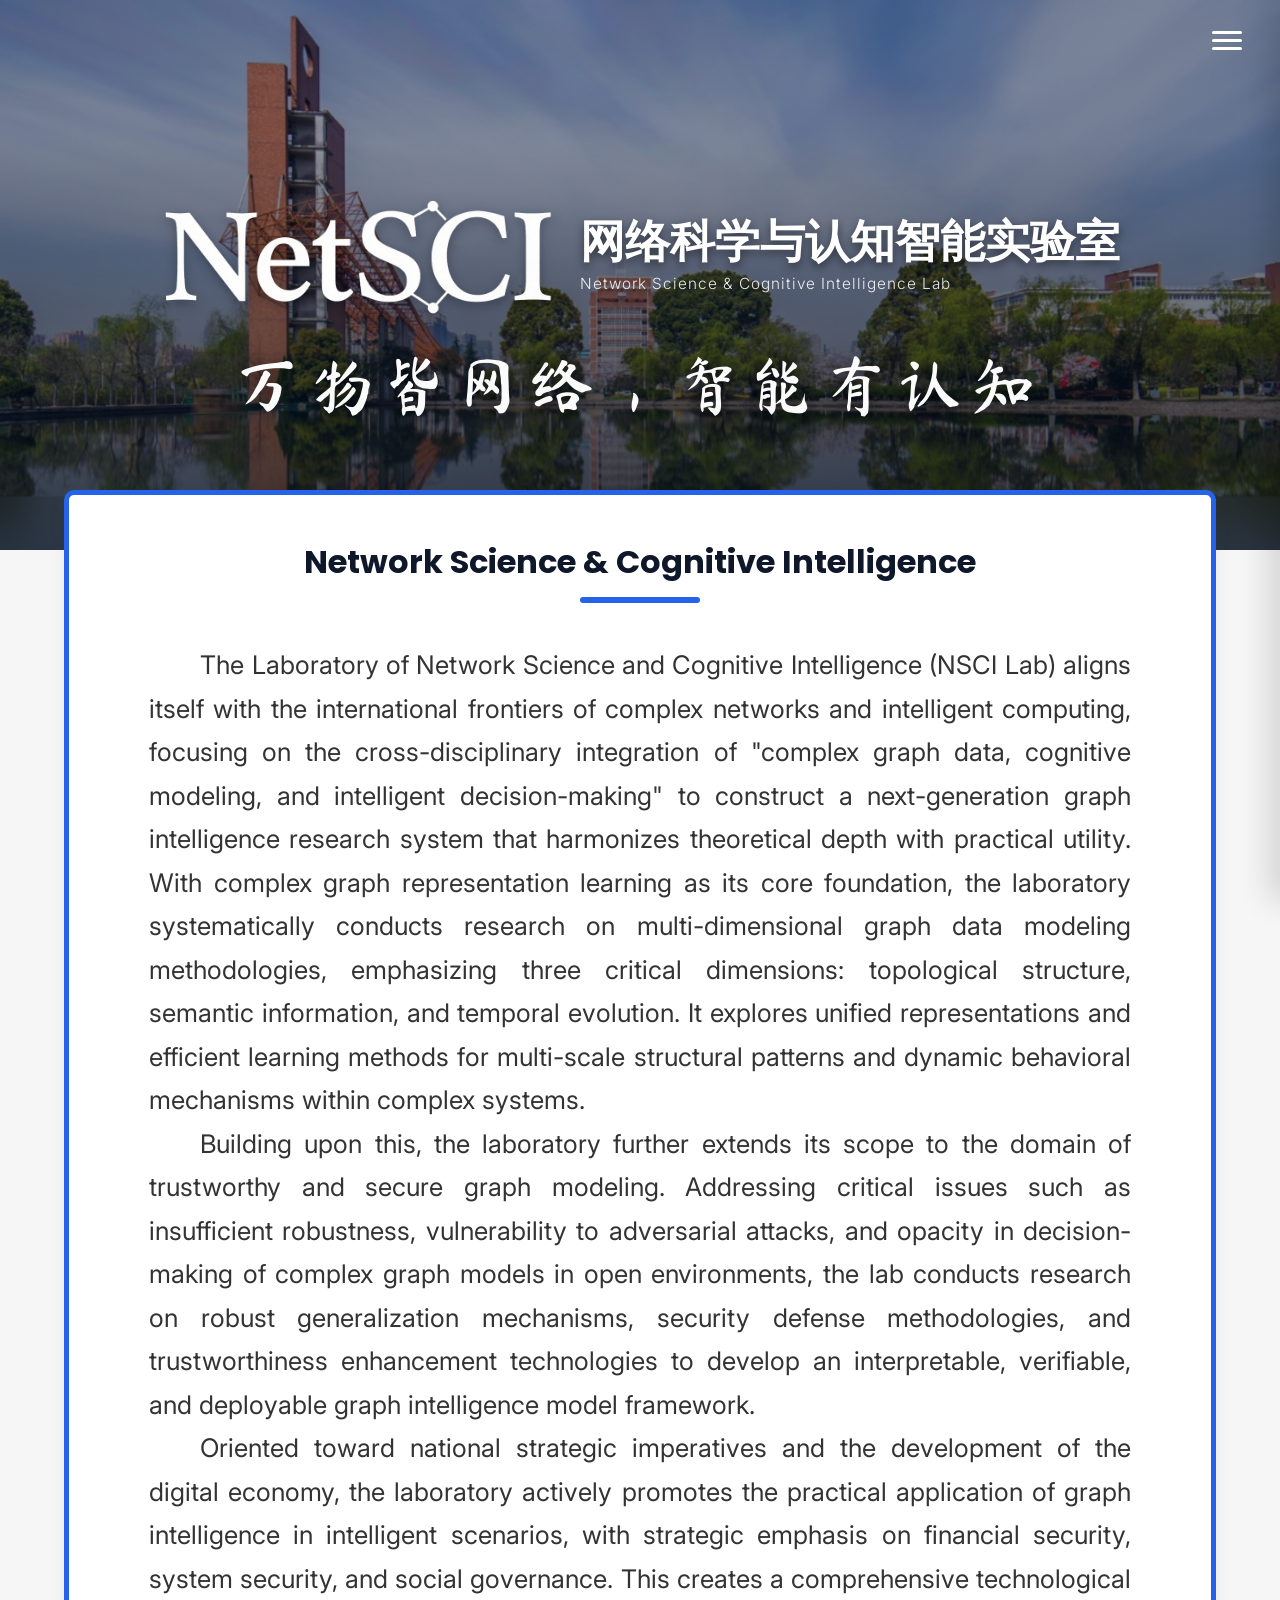
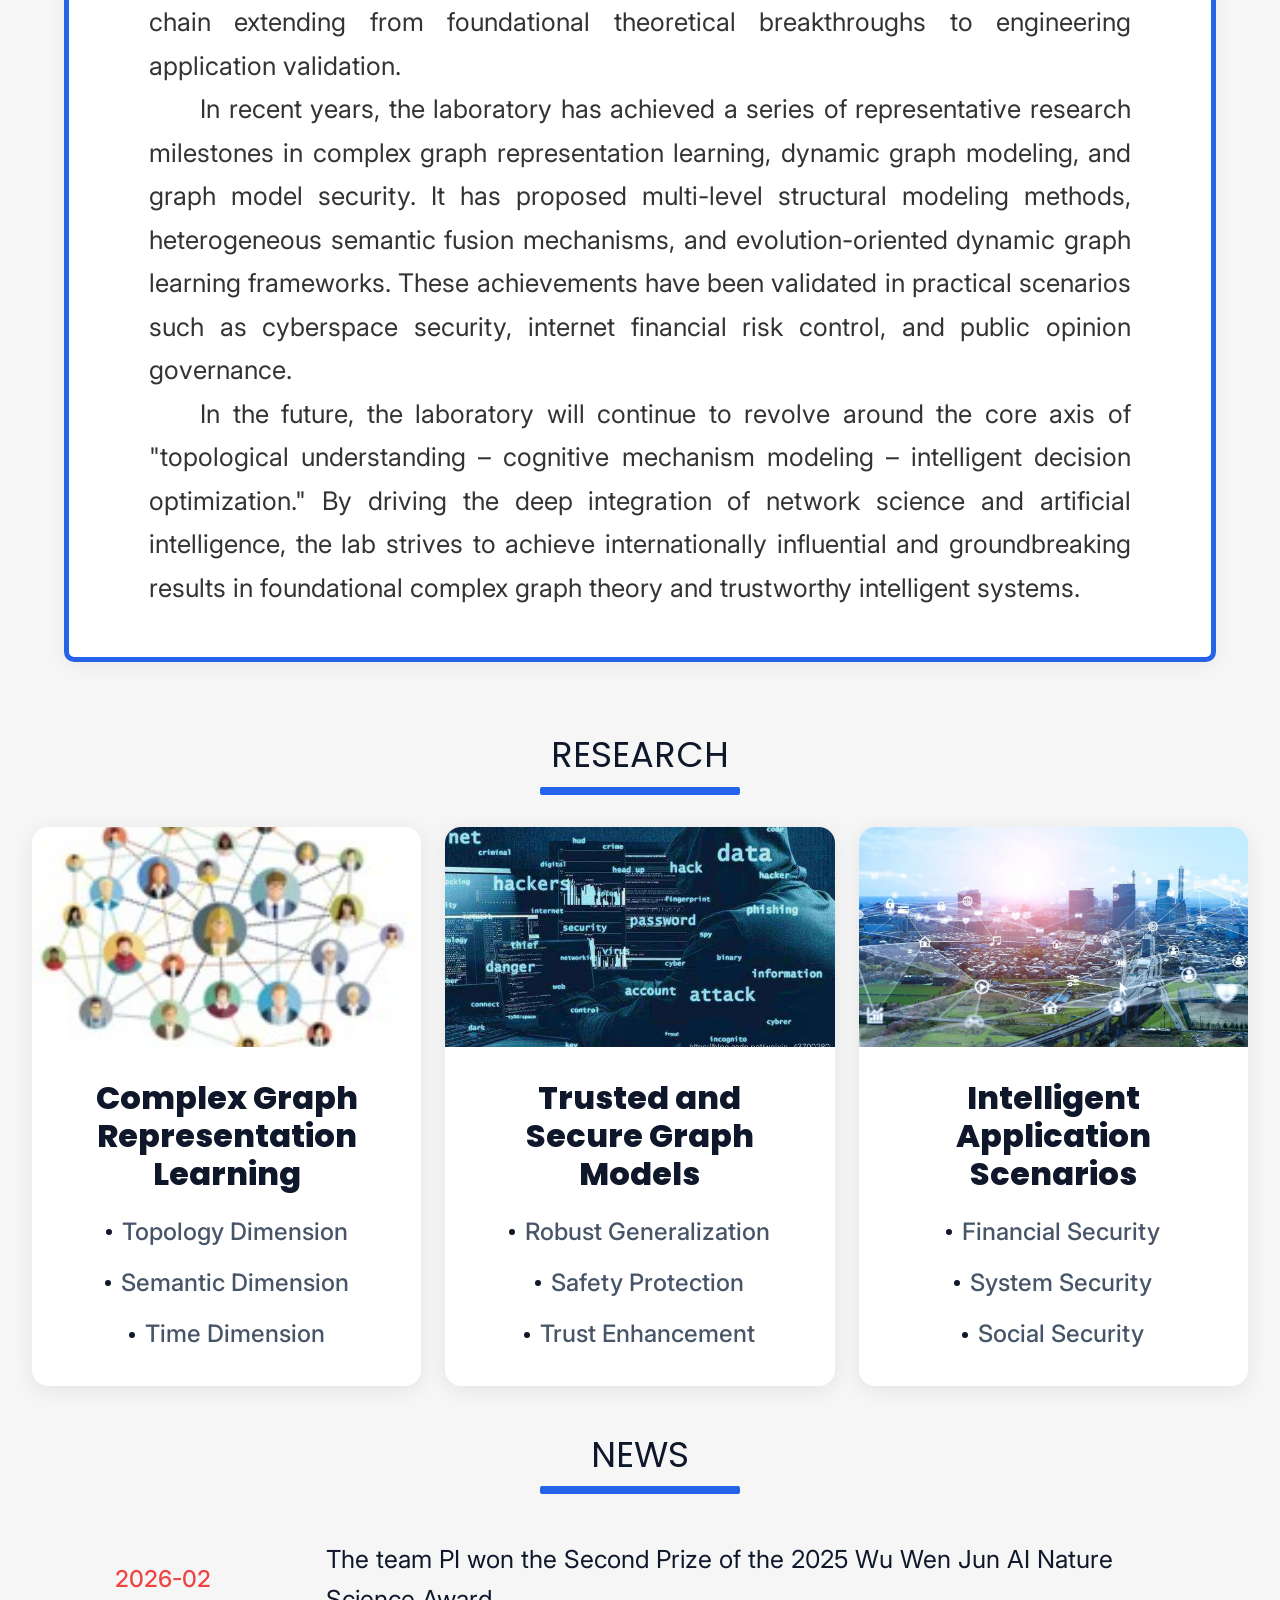
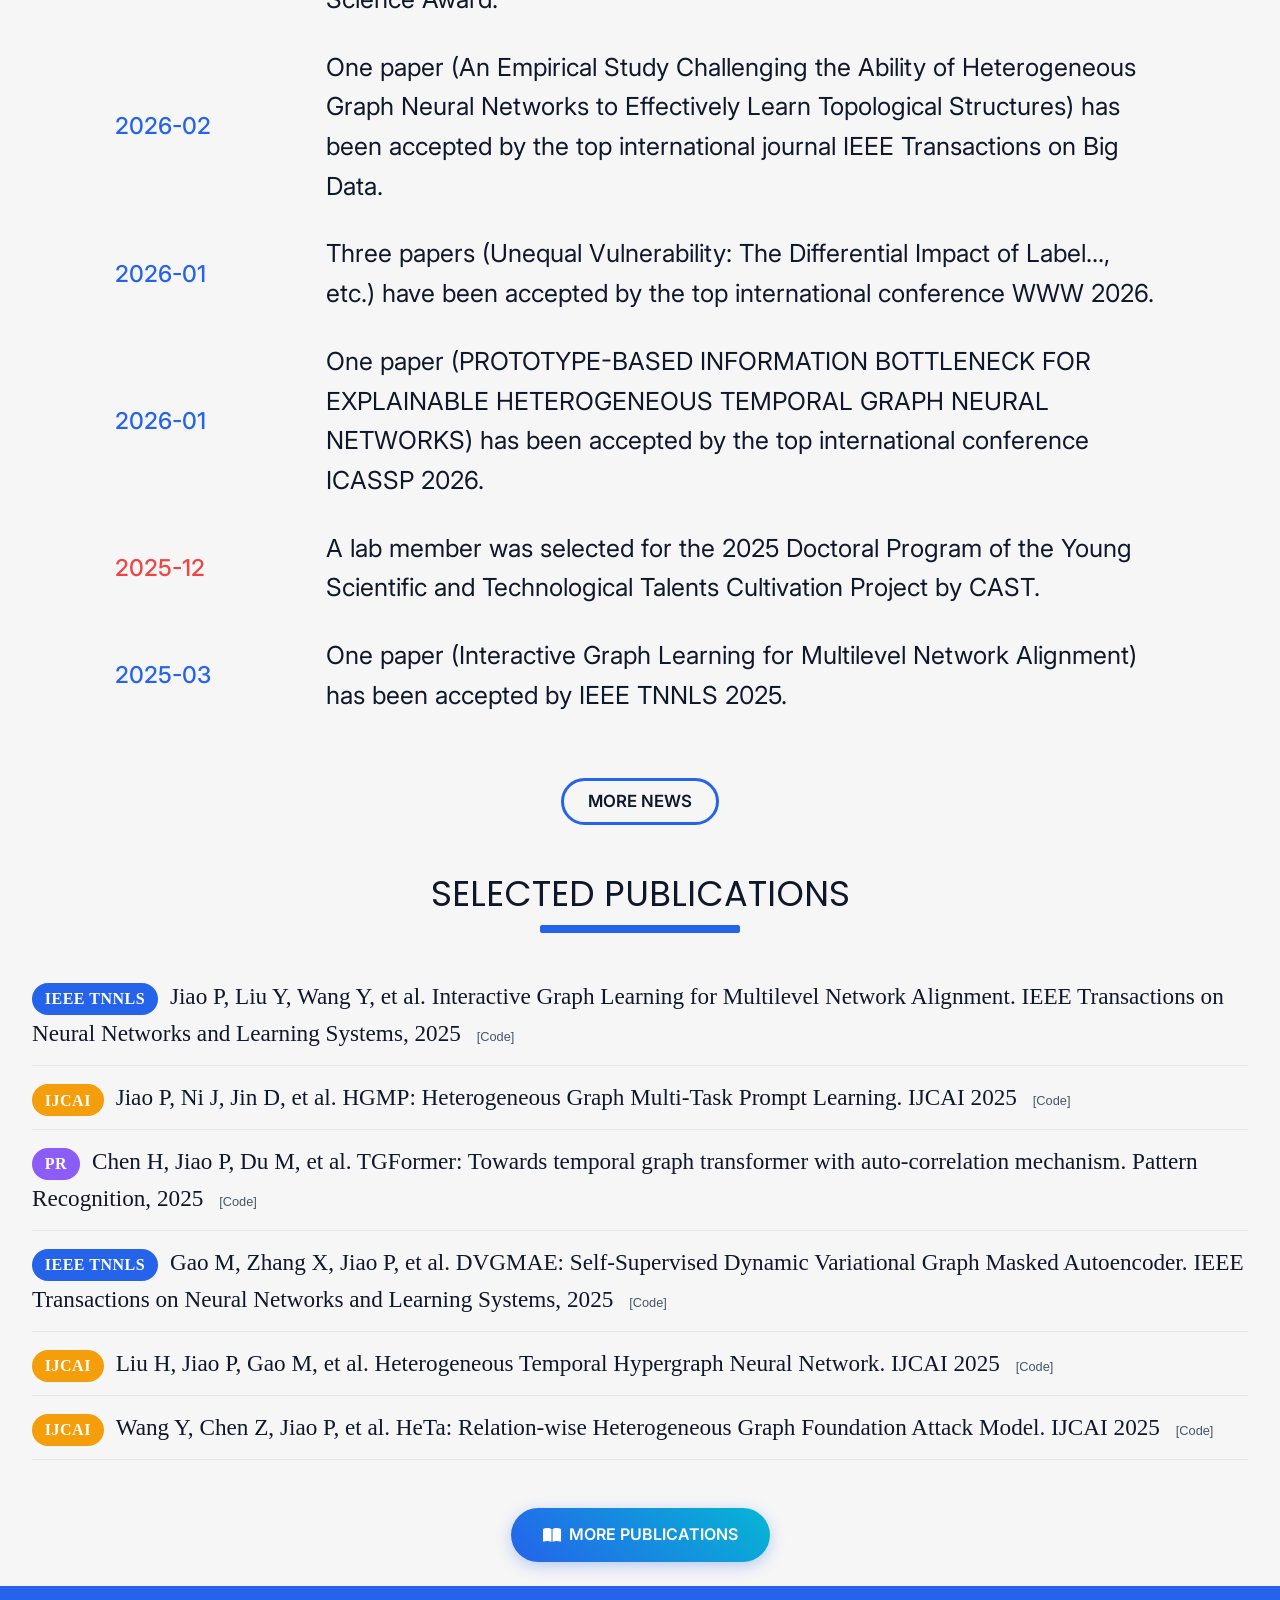
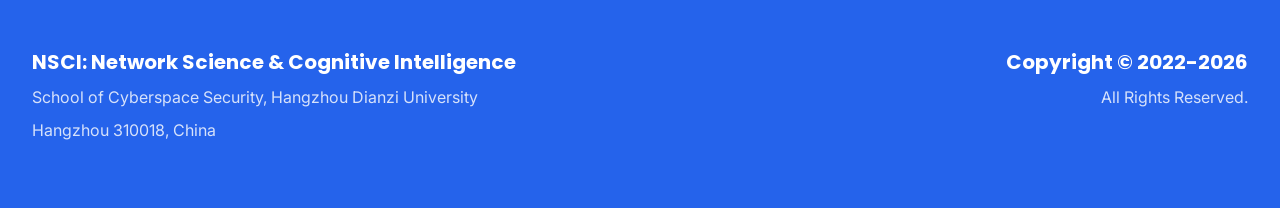
<file: index.html>
<!DOCTYPE html>
<html lang="en">
<head>
  <meta charset="UTF-8" />
  <meta name="viewport" content="width=device-width, initial-scale=1.0" />
  <meta name="description" content="Network Science & Cognitive Intelligence - NSCI Lab at Hangzhou Dianzi University, focusing on Graph Neural Networks, AI Security, and Graph Intelligence Applications." />
  <meta name="keywords" content="Graph Neural Networks, AI Security, Network Science, Machine Learning, HDU" />
  <meta name="author" content="Network Science & Cognitive Intelligence" />

  <title>NSCI - Network Science & Cognitive Intelligence | HDU</title>
  <link rel="icon" type="image/jpeg" href="fig/logot.png" />

  <link href="https://cdn.jsdelivr.net/npm/bootstrap@5.3.0/dist/css/bootstrap.min.css" rel="stylesheet" />
  <link rel="stylesheet" href="https://cdnjs.cloudflare.com/ajax/libs/font-awesome/6.4.0/css/all.min.css" />
  <link href="https://unpkg.com/aos@2.3.1/dist/aos.css" rel="stylesheet" />

  <link rel="preconnect" href="https://fonts.googleapis.com" />
  <link rel="preconnect" href="https://fonts.gstatic.com" crossorigin />
  <link href="https://fonts.googleapis.com/css2?family=Ma+Shan+Zheng&family=Poppins:wght@300;400;500;600;700;800;900&family=Inter:wght@300;400;500;600;700&display=swap" rel="stylesheet" />
  
  <style>
    /* ========================================
       🎨 GLOBAL STYLES (Synced with Chinese Version)
    ======================================== */
    :root {
      --primary: #2563eb;
      --secondary: #8b5cf6;
      --accent: #06b6d4;
      --success: #10b981;
      --warning: #f59e0b;
      --danger: #ef4444; 
      --dark: #0f172a;
      --light: #ffffff;
      --gray-100: #f1f5f9;
      --gray-200: #e2e8f0;
      --gray-300: #cbd5e1;
      --gray-600: #475569;
      --gray-900: #0f172a;
      --gradient-primary: linear-gradient(45deg, #2563eb, #06b6d4);
      --section-padding: 100px 0;
      --card-radius: 16px;
      --transition: all 0.3s cubic-bezier(0.4, 0, 0.2, 1);
    }

    * { margin: 0; padding: 0; box-sizing: border-box; }
    html { scroll-behavior: smooth; overflow-x: hidden; }
    body { font-family: 'Inter', sans-serif; color: var(--dark); background: #f6f6f6; line-height: 1.6; overflow-x: hidden; }
    h1, h2, h3, h4, h5, h6 { font-family: 'Poppins', sans-serif; font-weight: 700; line-height: 1.2; }

    /* Section Title Style */
    .section-title {
      font-size: 2.2rem; 
      font-weight: 400; 
      text-align: center; 
      margin-bottom: 2rem; 
      color: var(--dark); 
      position: relative;
    }

    .section-title::after {
      content: '';
      display: block;
      width: 200px; 
      height: 8px; 
      background: var(--primary); 
      margin: 10px auto 0 auto;
      border-radius: 2px;
    }
    
    .section { padding: 1.5rem 0; }
    .section-light { background: var(--light); }
    .container-custom { max-width: 1480px; margin: 0 auto; padding: 0 2rem; }
    .btn-primary-gradient {
      background: var(--gradient-primary); color: white; padding: 0.875rem 2rem; border-radius: 50px; text-decoration: none; font-weight: 600; display: inline-flex; align-items: center; gap: 0.5rem; transition: var(--transition); border: none; box-shadow: 0 4px 15px rgba(37, 99, 235, 0.3);
    }
    .btn-primary-gradient:hover { transform: translateY(-3px); box-shadow: 0 8px 25px rgba(37, 99, 235, 0.4); color: white; }

    /* ========================================
       1. Hero Area (Responsive Fix)
    ======================================== */
    .hero-wrapper {
      position: relative;
      height: 48vh; 
      min-height: 550px;
      width: 100%;
      background-image: url('fig/bg.jpg'); 
      background-size: cover;
      background-position: center bottom;
      background-attachment: scroll; 
      display: flex;
      flex-direction: column;
      align-items: center;
      justify-content: center;
      overflow: hidden;
      text-align: center;
      color: white;
    }

    .hero-overlay {
      position: absolute; top: 0; left: 0; right: 0; bottom: 0;
      background: rgba(10, 25, 47, 0.45);
      z-index: 1;
    }

    .hero-content-new {
      position: relative; 
      z-index: 2; 
      transform: translateY(-20px);
      padding: 0 1rem;
      display: flex;
      flex-direction: column;
      align-items: center;
      width: 100%;
    }

    .hero-header-group {
      display: flex;
      align-items: center;
      gap: 20px;
      margin-bottom: 1rem;
      margin-top: 80px;
    }

    .hero-big-logo {
      width: 400px;
      height: auto;
      filter: drop-shadow(0 4px 6px rgba(0,0,0,0.3));
    }

    .hero-text-group { text-align: left; }

    .hero-title-cn {
      font-size: clamp(1.8rem, 3.5vw, 2.8rem); 
      font-weight: 800; 
      margin-bottom: 0.2rem;
      text-shadow: 0 4px 10px rgba(0,0,0,0.5);
      line-height: 1.2;
      white-space: nowrap;
    }
    .hero-title-en {
      font-size: clamp(0.9rem, 1.2vw, 1.2rem); 
      font-weight: 300; 
      opacity: 0.9; 
      letter-spacing: 1px;
    }

    .calligraphy-text {
      font-family: 'Ma Shan Zheng', cursive;
      font-size: clamp(3rem, 5vw, 4.5rem);
      margin-top: 0rem;
      color: rgba(255,255,255,0.98);
      text-shadow: 0 5px 20px rgba(0,0,0,0.6); 
      letter-spacing: 0.15em;
      width: 100%;
      text-align: center;
    }

    /* ========================================
       2. Intro Card (Responsive Fix)
    ======================================== */
    .intro-container {
      position: relative;
      z-index: 10;
      margin: 0 auto;
      margin-top: -60px;
      margin-bottom: 3rem;
      width: 90%; 
      max-width: 1500px;
    }

    .intro-card {
      background: white;
      border-radius: 10px;
      padding: 3rem 5rem;
      border: 5px solid var(--primary);
      box-shadow: 0 5px 20px rgba(0,0,0,0.05);
      text-align: left;
    }

    .intro-title {
      text-align: center; font-size: 2rem; font-weight: 700; color: var(--dark); margin-bottom: 1rem;
    }

    .intro-divider {
      width: 120px; height: 6px; background: var(--primary); margin: 0 auto 2.5rem auto; border-radius: 3px;
    }

    .intro-body p {
      font-size: 1.6rem; 
      line-height: 1.7;
      color: #333; 
      margin-bottom: 0rem;
      text-indent: 2em; 
      text-align: justify;
    }

    @media (max-width: 1200px) {
      .intro-card { padding: 2.5rem 3rem; }
    }

    @media (max-width: 768px) {
      .hero-wrapper { height: 40vh; }
      .intro-container { width: 92%; margin-top: -30px; } 
      .intro-card { padding: 2rem 1.5rem; }
      .calligraphy-text { font-size: 2.5rem; letter-spacing: 0.05em; }
      .hero-header-group { flex-direction: column; text-align: center; }
      .hero-text-group { text-align: center; }
      .intro-body p { font-size: 1.2rem; }
    }

    /* ========================================
       3. Navbar Styles
    ======================================== */
    .navbar { 
      position: fixed; width: 100%; top: 0; z-index: 1000; 
      padding: 1.2rem 0; 
      transition: all 0.5s ease;
    }

    .navbar.transparent { 
      background: transparent; 
      box-shadow: none; 
      padding-top: 1.8rem; 
    }

    .navbar.solid { 
      background: rgba(255, 255, 255, 0.98); 
      box-shadow: 0 4px 30px rgba(0, 0, 0, 0.05); 
      backdrop-filter: blur(10px);
      -webkit-backdrop-filter: blur(10px);
      padding: 0.8rem 0;
    }

    .navbar-container { 
      width: 94%; 
      max-width: 1800px; 
      margin: 0 auto; 
      display: flex; 
      align-items: center; 
    }
    
    .navbar.transparent .navbar-container {
      justify-content: flex-end !important; 
    }
    .navbar.solid .navbar-container {
      justify-content: space-between !important;
    }

    .navbar-brand, .school-logo { display: flex; align-items: center; gap: 1rem; text-decoration: none; transition: all 0.3s ease; }
    
    .navbar-logo { height: 45px; width: auto; transition: var(--transition); }
    .school-logo { height: 38px; width: auto; margin-right: 1.5rem; transition: all 0.5s; }

    .navbar-brand-text { display: flex; flex-direction: column; white-space: nowrap;}
    .navbar-title { font-size: 1.2rem; font-weight: 700; font-family: 'Poppins', sans-serif; color: var(--dark); }
    .navbar-subtitle { font-size: 0.75rem; opacity: 0.8; color: var(--gray-600); }
    
    /* 🔥 智能自适应品牌逻辑 (SMART BRANDING LOGIC)
       当屏幕宽度小于 1650px (大部分笔记本) 时，
       1. 隐藏长标题
       2. 将 NSCI - HDU 放大、加黑、居中
    */
    @media (max-width: 1650px) {
      .navbar-title { 
        display: none !important; /* 强制隐藏长标题 */
      }
      
      .navbar-subtitle {
        font-size: 1.3rem !important;  /* 变大，接近原标题大小 */
        font-weight: 700 !important;   /* 加粗 */
        color: var(--dark) !important; /* 变黑 */
        opacity: 1 !important;         /* 取消透明度 */
        margin-top: 0 !important;
        letter-spacing: 0.5px;
      }
      
      /* 只有短标题时，稍微调整一下 Logo 大小让它更协调 */
      .navbar-logo {
        height: 40px !important;
      }
    }

    .navbar-menu { 
      display: flex; 
      align-items: center; 
      gap: 1.8rem; 
      list-style: none; margin: 0; padding: 0; 
    }
    
    .navbar-menu a { 
      text-decoration: none; 
      transition: all 0.3s ease; 
      position: relative; 
      padding: 0.5rem 0;
      font-family: 'Poppins', sans-serif;
      white-space: nowrap;
    }

    .navbar.transparent .navbar-menu a { 
      color: rgba(255, 255, 255, 0.65);
      font-weight: 450;
      font-size: 18px;
      letter-spacing: 0.5px;
    } 
    
    .navbar.transparent .navbar-menu a:hover,
    .navbar.transparent .navbar-menu a.active {
      color: #ffffff;
      opacity: 1;
      text-shadow: 0 0 10px rgba(255,255,255,0.3);
    }

    .navbar.solid .navbar-menu a { 
      color: var(--dark); 
      font-weight: 450;
      font-size: 18px;
    }
    
    .navbar-menu a::after { content: ''; position: absolute; bottom: 0; left: 0; width: 0; height: 1px; background: white; transition: width 0.3s; opacity: 0.8; }
    .navbar.solid .navbar-menu a::after { background: var(--gradient-primary); height: 2px; }
    .navbar-menu a:hover::after, .navbar-menu a.active::after { width: 100%; }
    
    /* Hamburger Button */
    .mobile-menu-btn { 
      display: none; 
      flex-direction: column; 
      justify-content: space-around; 
      width: 30px; 
      height: 24px; 
      background: transparent; 
      border: none; 
      cursor: pointer; 
      padding: 0; 
      z-index: 1001; 
      transition: var(--transition); 
    }
    
    .mobile-menu-btn span { 
      width: 100%; 
      height: 3px; 
      background: var(--dark); 
      border-radius: 10px; 
      transition: all 0.3s cubic-bezier(0.68, -0.55, 0.265, 1.55); 
      transform-origin: center; 
    }

    .navbar.transparent .mobile-menu-btn span { background: white; }
    .navbar.solid .mobile-menu-btn span,
    .mobile-menu-btn.active span { background: var(--dark); }

    /* Button Active State (X) */
    .mobile-menu-btn.active span:nth-child(1) { transform: translateY(10.5px) rotate(45deg); }
    .mobile-menu-btn.active span:nth-child(2) { opacity: 0; transform: translateX(-20px); }
    .mobile-menu-btn.active span:nth-child(3) { transform: translateY(-10.5px) rotate(-45deg); }

    /* Mobile Overlay */
    .mobile-overlay { 
      position: fixed; top: 0; left: 0; width: 100%; height: 100vh; 
      background: rgba(0, 0, 0, 0.6); 
      backdrop-filter: blur(5px); -webkit-backdrop-filter: blur(5px); 
      opacity: 0; visibility: hidden; 
      transition: all 0.3s ease; 
      z-index: 998; 
    }
    .mobile-overlay.active { opacity: 1; visibility: visible; }

    /* Mobile Responsive Logic */
    @media (max-width: 1400px) {
      .navbar.transparent .navbar-container { justify-content: space-between; }
      
      .mobile-menu-btn { display: flex; }
      
      .navbar-menu { 
        position: fixed; top: 0; right: 0; 
        width: 320px; 
        height: 100vh; 
        background: linear-gradient(135deg, #ffffff 0%, #f8fafc 100%); 
        flex-direction: column; 
        align-items: stretch; 
        padding: 6rem 2rem 2rem; 
        gap: 0.8rem; 
        box-shadow: -10px 0 30px rgba(0, 0, 0, 0.15); 
        transform: translateX(100%); 
        transition: transform 0.4s cubic-bezier(0.68, -0.55, 0.265, 1.55); 
        z-index: 999; 
        overflow-y: auto; 
        border-left: 1px solid rgba(0,0,0,0.05);
      }

      .navbar-menu.active { transform: translateX(0); }

      .navbar-menu li { opacity: 0; transform: translateX(50px); list-style: none; }
      .navbar-menu.active li { animation: slideInRight 0.5s ease forwards; }
      .navbar-menu.active li:nth-child(1) { animation-delay: 0.1s; }
      .navbar-menu.active li:nth-child(2) { animation-delay: 0.15s; }
      .navbar-menu.active li:nth-child(3) { animation-delay: 0.2s; }
      .navbar-menu.active li:nth-child(4) { animation-delay: 0.25s; }
      .navbar-menu.active li:nth-child(5) { animation-delay: 0.3s; }
      .navbar-menu.active li:nth-child(6) { animation-delay: 0.35s; }
      .navbar-menu.active li:nth-child(7) { animation-delay: 0.4s; }

      .navbar-menu a { 
        display: block; 
        width: 100%; 
        padding: 1rem 1.5rem; 
        font-size: 1.1rem; 
        font-weight: 600;
        color: var(--dark) !important; 
        border-radius: 12px; 
        background: white; 
        box-shadow: 0 4px 10px rgba(0, 0, 0, 0.03); 
        border: 1px solid var(--gray-100);
        transition: all 0.3s ease; 
        text-align: left;
      }

      .navbar-menu a:hover { 
        background: var(--gradient-primary); 
        color: white !important; 
        transform: translateX(5px); 
        box-shadow: 0 8px 20px rgba(37, 99, 235, 0.25); 
        border-color: transparent;
      }
      
      .navbar-menu a::after { display: none; }
    }

    @keyframes slideInRight { to { opacity: 1; transform: translateX(0); } }

    /* Navbar Left Group Logic */
    .navbar-container {
      display: flex;
      align-items: center;
    }

    .navbar-left-group {
      display: flex;
      align-items: center;
      gap: 1.5rem; 
    }

    .navbar.transparent .navbar-left-group {
      display: none;
    }

    .navbar.solid .navbar-left-group {
      display: flex;
    }

    .navbar.solid .school-logo {
      border-right: none; 
      padding-right: 0;   
      height: 48px;       
      width: auto;
    }

    .nav-divider {
      height: 25px;
      width: 1px;
      background-color: #cbd5e1; 
    }

    .navbar.solid .navbar-logo {
      height: 42px;       
    }


    /* ========================================
       4. News List Styles
    ======================================== */
    .news-list { 
      max-width: 1050px; 
      margin: 0 auto; 
      padding: 0; 
      list-style: none; 
    }

    .news-item {
      display: flex;
      justify-content: space-between;
      align-items: center; 
      padding: 0.88rem 0; 
      border-bottom: none; 
      transition: var(--transition);
      text-decoration: none; 
      color: var(--dark); 
    }

    @media (max-width: 992px) {
      .news-item {
        border-bottom: 1px solid var(--gray-200); 
        padding: 1.2rem 0; 
      }
    }

    .news-date {
      flex-shrink: 0;
      width: 115px; 
      font-size: 1.45rem;
      font-weight: 500;
      color: var(--danger); 
      margin-right: 6rem;
      letter-spacing: nowrap;
    }

    .news-title-link {
      flex-grow: 1;
      font-size: 1.55rem;
      font-weight: 400; 
      color: var(--dark);
      text-decoration: none;
      transition: color 0.3s;
    }

    .news-item:hover .news-title-link {
      color: var(--primary); 
    }
    
    .btn-outline-primary-new {
      padding: 0.45rem 1.5rem; 
      border-radius: 50px;
      text-decoration: none;
      font-weight: 600;
      display: inline-flex;
      align-items: center;
      gap: 0; 
      transition: var(--transition);
      color: var(--dark);
      border: 3px solid var(--primary); 
      background: transparent;
      font-size: 1.05rem;
    }
    .btn-outline-primary-new:hover {
      color: white;
      background: var(--primary);
      box-shadow: 0 4px 15px rgba(37, 99, 235, 0.3);
      transform: translateY(-2px);
    }

    /* ========================================
       5. Publications Styles
    ======================================== */
    .publications-list { 
      width: 100%;      
      max-width: none;  
      margin: 0 auto; 
      font-family: 'Times New Roman', Times, serif; 
    }
    
    .publication-item { 
      background: transparent; 
      border-radius: 0; 
      box-shadow: none; 
      border-left: none;
      padding: 0.8rem 0; 
      border-bottom: 1px solid #e4e6eb; 
      display: block; 
      text-align: left;
      transition: var(--transition);
    }
    
    .publication-content-wrapper {
      display: inline;
    }

    .publication-header { 
      display: inline; 
      margin-right: 8px;
    }
    
    .publication-badge { 
      display: inline-block;
      padding: 0.2rem 0.8rem; 
      border-radius: 50px;    
      font-size: 1.0rem; 
      font-weight: 700; 
      text-transform: uppercase; 
      letter-spacing: 0.5px; 
      color: white;
      vertical-align: middle;
      margin-top: -2px; 
    }
    
    .badge-pr { background: #8b5cf6; }  
    .badge-ieee { background: #2563eb; } 
    .badge-ijcai { background: #f59e0b; } 
    
    .publication-year { 
      display: none; 
    }
    
    .publication-title { 
      display: inline; 
      font-size: 1.45rem; 
      line-height: 1.6; 
      color: var(--dark); 
      font-weight: 400; 
    }
    
    .publication-title a { 
      color: var(--dark); 
      text-decoration: none; 
      transition: color 0.2s;
    }
    .publication-title a:hover { 
      color: var(--primary); 
      text-decoration: none; 
    }
    
    .pub-code-btn { 
      display: inline-block;
      margin-left: 10px;
      font-family: sans-serif; 
      font-size: 0.8rem;
      color: var(--gray-600);
      text-decoration: none;
      background: none;
      border: none;
      padding: 0;
    }
    
    .pub-code-btn:hover { 
      color: var(--primary);
      text-decoration: underline;
      transform: none; 
      box-shadow: none;
      background: none;
    }

    .research-card-link { text-decoration: none; color: inherit; display: block; height: 100%; }
    .research-card { 
      background: white; 
      border-radius: var(--card-radius); 
      overflow: hidden; 
      box-shadow: 0 4px 20px rgba(0, 0, 0, 0.08); 
      transition: var(--transition); 
      height: 100%; 
      position: relative; 
      cursor: pointer; 
      max-width: 400px;
      margin: 0 auto;
    }
    .research-card::before { content: ''; position: absolute; top: 0; left: 0; right: 0; height: 4px; background: var(--gradient-primary); transform: scaleX(0); transition: var(--transition); }
    .research-card:hover::before { transform: scaleX(1); }
    .research-card:hover { transform: translateY(-10px) rotateX(5deg); box-shadow: 0 20px 50px rgba(0, 0, 0, 0.15); }
    .research-image { width: 100%; height: 220px; object-fit: cover; transition: var(--transition); }
    .research-card:hover .research-image { transform: scale(1.1); }
    .research-image-container { overflow: hidden; position: relative; }
    .research-content { padding: 2rem; text-align: center; }
    
    .research-title { 
      font-size: 2rem; 
      font-weight: 800; 
      margin-bottom: 1.2rem; 
      color: var(--dark); 
    }

    .research-list {
      list-style: none;
      padding: 0;
      margin: 0;
      display: flex;
      flex-direction: column;
      align-items: center;
      gap: 0.8rem;
    }

    .research-list li {
      display: flex;
      align-items: center;
      gap: 10px;
      font-size: 1.5rem;
      font-weight: 500;
      color: var(--gray-600);
    }

    .research-list li::before {
      content: '';
      width: 6px;
      height: 6px;
      background-color: var(--dark); 
      border-radius: 50%;
      flex-shrink: 0;
    }
    
    .research-tags { display: none; }

    /* ========================================
       FOOTER (iMoon Style Refined)
    ======================================== */
    footer { 
      background: var(--primary); 
      color: white; 
      padding: 4rem 0; 
    }

    .imoon-footer {
      display: flex;
      justify-content: space-between;
      align-items: flex-start;
      max-width: 1480px;
      margin: 0 auto;
    }

    .footer-left, .footer-right {
      display: flex;
      flex-direction: column;
      gap: 0.5rem;
    }

    .footer-right {
      text-align: right; 
    }

    .footer-title {
      font-size: 1.25rem;
      font-weight: 700;
      margin-bottom: 0.2rem;
      color: white;
    }

    .footer-text {
      font-size: 1rem;
      opacity: 0.9;
      font-weight: 400;
      color: rgba(255, 255, 255, 0.9);
      font-family: 'Inter', sans-serif;
    }

    @media (max-width: 768px) {
      .imoon-footer {
        flex-direction: column;
        gap: 2rem;
        text-align: center;
        align-items: center;
      }
      .footer-right {
        text-align: center;
      }
    }

    .page-loader { position: fixed; top: 0; left: 0; width: 100%; height: 100%; background: white; display: flex; align-items: center; justify-content: center; z-index: 9999; transition: opacity 0.5s, visibility 0.5s; }
    .page-loader.hidden { opacity: 0; visibility: hidden; }
    .loader-spinner { width: 50px; height: 50px; border: 4px solid var(--gray-200); border-top-color: var(--primary); border-radius: 50%; animation: spin 1s linear infinite; }
    @keyframes spin { to { transform: rotate(360deg); } }
  </style>
</head>
<body>
  <div class="page-loader" id="pageLoader">
    <div class="loader-spinner"></div>
  </div>

  <nav class="navbar transparent" id="navbar">
    <div class="navbar-container">
      
      <div class="navbar-left-group">
        <img src="fig/hdu_logo.png" alt="HDU Logo" class="school-logo" />
        
        <div class="nav-divider"></div>

        <a href="#hero" class="navbar-brand">
          <img src="fig/logoz.png" alt="NSCI Logo" class="navbar-logo" />
          <div class="navbar-brand-text">
            <div class="navbar-title">Network Science & Cognitive Intelligence</div>
            <div class="navbar-subtitle">NSCI - HDU</div>
          </div>
        </a>
      </div>

      <ul class="navbar-menu" id="navbarMenu">
        <li><a href="#hero">HOME</a></li>
        <li><a href="#research">RESEARCH</a></li>
        <li><a href="#news">NEWS</a></li>
        <li><a href="#publications">PUBLICATIONS</a></li>
        <li><a href="members.html">MEMBERS</a></li>
        <li><a href="index_zh.html">中文</a></li>
      </ul>

      <button class="mobile-menu-btn" id="navbarToggle" aria-label="Toggle menu">
        <span></span>
        <span></span>
        <span></span>
      </button>
    </div>
  </nav>

  <div class="mobile-overlay" id="mobileOverlay"></div>

  <div class="hero-wrapper" id="hero">
    <div class="hero-overlay"></div>
    <div class="hero-content-new" data-aos="fade-in">
      
      <div class="hero-header-group">
        <img src="fig/logo.png" alt="NSCI Logo" class="hero-big-logo" />
        
        <div class="hero-text-group">
          <div class="hero-title-cn">网络科学与认知智能实验室</div>
          <div class="hero-title-en">Network Science & Cognitive Intelligence Lab</div>
        </div>
      </div>
      
      <div class="calligraphy-text">
        万物皆网络，智能有认知
      </div>
    </div>
  </div>

  <div class="intro-container">
    <div class="intro-card" data-aos="fade-up" data-aos-duration="1000">
      <h2 class="intro-title">Network Science & Cognitive Intelligence</h2>
      <div class="intro-divider"></div>
      
      <div class="intro-body" id="about">
        <p>
          The Laboratory of Network Science and Cognitive Intelligence (NSCI Lab) aligns itself with the international frontiers of complex networks and intelligent computing, focusing on the cross-disciplinary integration of "complex graph data, cognitive modeling, and intelligent decision-making" to construct a next-generation graph intelligence research system that harmonizes theoretical depth with practical utility. With complex graph representation learning as its core foundation, the laboratory systematically conducts research on multi-dimensional graph data modeling methodologies, emphasizing three critical dimensions: topological structure, semantic information, and temporal evolution. It explores unified representations and efficient learning methods for multi-scale structural patterns and dynamic behavioral mechanisms within complex systems.
        </p>  
        <p>
          Building upon this, the laboratory further extends its scope to the domain of trustworthy and secure graph modeling. Addressing critical issues such as insufficient robustness, vulnerability to adversarial attacks, and opacity in decision-making of complex graph models in open environments, the lab conducts research on robust generalization mechanisms, security defense methodologies, and trustworthiness enhancement technologies to develop an interpretable, verifiable, and deployable graph intelligence model framework.
        </p>  
        <p>
          Oriented toward national strategic imperatives and the development of the digital economy, the laboratory actively promotes the practical application of graph intelligence in intelligent scenarios, with strategic emphasis on financial security, system security, and social governance. This creates a comprehensive technological chain extending from foundational theoretical breakthroughs to engineering application validation.
        </p>
        <p>  
          In recent years, the laboratory has achieved a series of representative research milestones in complex graph representation learning, dynamic graph modeling, and graph model security. It has proposed multi-level structural modeling methods, heterogeneous semantic fusion mechanisms, and evolution-oriented dynamic graph learning frameworks. These achievements have been validated in practical scenarios such as cyberspace security, internet financial risk control, and public opinion governance.
        </p>
        <p>
          In the future, the laboratory will continue to revolve around the core axis of "topological understanding – cognitive mechanism modeling – intelligent decision optimization." By driving the deep integration of network science and artificial intelligence, the lab strives to achieve internationally influential and groundbreaking results in foundational complex graph theory and trustworthy intelligent systems.
        </p>
      </div>
    </div>
  </div>

  <section id="research" class="section">
    <div class="container-custom">
      <h2 class="section-title" data-aos="fade-up">RESEARCH</h2>

      <div class="row g-4">
        <div class="col-lg-4 col-md-6" data-aos="fade-up" data-aos-delay="0">
          <a href="research-complex-graph.html" class="research-card-link">
            <div class="research-card">
              <div class="research-image-container">
                <img src="fig/GNN.jpg" alt="复杂图表征学习" class="research-image" />
              </div>
              <div class="research-content">
                <h3 class="research-title">Complex Graph Representation Learning</h3>
                <ul class="research-list">
                  <li>Topology Dimension</li>
                  <li>Semantic Dimension</li>
                  <li>Time Dimension</li>
                </ul>
              </div>
            </div>
          </a>
        </div>

        <div class="col-lg-4 col-md-6" data-aos="fade-up" data-aos-delay="100">
          <a href="research-graph-security.html" class="research-card-link">
            <div class="research-card">
              <div class="research-image-container">
                <img src="fig/tml.jpg" alt="图模型可信安全" class="research-image" />
              </div>
              <div class="research-content">
                <h3 class="research-title">Trusted and Secure Graph Models</h3>
                <ul class="research-list">
                  <li>Robust Generalization</li>
                  <li>Safety Protection</li>
                  <li>Trust Enhancement</li>
                </ul>
              </div>
            </div>
          </a>
        </div>

        <div class="col-lg-4 col-md-6" data-aos="fade-up" data-aos-delay="200">
          <a href="research-graph-applications.html" class="research-card-link">
            <div class="research-card">
              <div class="research-image-container">
                <img src="fig/cps.jpg" alt="图智能应用" class="research-image" />
              </div>
              <div class="research-content">
                <h3 class="research-title">Intelligent Application Scenarios</h3>
                <ul class="research-list">
                  <li>Financial Security</li>
                  <li>System Security</li>
                  <li>Social Security</li>
                </ul>
              </div>
            </div>
          </a>
        </div>
      </div>
    </div>
  </section>

  <section id="news" class="section">
    <div class="container-custom">
      <h2 class="section-title" data-aos="fade-up">NEWS</h2>

      <div class="news-list">
        
        <a href="#" class="news-item" data-aos="fade-up" data-aos-delay="0">
          <div class="news-date" style="color: var(--danger);">2026-02</div>
          <div class="news-title-link">
            The team PI won the Second Prize of the 2025 Wu Wen Jun AI Nature Science Award.
          </div>
        </a>
        
        <a href="#" class="news-item" data-aos="fade-up" data-aos-delay="50">
          <div class="news-date" style="color: var(--primary);">2026-02</div>
          <div class="news-title-link">
            One paper (An Empirical Study Challenging the Ability of Heterogeneous Graph Neural Networks to Effectively Learn Topological Structures) has been accepted by the top international journal IEEE Transactions on Big Data.
          </div>
        </a>

        <a href="#" class="news-item" data-aos="fade-up" data-aos-delay="100">
          <div class="news-date" style="color: var(--primary);">2026-01</div>
          <div class="news-title-link">
            Three papers (Unequal Vulnerability: The Differential Impact of Label..., etc.) have been accepted by the top international conference WWW 2026.
          </div>
        </a>

        <a href="#" class="news-item" data-aos="fade-up" data-aos-delay="150">
          <div class="news-date" style="color: var(--primary);">2026-01</div>
          <div class="news-title-link">
            One paper (PROTOTYPE-BASED INFORMATION BOTTLENECK FOR EXPLAINABLE HETEROGENEOUS TEMPORAL GRAPH NEURAL NETWORKS) has been accepted by the top international conference ICASSP 2026.
          </div>
        </a>

        <a href="#" class="news-item" data-aos="fade-up" data-aos-delay="200">
          <div class="news-date" style="color: var(--danger);">2025-12</div>
          <div class="news-title-link">
            A lab member was selected for the 2025 Doctoral Program of the Young Scientific and Technological Talents Cultivation Project by CAST.
          </div>
        </a>

        <a href="#" class="news-item" data-aos="fade-up" data-aos-delay="250">
          <div class="news-date" style="color: var(--primary);">2025-03</div>
          <div class="news-title-link">
            One paper (Interactive Graph Learning for Multilevel Network Alignment) has been accepted by IEEE TNNLS 2025.
          </div>
        </a>

      </div>
      </div>

      <div class="text-center mt-5" data-aos="fade-up">
        <a href="news.html" class="btn-outline-primary-new">
           MORE NEWS
        </a>
      </div>
    </div>
  </section>

  <section id="publications" class="section">
    <div class="container-custom">
      <h2 class="section-title" data-aos="fade-up">SELECTED PUBLICATIONS</h2>

      <div class="publications-list">
          
          <div class="publication-item" data-aos="fade-up" data-aos-delay="0">
            <div class="publication-content-wrapper">
              <div class="publication-header">
                <span class="publication-badge badge-ieee">IEEE TNNLS</span>
                <span class="publication-year">2025</span> </div>
              <div class="publication-title">
                <a href="https://ieeexplore.ieee.org/abstract/document/11123717/" target="_blank">
                  Jiao P, Liu Y, Wang Y, et al. Interactive Graph Learning for Multilevel Network Alignment. IEEE Transactions on Neural Networks and Learning Systems, 2025
                </a>
              </div>
            </div>
            <a href="https://ieeexplore.ieee.org/abstract/document/11123717/" class="pub-code-btn" target="_blank">
              [Code]
            </a>
          </div>

          <div class="publication-item" data-aos="fade-up" data-aos-delay="50">
            <div class="publication-content-wrapper">
              <div class="publication-header">
                <span class="publication-badge badge-ijcai">IJCAI</span>
                <span class="publication-year">2025</span>
              </div>
              <div class="publication-title">
                <a href="https://arxiv.org/abs/2507.07405" target="_blank">
                  Jiao P, Ni J, Jin D, et al. HGMP: Heterogeneous Graph Multi-Task Prompt Learning. IJCAI 2025
                </a>
              </div>
            </div>
            <a href="https://arxiv.org/abs/2507.07405" class="pub-code-btn" target="_blank">
              [Code]
            </a>
          </div>

          <div class="publication-item" data-aos="fade-up" data-aos-delay="100">
            <div class="publication-content-wrapper">
              <div class="publication-header">
                <span class="publication-badge badge-pr">PR</span>
                <span class="publication-year">2025</span>
              </div>
              <div class="publication-title">
                <a href="https://www.sciencedirect.com/science/article/pii/S0031320325007137" target="_blank">
                  Chen H, Jiao P, Du M, et al. TGFormer: Towards temporal graph transformer with auto-correlation mechanism. Pattern Recognition, 2025
                </a>
              </div>
            </div>
            <a href="https://github.com/cspjiao/TGFormer" class="pub-code-btn" target="_blank">
              [Code]
            </a>
          </div>

          <div class="publication-item" data-aos="fade-up" data-aos-delay="150">
            <div class="publication-content-wrapper">
              <div class="publication-header">
                <span class="publication-badge badge-ieee">IEEE TNNLS</span>
                <span class="publication-year">2025</span>
              </div>
              <div class="publication-title">
                <a href="https://ieeexplore.ieee.org/abstract/document/11061250/" target="_blank">
                  Gao M, Zhang X, Jiao P, et al. DVGMAE: Self-Supervised Dynamic Variational Graph Masked Autoencoder. IEEE Transactions on Neural Networks and Learning Systems, 2025
                </a>
              </div>
            </div>
            <a href="https://ieeexplore.ieee.org/abstract/document/11061250/" class="pub-code-btn" target="_blank">
              [Code]
            </a>
          </div>

          <div class="publication-item" data-aos="fade-up" data-aos-delay="200">
            <div class="publication-content-wrapper">
              <div class="publication-header">
                <span class="publication-badge badge-ijcai">IJCAI</span>
                <span class="publication-year">2025</span>
              </div>
              <div class="publication-title">
                <a href="https://arxiv.org/abs/2506.17312" target="_blank">
                  Liu H, Jiao P, Gao M, et al. Heterogeneous Temporal Hypergraph Neural Network. IJCAI 2025
                </a>
              </div>
            </div>
            <a href="https://arxiv.org/abs/2506.17312" class="pub-code-btn" target="_blank">
              [Code]
            </a>
          </div>

          <div class="publication-item" data-aos="fade-up" data-aos-delay="250">
            <div class="publication-content-wrapper">
              <div class="publication-header">
                <span class="publication-badge badge-ijcai">IJCAI</span>
                <span class="publication-year">2025</span>
              </div>
              <div class="publication-title">
                <a href="https://arxiv.org/abs/2506.07428" target="_blank">
                  Wang Y, Chen Z, Jiao P, et al. HeTa: Relation-wise Heterogeneous Graph Foundation Attack Model. IJCAI 2025
                </a>
              </div>
            </div>
            <a href="https://arxiv.org/abs/2506.07428" class="pub-code-btn" target="_blank">
              [Code]
            </a>
          </div>
      </div>

      <div class="text-center mt-5" data-aos="fade-up">
        <a href="publication.html" class="btn-primary-gradient">
          <i class="fas fa-book-open"></i> MORE PUBLICATIONS
        </a>
      </div>
    </div>
  </section>

  <footer>
    <div class="container-custom">
      <div class="imoon-footer">
        
        <div class="footer-left">
          <h3 class="footer-title">NSCI: Network Science & Cognitive Intelligence</h3>
          <div class="footer-text">School of Cyberspace Security, Hangzhou Dianzi University</div>
          <div class="footer-text">Hangzhou 310018, China</div>
        </div>

        <div class="footer-right">
          <h3 class="footer-title">Copyright © 2022-2026</h3>
          <div class="footer-text">All Rights Reserved.</div>
        </div>

      </div>
    </div>
  </footer>

  <script src="https://cdn.jsdelivr.net/npm/bootstrap@5.3.0/dist/js/bootstrap.bundle.min.js"></script>
  <script src="https://unpkg.com/aos@2.3.1/dist/aos.js"></script>

  <script>
    AOS.init({ duration: 800, once: true, offset: 100 });
    
    // Page Loader
    window.addEventListener('load', function() {
      const loader = document.getElementById('pageLoader');
      setTimeout(() => { loader.classList.add('hidden'); }, 500);
    });

    // Navbar
    const navbar = document.getElementById('navbar');
    
    window.addEventListener('scroll', function() {
      if (window.scrollY > 100) {
        navbar.classList.remove('transparent');
        navbar.classList.add('solid');
      } else {
        navbar.classList.add('transparent');
        navbar.classList.remove('solid');
      }
    });

    // 汉堡按钮逻辑
    const toggle = document.getElementById('navbarToggle');
    const menu = document.getElementById('navbarMenu');
    const overlay = document.getElementById('mobileOverlay');
    const menuLinks = menu.querySelectorAll('a'); 

    function toggleMenu() {
      toggle.classList.toggle('active'); 
      menu.classList.toggle('active');   
      overlay.classList.toggle('active'); 
      
      if (menu.classList.contains('active')) {
        document.body.style.overflow = 'hidden';
      } else {
        document.body.style.overflow = '';
      }
    }

    function closeMenu() {
      toggle.classList.remove('active');
      menu.classList.remove('active');
      overlay.classList.remove('active');
      document.body.style.overflow = '';
    }

    toggle.addEventListener('click', toggleMenu);
    overlay.addEventListener('click', closeMenu);

    menuLinks.forEach(link => {
      link.addEventListener('click', closeMenu);
    });

    window.addEventListener('resize', () => {
      if (window.innerWidth > 1400) {
        closeMenu();
      }
    });
  </script>
</body>
</html>
</file>
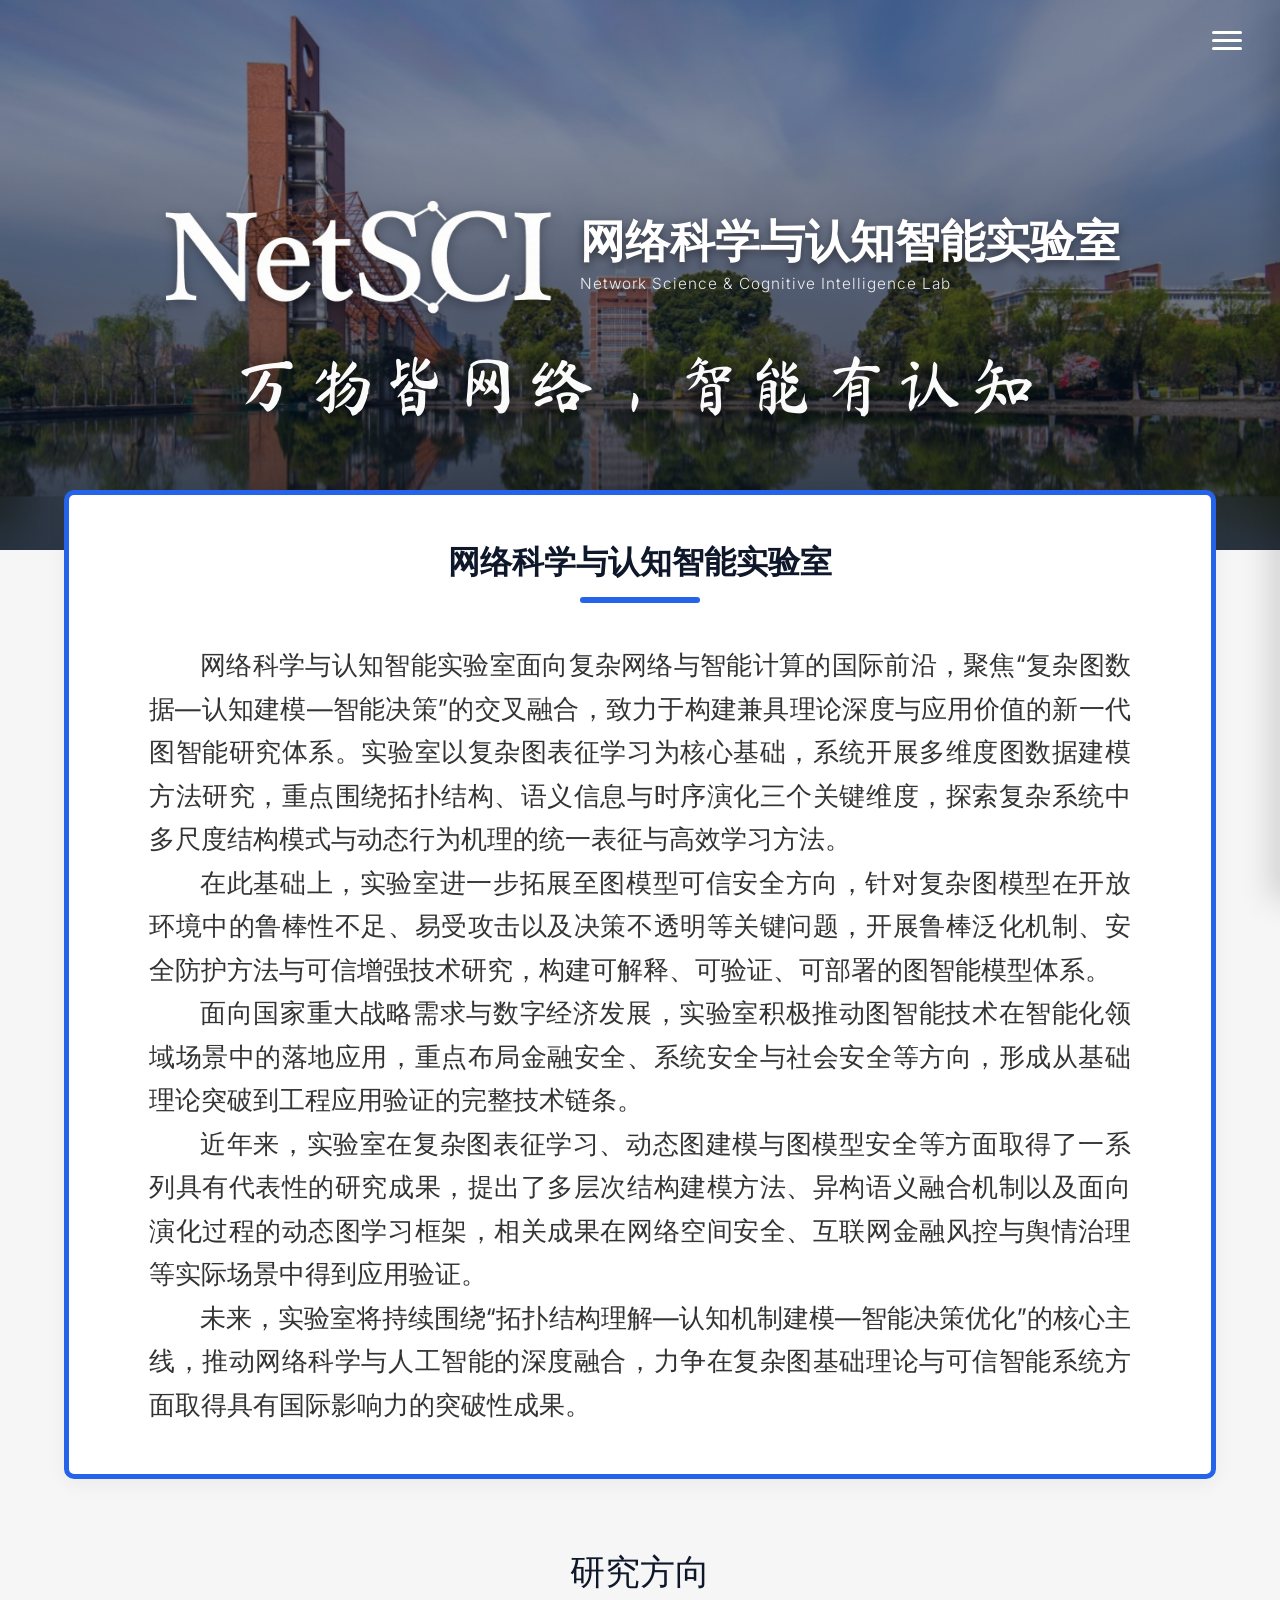
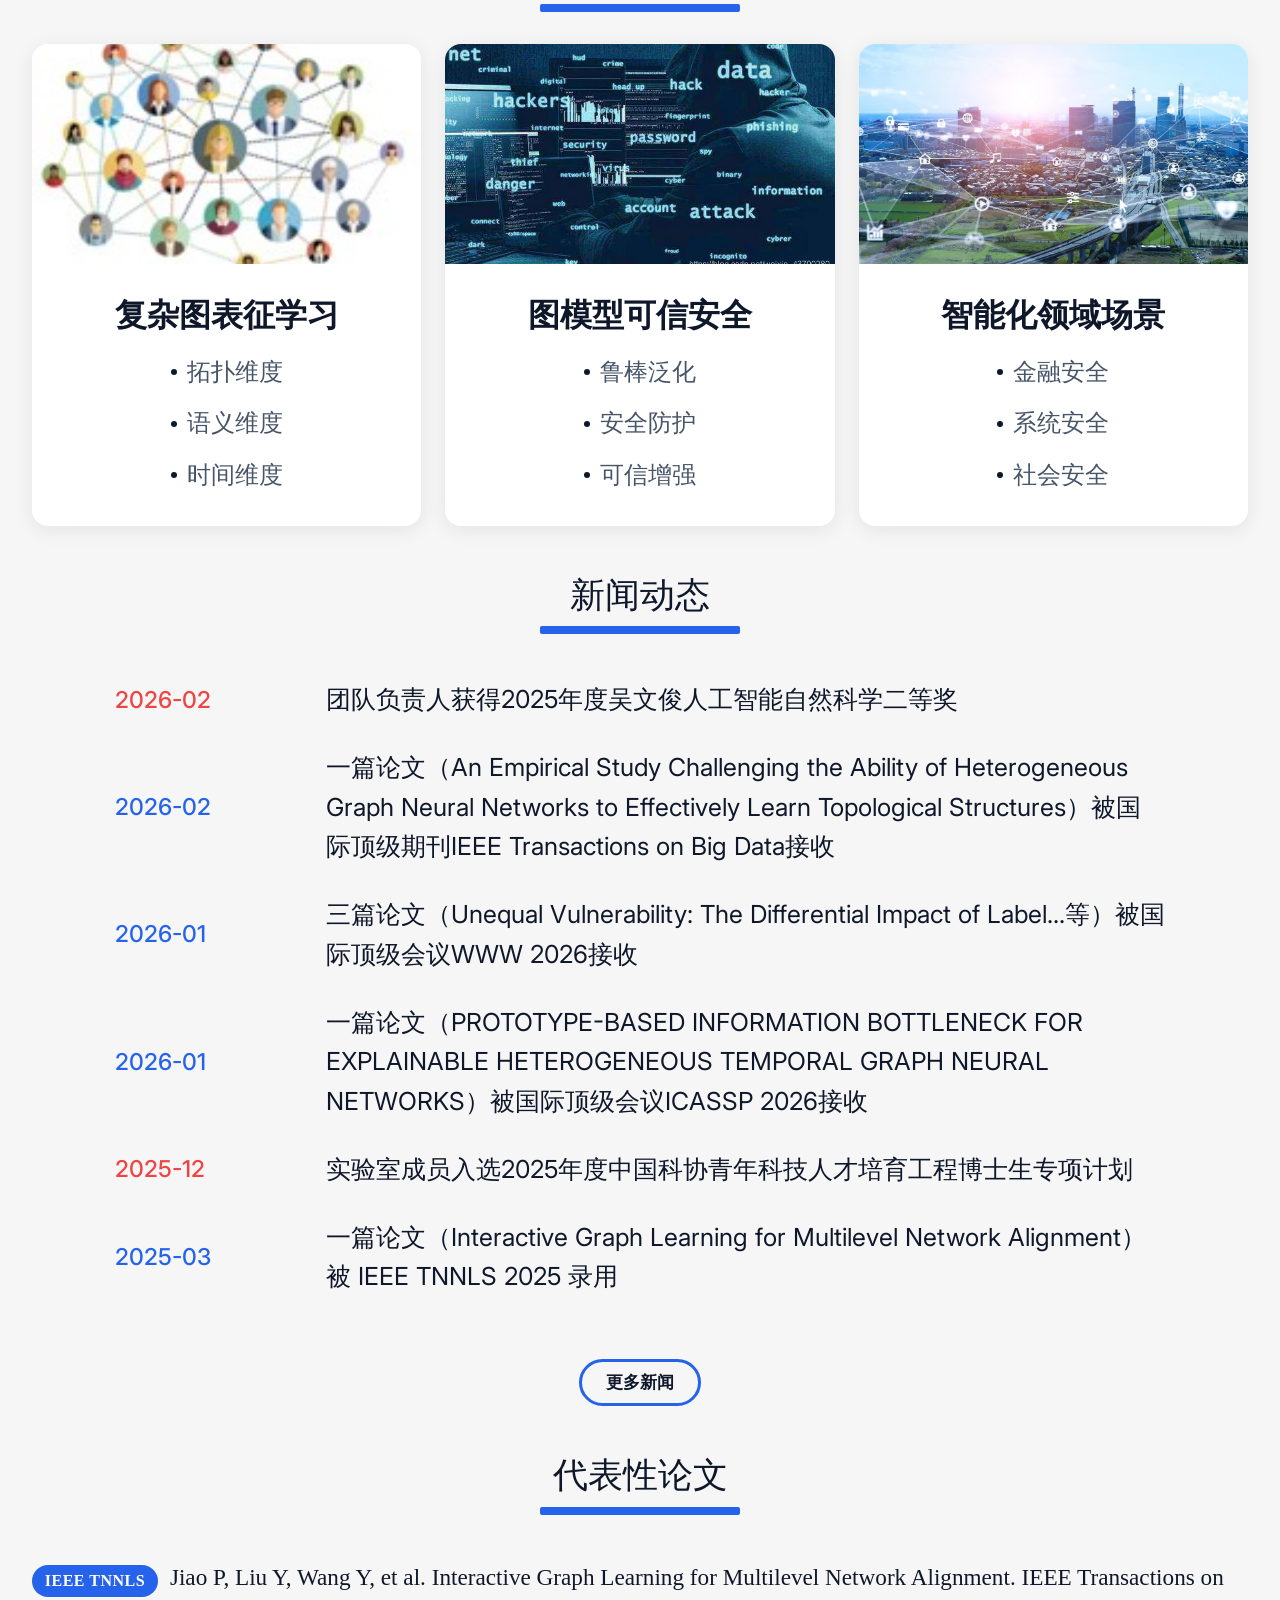
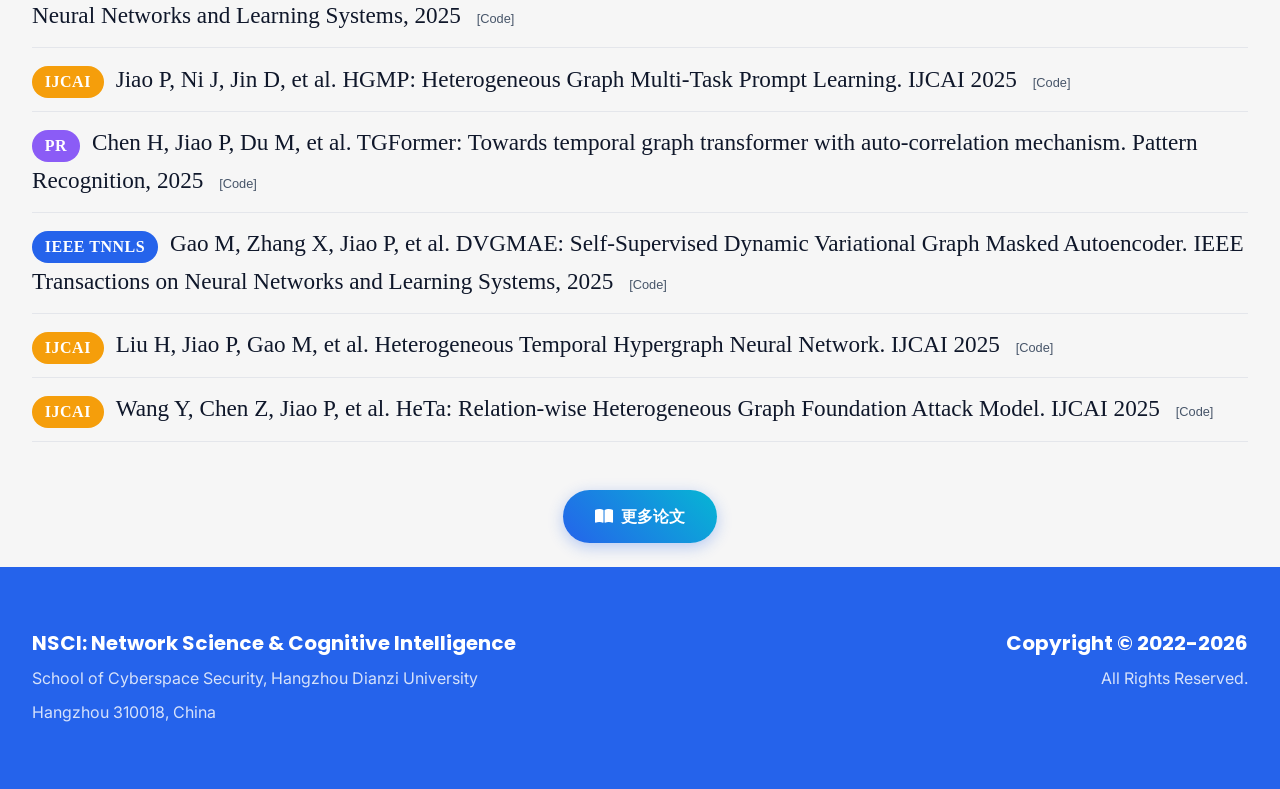
<file: index_zh.html>
<!DOCTYPE html>
<html lang="zh-CN">
<head>
  <meta charset="UTF-8" />
  <meta name="viewport" content="width=device-width, initial-scale=1.0" />
  <meta name="description" content="Network Science & Cognitive Intelligence - 杭州电子科技大学网络科学与认知智能实验室，专注于图神经网络、AI安全和图智能应用研究" />
  <meta name="keywords" content="图神经网络, AI安全, 网络科学, 机器学习, 杭州电子科技大学" />
  <meta name="author" content="Network Science & Cognitive Intelligence" />

  <title>NSCI - Network Science & Cognitive Intelligence | HDU</title>
  <link rel="icon" type="image/jpeg" href="fig/logot.png" />

  <link href="https://cdn.jsdelivr.net/npm/bootstrap@5.3.0/dist/css/bootstrap.min.css" rel="stylesheet" />

  <link rel="stylesheet" href="https://cdnjs.cloudflare.com/ajax/libs/font-awesome/6.4.0/css/all.min.css" />

  <link href="https://unpkg.com/aos@2.3.1/dist/aos.css" rel="stylesheet" />

  <link rel="preconnect" href="https://fonts.googleapis.com" />
  <link rel="preconnect" href="https://fonts.gstatic.com" crossorigin />
  <link href="https://fonts.googleapis.com/css2?family=Ma+Shan+Zheng&family=Poppins:wght@300;400;500;600;700;800;900&family=Inter:wght@300;400;500;600;700&display=swap" rel="stylesheet" />
  
  <style>
    /* ========================================
       🎨 GLOBAL STYLES
    ======================================== */
    :root {
      --primary: #2563eb;
      --secondary: #8b5cf6;
      --accent: #06b6d4;
      --success: #10b981;
      --warning: #f59e0b;
      --danger: #ef4444; /* 用于新闻日期文字 */
      --dark: #0f172a;
      --light: #ffffff;
      --gray-100: #f1f5f9;
      --gray-200: #e2e8f0;
      --gray-300: #cbd5e1;
      --gray-600: #475569;
      --gray-900: #0f172a;
      --gradient-primary: linear-gradient(45deg, #2563eb, #06b6d4);
      --section-padding: 100px 0;
      --card-radius: 16px;
      --transition: all 0.3s cubic-bezier(0.4, 0, 0.2, 1);
    }

    * { margin: 0; padding: 0; box-sizing: border-box; }
    html { scroll-behavior: smooth; overflow-x: hidden; }
    body { font-family: 'Inter', sans-serif; color: var(--dark); background: #f6f6f6; line-height: 1.6; overflow-x: hidden; }
    h1, h2, h3, h4, h5, h6 { font-family: 'Poppins', sans-serif; font-weight: 700; line-height: 1.2; }

    /* 黑色标题 + 下划线样式 */
    .section-title {
      font-size: 2.2rem; 
      font-weight: 400; 
      text-align: center; 
      margin-bottom: 2rem; 
      color: var(--dark); 
      position: relative;
    }

    .section-title::after {
      content: '';
      display: block;
      width: 200px; 
      height: 8px; 
      background: var(--primary); 
      margin: 10px auto 0 auto;
      border-radius: 2px;
    }
    
    .section { padding: 1.5rem 0; }
    .section-light { background: var(--light); }
    .container-custom { max-width: 1480px; margin: 0 auto; padding: 0 2rem; }
    .btn-primary-gradient {
      background: var(--gradient-primary); color: white; padding: 0.875rem 2rem; border-radius: 50px; text-decoration: none; font-weight: 600; display: inline-flex; align-items: center; gap: 0.5rem; transition: var(--transition); border: none; box-shadow: 0 4px 15px rgba(37, 99, 235, 0.3);
    }
    .btn-primary-gradient:hover { transform: translateY(-3px); box-shadow: 0 8px 25px rgba(37, 99, 235, 0.4); color: white; }

    /* ========================================
       1. Hero 区域 (适配修复)
    ======================================== */
    .hero-wrapper {
      position: relative;
      height: 48vh; 
      /* ✅ 修复1：增加最小高度，防止在矮屏幕（如笔记本）上被压扁 */
      min-height: 550px;
      width: 100%;
      background-image: url('fig/bg.jpg'); 
      background-size: cover;
      background-position: center bottom;
      background-attachment: scroll; 
      display: flex;
      flex-direction: column;
      align-items: center;
      justify-content: center;
      overflow: hidden;
      text-align: center;
      color: white;
    }

    .hero-overlay {
      position: absolute; top: 0; left: 0; right: 0; bottom: 0;
      background: rgba(10, 25, 47, 0.45);
      z-index: 1;
    }

    .hero-content-new {
      position: relative; 
      z-index: 2; 
      transform: translateY(-20px);
      padding: 0 1rem;
      display: flex;
      flex-direction: column;
      align-items: center;
      width: 100%;
    }

    .hero-header-group {
      display: flex;
      align-items: center;
      gap: 20px;
      margin-bottom: 1rem;
      margin-top: 80px;
    }

    .hero-big-logo {
      width: 400px;
      height: auto;
      filter: drop-shadow(0 4px 6px rgba(0,0,0,0.3));
    }

    .hero-text-group { text-align: left; }

    .hero-title-cn {
      font-size: clamp(1.8rem, 3.5vw, 2.8rem); 
      font-weight: 800; 
      margin-bottom: 0.2rem;
      text-shadow: 0 4px 10px rgba(0,0,0,0.5);
      line-height: 1.2;
      white-space: nowrap;
    }
    .hero-title-en {
      font-size: clamp(0.9rem, 1.2vw, 1.2rem); 
      font-weight: 300; 
      opacity: 0.9; 
      letter-spacing: 1px;
    }

    .calligraphy-text {
      font-family: 'Ma Shan Zheng', cursive;
      font-size: clamp(3rem, 5vw, 4.5rem);
      margin-top: 0rem;
      color: rgba(255,255,255,0.98);
      text-shadow: 0 5px 20px rgba(0,0,0,0.6); 
      letter-spacing: 0.15em;
      width: 100%;
      text-align: center;
    }

    /* ========================================
       2. 简介卡片 (适配修复)
    ======================================== */
    .intro-container {
      position: relative;
      z-index: 10;
      margin: 0 auto;
      margin-top: -60px;
      margin-bottom: 3rem;
      
      /* ✅ 修复2：使用弹性宽度逻辑，小屏占90%，大屏不超过1500px */
      width: 90%; 
      max-width: 1500px;
    }

    .intro-card {
      background: white;
      border-radius: 10px;
      padding: 3rem 5rem;
      border: 5px solid var(--primary);
      box-shadow: 0 5px 20px rgba(0,0,0,0.05);
      text-align: left;
    }

    .intro-title {
      text-align: center; font-size: 2rem; font-weight: 700; color: var(--dark); margin-bottom: 1rem;
    }

    .intro-divider {
      width: 120px; height: 6px; background: var(--primary); margin: 0 auto 2.5rem auto; border-radius: 3px;
    }

    .intro-body p {
      font-size: 1.6rem; 
      line-height: 1.7;
      color: #333; 
      margin-bottom: 0rem;
      text-indent: 2em; 
      text-align: justify;
    }

    @media (max-width: 1200px) {
      /* .intro-container { width: 85%; }  <- 这一行可以去掉了，上面已经改为90%全局适配 */
      .intro-card { padding: 2.5rem 3rem; }
    }

    @media (max-width: 768px) {
      .hero-wrapper { height: 40vh; }
      .intro-container { width: 92%; margin-top: -30px; } 
      .intro-card { padding: 2rem 1.5rem; }
      .calligraphy-text { font-size: 2.5rem; letter-spacing: 0.05em; }
      .hero-header-group { flex-direction: column; text-align: center; }
      .hero-text-group { text-align: center; }
      .intro-body p { font-size: 1.2rem; }
    }

    /* ========================================
       3. 导航栏样式 (汉堡动画更新)
    ======================================== */
    .navbar { 
      position: fixed; width: 100%; top: 0; z-index: 1000; 
      padding: 1.2rem 0; 
      transition: all 0.5s ease;
    }

    .navbar.transparent { 
      background: transparent; 
      box-shadow: none; 
      padding-top: 1.8rem; 
    }

    .navbar.solid { 
      background: rgba(255, 255, 255, 0.98); 
      box-shadow: 0 4px 30px rgba(0, 0, 0, 0.05); 
      backdrop-filter: blur(10px);
      -webkit-backdrop-filter: blur(10px);
      padding: 0.8rem 0;
    }

    .navbar-container { 
      width: 94%; 
      max-width: 1800px; 
      margin: 0 auto; 
      display: flex; 
      align-items: center; 
    }
    
    .navbar.transparent .navbar-container {
      justify-content: flex-end !important; 
    }
    .navbar.solid .navbar-container {
      justify-content: space-between !important;
    }

    .navbar-brand, .school-logo { display: flex; align-items: center; gap: 1rem; text-decoration: none; transition: all 0.3s ease; }
    
    .navbar-logo { height: 45px; width: auto; transition: var(--transition); }
    .school-logo { height: 38px; width: auto; margin-right: 1.5rem; transition: all 0.5s; }

    .navbar-brand-text { display: flex; flex-direction: column; white-space: nowrap;}
    .navbar-title { font-size: 1.2rem; font-weight: 700; font-family: 'Poppins', sans-serif; color: var(--dark); }
    .navbar-subtitle { font-size: 0.75rem; opacity: 0.8; color: var(--gray-600); }
    
    .navbar-menu { 
      display: flex; 
      align-items: center; 
      gap: 3.5rem; 
      list-style: none; margin: 0; padding: 0; 
    }
    
    .navbar-menu a { 
      text-decoration: none; 
      transition: all 0.3s ease; 
      position: relative; 
      padding: 0.5rem 0;
      font-family: 'Poppins', sans-serif;
      white-space: nowrap;
    }

    .navbar.transparent .navbar-menu a { 
      color: rgba(255, 255, 255, 0.65);
      font-weight: 450;
      font-size: 18px;
      letter-spacing: 0.5px;
    } 
    
    .navbar.transparent .navbar-menu a:hover,
    .navbar.transparent .navbar-menu a.active {
      color: #ffffff;
      opacity: 1;
      text-shadow: 0 0 10px rgba(255,255,255,0.3);
    }

    .navbar.solid .navbar-menu a { 
      color: var(--dark); 
      font-weight: 450;
      font-size: 18px;
    }
    
    .navbar-menu a::after { content: ''; position: absolute; bottom: 0; left: 0; width: 0; height: 1px; background: white; transition: width 0.3s; opacity: 0.8; }
    .navbar.solid .navbar-menu a::after { background: var(--gradient-primary); height: 2px; }
    .navbar-menu a:hover::after, .navbar-menu a.active::after { width: 100%; }
    
    /* 1. 汉堡按钮样式 (三条杠动画) */
    .mobile-menu-btn { 
      display: none; /* 电脑端隐藏 */
      flex-direction: column; 
      justify-content: space-around; 
      width: 30px; 
      height: 24px; 
      background: transparent; 
      border: none; 
      cursor: pointer; 
      padding: 0; 
      z-index: 1001; 
      transition: var(--transition); 
    }
    
    .mobile-menu-btn span { 
      width: 100%; 
      height: 3px; 
      background: var(--dark); /* 线条颜色 */
      border-radius: 10px; 
      transition: all 0.3s cubic-bezier(0.68, -0.55, 0.265, 1.55); 
      transform-origin: center; 
    }

    /* 顶部透明时，线条是白色的 */
    .navbar.transparent .mobile-menu-btn span { background: white; }
    /* 变成白色导航栏或打开菜单时，线条变深色 */
    .navbar.solid .mobile-menu-btn span,
    .mobile-menu-btn.active span { background: var(--dark); }

    /* 2. 按钮激活状态 (变成 X) */
    .mobile-menu-btn.active span:nth-child(1) { transform: translateY(10.5px) rotate(45deg); }
    .mobile-menu-btn.active span:nth-child(2) { opacity: 0; transform: translateX(-20px); }
    .mobile-menu-btn.active span:nth-child(3) { transform: translateY(-10.5px) rotate(-45deg); }

    /* 3. 遮罩层样式升级 */
    .mobile-overlay { 
      position: fixed; top: 0; left: 0; width: 100%; height: 100vh; 
      background: rgba(0, 0, 0, 0.6); 
      backdrop-filter: blur(5px); -webkit-backdrop-filter: blur(5px); 
      opacity: 0; visibility: hidden; 
      transition: all 0.3s ease; 
      z-index: 998; 
    }
    .mobile-overlay.active { opacity: 1; visibility: visible; }

    /* 4. 移动端菜单响应式样式 (断点保持 1400px) */
    @media (max-width: 1400px) {
      .navbar.transparent .navbar-container { justify-content: space-between; }
      
      /* 显示汉堡按钮 */
      .mobile-menu-btn { display: flex; }
      
      /* 新版侧边栏样式 */
      .navbar-menu { 
        position: fixed; top: 0; right: 0; 
        width: 320px; 
        height: 100vh; 
        background: linear-gradient(135deg, #ffffff 0%, #f8fafc 100%); 
        flex-direction: column; 
        align-items: stretch; 
        padding: 6rem 2rem 2rem; 
        gap: 0.8rem; 
        box-shadow: -10px 0 30px rgba(0, 0, 0, 0.15); 
        transform: translateX(100%); /* 默认藏在右边 */
        transition: transform 0.4s cubic-bezier(0.68, -0.55, 0.265, 1.55); 
        z-index: 999; 
        overflow-y: auto; 
        border-left: 1px solid rgba(0,0,0,0.05);
      }

      /* 菜单激活：滑出来 */
      .navbar-menu.active { transform: translateX(0); }

      /* 5. 列表项动画 (逐个飞入) */
      .navbar-menu li { opacity: 0; transform: translateX(50px); list-style: none; }
      .navbar-menu.active li { animation: slideInRight 0.5s ease forwards; }
      .navbar-menu.active li:nth-child(1) { animation-delay: 0.1s; }
      .navbar-menu.active li:nth-child(2) { animation-delay: 0.15s; }
      .navbar-menu.active li:nth-child(3) { animation-delay: 0.2s; }
      .navbar-menu.active li:nth-child(4) { animation-delay: 0.25s; }
      .navbar-menu.active li:nth-child(5) { animation-delay: 0.3s; }
      .navbar-menu.active li:nth-child(6) { animation-delay: 0.35s; }
      .navbar-menu.active li:nth-child(7) { animation-delay: 0.4s; }

      /* 6. 链接卡片样式 (白色卡片) */
      .navbar-menu a { 
        display: block; 
        width: 100%; 
        padding: 1rem 1.5rem; 
        font-size: 1.1rem; 
        font-weight: 600;
        color: var(--dark) !important; 
        border-radius: 12px; 
        background: white; 
        box-shadow: 0 4px 10px rgba(0, 0, 0, 0.03); 
        border: 1px solid var(--gray-100);
        transition: all 0.3s ease; 
        text-align: left;
      }

      /* 链接悬停效果 */
      .navbar-menu a:hover { 
        background: var(--gradient-primary); 
        color: white !important; 
        transform: translateX(5px); 
        box-shadow: 0 8px 20px rgba(37, 99, 235, 0.25); 
        border-color: transparent;
      }
      
      /* 去掉原来的下划线 */
      .navbar-menu a::after { display: none; }
    }

    @keyframes slideInRight { to { opacity: 1; transform: translateX(0); } }

    /* 导航栏左侧控制代码 */
    .navbar-container {
      display: flex;
      align-items: center;
    }

    .navbar-left-group {
      display: flex;
      align-items: center;
      gap: 1.5rem; 
    }

    .navbar.transparent .navbar-left-group {
      display: none;
    }

    .navbar.solid .navbar-left-group {
      display: flex;
    }

    .navbar.solid .school-logo {
      border-right: none; 
      padding-right: 0;   
      height: 48px;       
      width: auto;
    }

    .nav-divider {
      height: 25px;
      width: 1px;
      background-color: #cbd5e1; 
    }

    .navbar.solid .navbar-logo {
      height: 42px;       
    }


    /* ========================================
       4. 新闻动态样式
    ======================================== */
    .news-list { 
      max-width: 1050px; 
      margin: 0 auto; 
      padding: 0; 
      list-style: none; 
    }

    .news-item {
      display: flex;
      justify-content: space-between;
      align-items: center; 
      padding: 0.88rem 0; 
      border-bottom: none; 
      transition: var(--transition);
      text-decoration: none; 
      color: var(--dark); 
    }

    @media (max-width: 992px) {
      .news-item {
        border-bottom: 1px solid var(--gray-200); 
        padding: 1.2rem 0; 
      }
    }

    .news-date {
      flex-shrink: 0;
      width: 115px; 
      font-size: 1.45rem;
      font-weight: 500;
      color: var(--danger); 
      margin-right: 6rem;
      letter-spacing: nowrap;
    }

    .news-title-link {
      flex-grow: 1;
      font-size: 1.55rem;
      font-weight: 400; 
      color: var(--dark);
      text-decoration: none;
      transition: color 0.3s;
    }

    .news-item:hover .news-title-link {
      color: var(--primary); 
    }
    
    .btn-outline-primary-new {
      padding: 0.45rem 1.5rem; 
      border-radius: 50px;
      text-decoration: none;
      font-weight: 600;
      display: inline-flex;
      align-items: center;
      gap: 0; 
      transition: var(--transition);
      color: var(--dark);
      border: 3px solid var(--primary); 
      background: transparent;
      font-size: 1.05rem;
    }
    .btn-outline-primary-new:hover {
      color: white;
      background: var(--primary);
      box-shadow: 0 4px 15px rgba(37, 99, 235, 0.3);
      transform: translateY(-2px);
    }

    /* ========================================
       5. 代表性论文样式
    ======================================== */
    .publications-list { 
      width: 100%;      
      max-width: none;  
      margin: 0 auto; 
      font-family: 'Times New Roman', Times, serif; 
    }
    
    .publication-item { 
      background: transparent; 
      border-radius: 0; 
      box-shadow: none; 
      border-left: none;
      padding: 0.8rem 0; 
      border-bottom: 1px solid #e4e6eb; 
      display: block; 
      text-align: left;
      transition: var(--transition);
    }
    
    .publication-content-wrapper {
      display: inline;
    }

    .publication-header { 
      display: inline; 
      margin-right: 8px;
    }
    
    .publication-badge { 
      display: inline-block;
      padding: 0.2rem 0.8rem; 
      border-radius: 50px;    
      font-size: 1.0rem; 
      font-weight: 700; 
      text-transform: uppercase; 
      letter-spacing: 0.5px; 
      color: white;
      vertical-align: middle;
      margin-top: -2px; 
    }
    
    .badge-pr { background: #8b5cf6; }  
    .badge-ieee { background: #2563eb; } 
    .badge-ijcai { background: #f59e0b; } 
    
    .publication-year { 
      display: none; 
    }
    
    .publication-title { 
      display: inline; 
      font-size: 1.45rem; 
      line-height: 1.6; 
      color: var(--dark); 
      font-weight: 400; 
    }
    
    .publication-title a { 
      color: var(--dark); 
      text-decoration: none; 
      transition: color 0.2s;
    }
    .publication-title a:hover { 
      color: var(--primary); 
      text-decoration: none; 
    }
    
    .pub-code-btn { 
      display: inline-block;
      margin-left: 10px;
      font-family: sans-serif; 
      font-size: 0.8rem;
      color: var(--gray-600);
      text-decoration: none;
      background: none;
      border: none;
      padding: 0;
    }
    
    .pub-code-btn:hover { 
      color: var(--primary);
      text-decoration: underline;
      transform: none; 
      box-shadow: none;
      background: none;
    }

    .research-card-link { text-decoration: none; color: inherit; display: block; height: 100%; }
    .research-card { 
      background: white; 
      border-radius: var(--card-radius); 
      overflow: hidden; 
      box-shadow: 0 4px 20px rgba(0, 0, 0, 0.08); 
      transition: var(--transition); 
      height: 100%; 
      position: relative; 
      cursor: pointer; 
      max-width: 400px;
      margin: 0 auto;
    }
    .research-card::before { content: ''; position: absolute; top: 0; left: 0; right: 0; height: 4px; background: var(--gradient-primary); transform: scaleX(0); transition: var(--transition); }
    .research-card:hover::before { transform: scaleX(1); }
    .research-card:hover { transform: translateY(-10px) rotateX(5deg); box-shadow: 0 20px 50px rgba(0, 0, 0, 0.15); }
    .research-image { width: 100%; height: 220px; object-fit: cover; transition: var(--transition); }
    .research-card:hover .research-image { transform: scale(1.1); }
    .research-image-container { overflow: hidden; position: relative; }
    .research-content { padding: 2rem; text-align: center; }
    
    .research-title { 
      font-size: 2rem; 
      font-weight: 800; 
      margin-bottom: 1.2rem; 
      color: var(--dark); 
    }

    .research-list {
      list-style: none;
      padding: 0;
      margin: 0;
      display: flex;
      flex-direction: column;
      align-items: center;
      gap: 0.8rem;
    }

    .research-list li {
      display: flex;
      align-items: center;
      gap: 10px;
      font-size: 1.5rem;
      font-weight: 500;
      color: var(--gray-600);
    }

    .research-list li::before {
      content: '';
      width: 6px;
      height: 6px;
      background-color: var(--dark); 
      border-radius: 50%;
      flex-shrink: 0;
    }
    
    .research-tags { display: none; }

    /* ========================================
       FOOTER (iMoon Style Refined)
    ======================================== */
    footer { 
      background: var(--primary); /* 使用主题蓝色对应 iMoon 的条状风格 */
      color: white; 
      padding: 4rem 0; 
    }

    /* 使用 Flexbox 实现 iMoon 的左右布局 */
    .imoon-footer {
      display: flex;
      justify-content: space-between;
      align-items: flex-start;
      max-width: 1480px;
      margin: 0 auto;
    }

    .footer-left, .footer-right {
      display: flex;
      flex-direction: column;
      gap: 0.5rem;
    }

    .footer-right {
      text-align: right; /* 右侧内容右对齐 */
    }

    /* 标题样式：加粗，大一号 */
    .footer-title {
      font-size: 1.25rem;
      font-weight: 700;
      margin-bottom: 0.2rem;
      color: white;
    }

    /* 普通文本样式：英文，稍小 */
    .footer-text {
      font-size: 1rem;
      opacity: 0.9;
      font-weight: 400;
      color: rgba(255, 255, 255, 0.9);
      font-family: 'Inter', sans-serif;
    }

    /* 移动端适配：改为上下布局，居中 */
    @media (max-width: 768px) {
      .imoon-footer {
        flex-direction: column;
        gap: 2rem;
        text-align: center;
        align-items: center;
      }
      .footer-right {
        text-align: center;
      }
    }

    /* 去除旧的 Footer 样式 */
    .footer-content, .footer-about, .footer-links, .footer-contact, .footer-bottom, .footer-social {
      display: none;
    }

    .page-loader { position: fixed; top: 0; left: 0; width: 100%; height: 100%; background: white; display: flex; align-items: center; justify-content: center; z-index: 9999; transition: opacity 0.5s, visibility 0.5s; }
    .page-loader.hidden { opacity: 0; visibility: hidden; }
    .loader-spinner { width: 50px; height: 50px; border: 4px solid var(--gray-200); border-top-color: var(--primary); border-radius: 50%; animation: spin 1s linear infinite; }
    @keyframes spin { to { transform: rotate(360deg); } }
  </style>
</head>
<body>
  <div class="page-loader" id="pageLoader">
    <div class="loader-spinner"></div>
  </div>

  <nav class="navbar transparent" id="navbar">
    <div class="navbar-container">
      
      <div class="navbar-left-group">
        <img src="fig/hdu_logo.png" alt="HDU Logo" class="school-logo" />
        
        <div class="nav-divider"></div>

        <a href="#hero" class="navbar-brand">
          <img src="fig/logoz.png" alt="NSCI Logo" class="navbar-logo" />
          <div class="navbar-brand-text">
            <div class="navbar-title">网络科学与认知智能</div>
            <div class="navbar-subtitle">NSCI - HDU</div>
          </div>
        </a>
      </div>
      <ul class="navbar-menu" id="navbarMenu">
        <li><a href="#hero">首页</a></li>
        <li><a href="#research">研究方向</a></li>
        <li><a href="#news">新闻动态</a></li>
        <li><a href="#publications">论文发表</a></li>
        <li><a href="members_zh.html">团队成员</a></li>
        <li><a href="index.html">ENGLISH</a></li>
      </ul>

      <button class="mobile-menu-btn" id="navbarToggle" aria-label="Toggle menu">
        <span></span>
        <span></span>
        <span></span>
      </button>
    </div>
  </nav>

  <div class="mobile-overlay" id="mobileOverlay"></div>

  <div class="hero-wrapper" id="hero">
    <div class="hero-overlay"></div>
    <div class="hero-content-new" data-aos="fade-in">
      
      <div class="hero-header-group">
        <img src="fig/logo.png" alt="NSCI Logo" class="hero-big-logo" />
        
        <div class="hero-text-group">
          <div class="hero-title-cn">网络科学与认知智能实验室</div>
          <div class="hero-title-en">Network Science & Cognitive Intelligence Lab</div>
        </div>
      </div>
      
      <div class="calligraphy-text">
        万物皆网络，智能有认知
      </div>
    </div>
  </div>

  <div class="intro-container">
    <div class="intro-card" data-aos="fade-up" data-aos-duration="1000">
      <h2 class="intro-title">网络科学与认知智能实验室</h2>
      <div class="intro-divider"></div>
      
      <div class="intro-body" id="about">
        <p>
          网络科学与认知智能实验室面向复杂网络与智能计算的国际前沿，聚焦“复杂图数据—认知建模—智能决策”的交叉融合，致力于构建兼具理论深度与应用价值的新一代图智能研究体系。实验室以复杂图表征学习为核心基础，系统开展多维度图数据建模方法研究，重点围绕拓扑结构、语义信息与时序演化三个关键维度，探索复杂系统中多尺度结构模式与动态行为机理的统一表征与高效学习方法。
        </p> 
        <p>
          在此基础上，实验室进一步拓展至图模型可信安全方向，针对复杂图模型在开放环境中的鲁棒性不足、易受攻击以及决策不透明等关键问题，开展鲁棒泛化机制、安全防护方法与可信增强技术研究，构建可解释、可验证、可部署的图智能模型体系。
        </p>  
        <p>
          面向国家重大战略需求与数字经济发展，实验室积极推动图智能技术在智能化领域场景中的落地应用，重点布局金融安全、系统安全与社会安全等方向，形成从基础理论突破到工程应用验证的完整技术链条。
        </p>  
        <p>
          近年来，实验室在复杂图表征学习、动态图建模与图模型安全等方面取得了一系列具有代表性的研究成果，提出了多层次结构建模方法、异构语义融合机制以及面向演化过程的动态图学习框架，相关成果在网络空间安全、互联网金融风控与舆情治理等实际场景中得到应用验证。
        </p>
        <p>  
          未来，实验室将持续围绕“拓扑结构理解—认知机制建模—智能决策优化”的核心主线，推动网络科学与人工智能的深度融合，力争在复杂图基础理论与可信智能系统方面取得具有国际影响力的突破性成果。
        </p>
      </div>
    </div>
  </div>

  <section id="research" class="section">
    <div class="container-custom">
      <h2 class="section-title" data-aos="fade-up">研究方向</h2>

      <div class="row g-4">
        <div class="col-lg-4 col-md-6" data-aos="fade-up" data-aos-delay="0">
          <a href="research-complex-graph_zh.html" class="research-card-link">
            <div class="research-card">
              <div class="research-image-container">
                <img src="fig/GNN.jpg" alt="复杂图表征学习" class="research-image" />
              </div>
              <div class="research-content">
                <h3 class="research-title">复杂图表征学习</h3>
                <ul class="research-list">
                  <li>拓扑维度</li>
                  <li>语义维度</li>
                  <li>时间维度</li>
                </ul>
              </div>
            </div>
          </a>
        </div>

        <div class="col-lg-4 col-md-6" data-aos="fade-up" data-aos-delay="100">
          <a href="research-graph-security_zh.html" class="research-card-link">
            <div class="research-card">
              <div class="research-image-container">
                <img src="fig/tml.jpg" alt="图模型可信安全" class="research-image" />
              </div>
              <div class="research-content">
                <h3 class="research-title">图模型可信安全</h3>
                <ul class="research-list">
                  <li>鲁棒泛化</li>
                  <li>安全防护</li>
                  <li>可信增强</li>
                </ul>
              </div>
            </div>
          </a>
        </div>

        <div class="col-lg-4 col-md-6" data-aos="fade-up" data-aos-delay="200">
          <a href="research-graph-applications_zh.html" class="research-card-link">
            <div class="research-card">
              <div class="research-image-container">
                <img src="fig/cps.jpg" alt="图智能应用" class="research-image" />
              </div>
              <div class="research-content">
                <h3 class="research-title">智能化领域场景</h3>
                <ul class="research-list">
                  <li>金融安全</li>
                  <li>系统安全</li>
                  <li>社会安全</li>
                </ul>
              </div>
            </div>
          </a>
        </div>
      </div>
    </div>
  </section>

  <section id="news" class="section">
    <div class="container-custom">
      <h2 class="section-title" data-aos="fade-up">新闻动态</h2>

      <div class="news-list">

        <a href="#" class="news-item" data-aos="fade-up" data-aos-delay="0">
          <div class="news-date" style="color: var(--danger);">2026-02</div>
          <div class="news-title-link">
            团队负责人获得2025年度吴文俊人工智能自然科学二等奖
          </div>
        </a>
        
        <a href="#" class="news-item" data-aos="fade-up" data-aos-delay="50">
          <div class="news-date" style="color: var(--primary);">2026-02</div>
          <div class="news-title-link">
            一篇论文（An Empirical Study Challenging the Ability of Heterogeneous Graph Neural Networks to Effectively Learn Topological Structures）被国际顶级期刊IEEE Transactions on Big Data接收
          </div>
        </a>

        <a href="#" class="news-item" data-aos="fade-up" data-aos-delay="100">
          <div class="news-date" style="color: var(--primary);">2026-01</div>
          <div class="news-title-link">
            三篇论文（Unequal Vulnerability: The Differential Impact of Label...等）被国际顶级会议WWW 2026接收
          </div>
        </a>

        <a href="#" class="news-item" data-aos="fade-up" data-aos-delay="150">
          <div class="news-date" style="color: var(--primary);">2026-01</div>
          <div class="news-title-link">
            一篇论文（PROTOTYPE-BASED INFORMATION BOTTLENECK FOR EXPLAINABLE HETEROGENEOUS TEMPORAL GRAPH NEURAL NETWORKS）被国际顶级会议ICASSP 2026接收
          </div>
        </a>

        <a href="#" class="news-item" data-aos="fade-up" data-aos-delay="200">
          <div class="news-date" style="color: var(--danger);">2025-12</div>
          <div class="news-title-link">
            实验室成员入选2025年度中国科协青年科技人才培育工程博士生专项计划
          </div>
        </a>

        <a href="#" class="news-item" data-aos="fade-up" data-aos-delay="250">
          <div class="news-date" style="color: var(--primary);">2025-03</div>
          <div class="news-title-link">
            一篇论文（Interactive Graph Learning for Multilevel Network Alignment）被 IEEE TNNLS 2025 录用
          </div>
        </a>
      </div>

      <div class="text-center mt-5" data-aos="fade-up">
        <a href="news_zh.html" class="btn-outline-primary-new">
           更多新闻
        </a>
      </div>
    </div>
  </section>

  <section id="publications" class="section">
    <div class="container-custom">
      <h2 class="section-title" data-aos="fade-up">代表性论文</h2>

      <div class="publications-list">
          
          <div class="publication-item" data-aos="fade-up" data-aos-delay="0">
            <div class="publication-content-wrapper">
              <div class="publication-header">
                <span class="publication-badge badge-ieee">IEEE TNNLS</span>
                <span class="publication-year">2025</span> </div>
              <div class="publication-title">
                <a href="https://ieeexplore.ieee.org/abstract/document/11123717/" target="_blank">
                  Jiao P, Liu Y, Wang Y, et al. Interactive Graph Learning for Multilevel Network Alignment. IEEE Transactions on Neural Networks and Learning Systems, 2025
                </a>
              </div>
            </div>
            <a href="https://ieeexplore.ieee.org/abstract/document/11123717/" class="pub-code-btn" target="_blank">
              [Code]
            </a>
          </div>

          <div class="publication-item" data-aos="fade-up" data-aos-delay="50">
            <div class="publication-content-wrapper">
              <div class="publication-header">
                <span class="publication-badge badge-ijcai">IJCAI</span>
                <span class="publication-year">2025</span>
              </div>
              <div class="publication-title">
                <a href="https://arxiv.org/abs/2507.07405" target="_blank">
                  Jiao P, Ni J, Jin D, et al. HGMP: Heterogeneous Graph Multi-Task Prompt Learning. IJCAI 2025
                </a>
              </div>
            </div>
            <a href="https://arxiv.org/abs/2507.07405" class="pub-code-btn" target="_blank">
              [Code]
            </a>
          </div>

          <div class="publication-item" data-aos="fade-up" data-aos-delay="100">
            <div class="publication-content-wrapper">
              <div class="publication-header">
                <span class="publication-badge badge-pr">PR</span>
                <span class="publication-year">2025</span>
              </div>
              <div class="publication-title">
                <a href="https://www.sciencedirect.com/science/article/pii/S0031320325007137" target="_blank">
                  Chen H, Jiao P, Du M, et al. TGFormer: Towards temporal graph transformer with auto-correlation mechanism. Pattern Recognition, 2025
                </a>
              </div>
            </div>
            <a href="https://github.com/cspjiao/TGFormer" class="pub-code-btn" target="_blank">
              [Code]
            </a>
          </div>

          <div class="publication-item" data-aos="fade-up" data-aos-delay="150">
            <div class="publication-content-wrapper">
              <div class="publication-header">
                <span class="publication-badge badge-ieee">IEEE TNNLS</span>
                <span class="publication-year">2025</span>
              </div>
              <div class="publication-title">
                <a href="https://ieeexplore.ieee.org/abstract/document/11061250/" target="_blank">
                  Gao M, Zhang X, Jiao P, et al. DVGMAE: Self-Supervised Dynamic Variational Graph Masked Autoencoder. IEEE Transactions on Neural Networks and Learning Systems, 2025
                </a>
              </div>
            </div>
            <a href="https://ieeexplore.ieee.org/abstract/document/11061250/" class="pub-code-btn" target="_blank">
              [Code]
            </a>
          </div>

          <div class="publication-item" data-aos="fade-up" data-aos-delay="200">
            <div class="publication-content-wrapper">
              <div class="publication-header">
                <span class="publication-badge badge-ijcai">IJCAI</span>
                <span class="publication-year">2025</span>
              </div>
              <div class="publication-title">
                <a href="https://arxiv.org/abs/2506.17312" target="_blank">
                  Liu H, Jiao P, Gao M, et al. Heterogeneous Temporal Hypergraph Neural Network. IJCAI 2025
                </a>
              </div>
            </div>
            <a href="https://arxiv.org/abs/2506.17312" class="pub-code-btn" target="_blank">
              [Code]
            </a>
          </div>

          <div class="publication-item" data-aos="fade-up" data-aos-delay="250">
            <div class="publication-content-wrapper">
              <div class="publication-header">
                <span class="publication-badge badge-ijcai">IJCAI</span>
                <span class="publication-year">2025</span>
              </div>
              <div class="publication-title">
                <a href="https://arxiv.org/abs/2506.07428" target="_blank">
                  Wang Y, Chen Z, Jiao P, et al. HeTa: Relation-wise Heterogeneous Graph Foundation Attack Model. IJCAI 2025
                </a>
              </div>
            </div>
            <a href="https://arxiv.org/abs/2506.07428" class="pub-code-btn" target="_blank">
              [Code]
            </a>
          </div>


      </div>

      <div class="text-center mt-5" data-aos="fade-up">
        <a href="publication_zh.html" class="btn-primary-gradient">
          <i class="fas fa-book-open"></i> 更多论文
        </a>
      </div>
    </div>
  </section>

  <footer>
    <div class="container-custom">
      <div class="imoon-footer">
        
        <div class="footer-left">
          <h3 class="footer-title">NSCI: Network Science & Cognitive Intelligence</h3>
          <div class="footer-text">School of Cyberspace Security, Hangzhou Dianzi University</div>
          <div class="footer-text">Hangzhou 310018, China</div>
        </div>

        <div class="footer-right">
          <h3 class="footer-title">Copyright © 2022-2026</h3>
          <div class="footer-text">All Rights Reserved.</div>
        </div>

      </div>
    </div>
  </footer>

  <script src="https://cdn.jsdelivr.net/npm/bootstrap@5.3.0/dist/js/bootstrap.bundle.min.js"></script>
  <script src="https://unpkg.com/aos@2.3.1/dist/aos.js"></script>

  <script>
    AOS.init({ duration: 800, once: true, offset: 100 });
    
    // Page Loader
    window.addEventListener('load', function() {
      const loader = document.getElementById('pageLoader');
      setTimeout(() => { loader.classList.add('hidden'); }, 500);
    });

    // Navbar
    const navbar = document.getElementById('navbar');
    
    window.addEventListener('scroll', function() {
      if (window.scrollY > 100) {
        navbar.classList.remove('transparent');
        navbar.classList.add('solid');
      } else {
        navbar.classList.add('transparent');
        navbar.classList.remove('solid');
      }
    });

    // 汉堡按钮逻辑
    const toggle = document.getElementById('navbarToggle');
    const menu = document.getElementById('navbarMenu');
    const overlay = document.getElementById('mobileOverlay');
    const menuLinks = menu.querySelectorAll('a'); 

    function toggleMenu() {
      toggle.classList.toggle('active'); 
      menu.classList.toggle('active');   
      overlay.classList.toggle('active'); 
      
      if (menu.classList.contains('active')) {
        document.body.style.overflow = 'hidden';
      } else {
        document.body.style.overflow = '';
      }
    }

    function closeMenu() {
      toggle.classList.remove('active');
      menu.classList.remove('active');
      overlay.classList.remove('active');
      document.body.style.overflow = '';
    }

    toggle.addEventListener('click', toggleMenu);
    overlay.addEventListener('click', closeMenu);

    menuLinks.forEach(link => {
      link.addEventListener('click', closeMenu);
    });

    window.addEventListener('resize', () => {
      if (window.innerWidth > 1400) {
        closeMenu();
      }
    });
  </script>
</body>
</html>
</file>
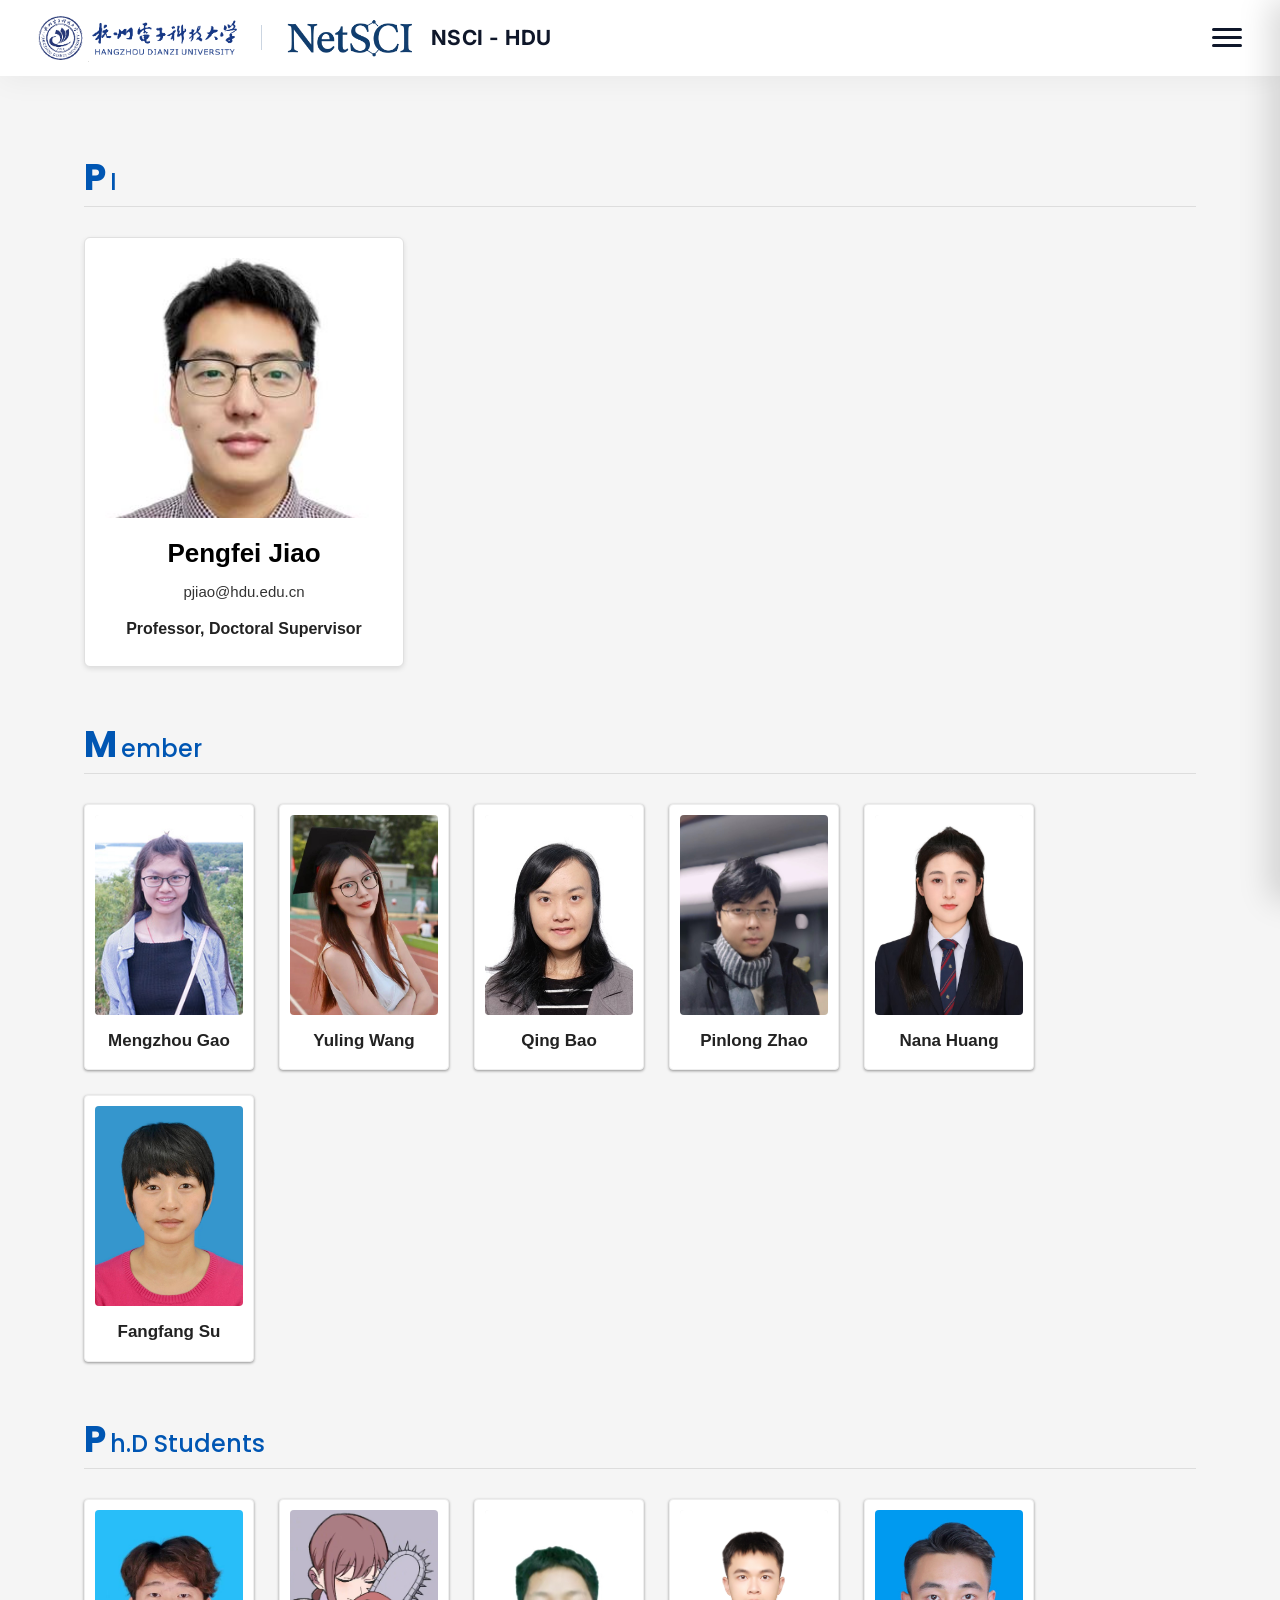
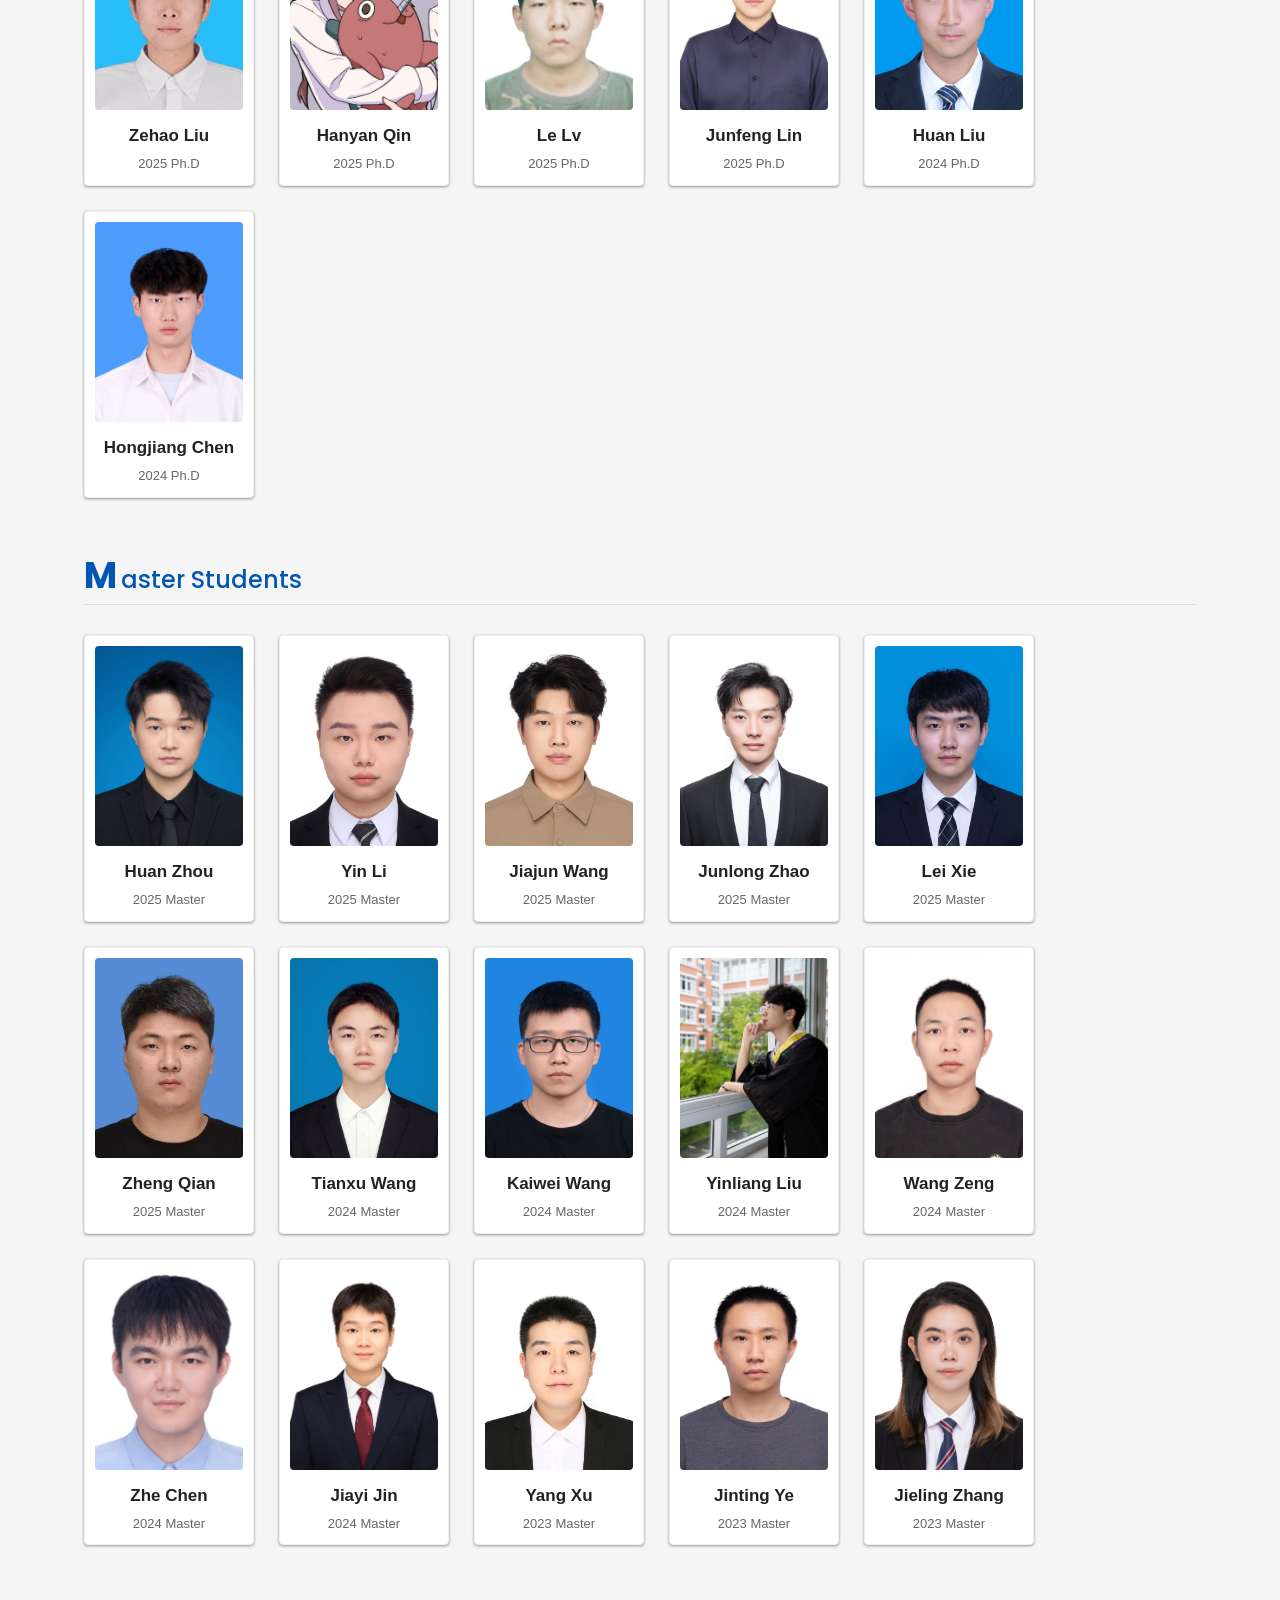
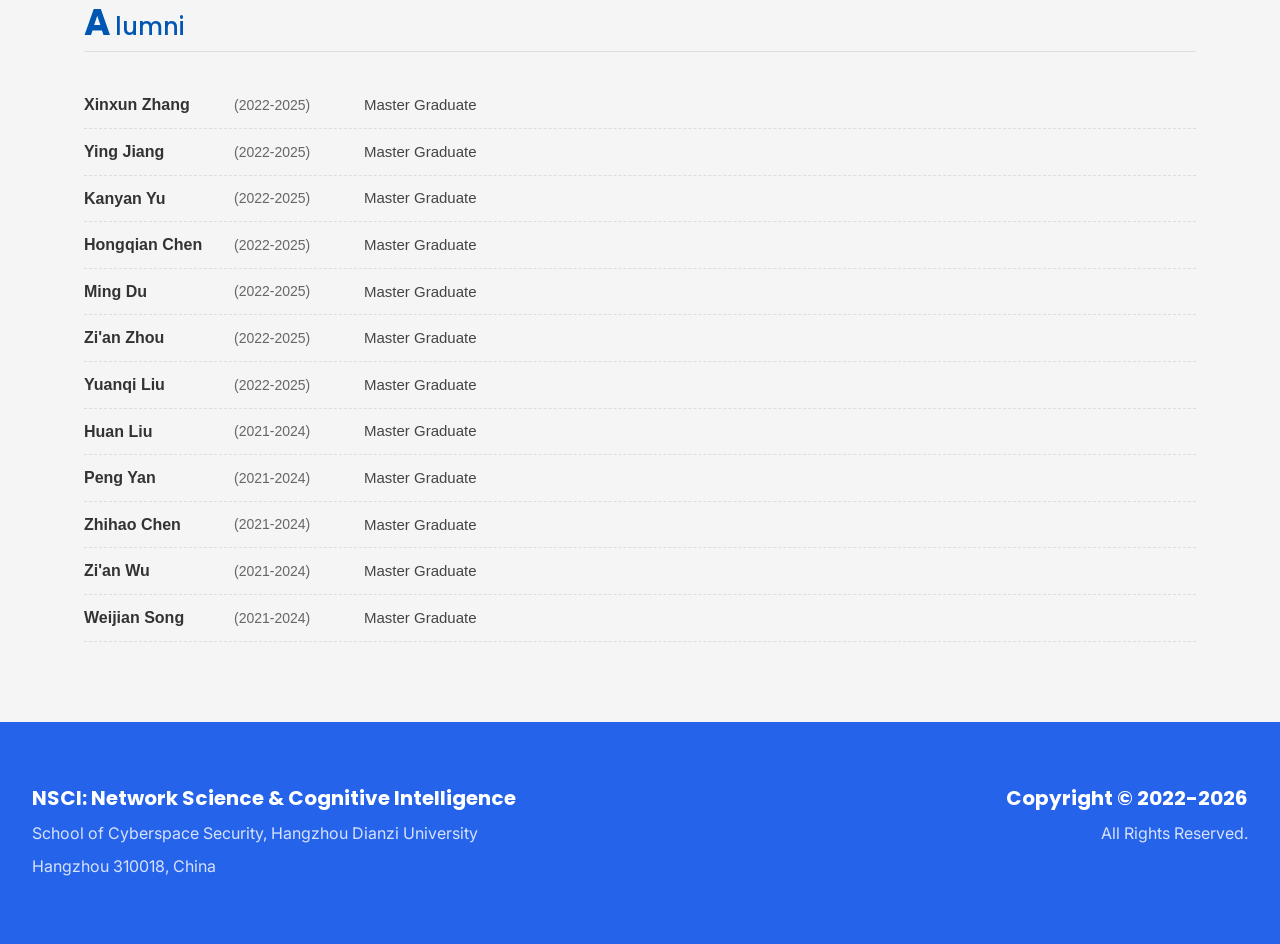
<file: members.html>
<!DOCTYPE html>
<html lang="en">
<head>
  <meta charset="UTF-8" />
  <meta name="viewport" content="width=device-width, initial-scale=1.0" />
  <meta name="description" content="Team Members - Network Science & Cognitive Intelligence Lab" />
  <title>Team Members | NSCI - HDU</title>
  <link rel="icon" type="image/jpeg" href="fig/logot.png" />

  <link href="https://cdn.jsdelivr.net/npm/bootstrap@5.3.0/dist/css/bootstrap.min.css" rel="stylesheet" />
  <link rel="stylesheet" href="https://cdnjs.cloudflare.com/ajax/libs/font-awesome/6.4.0/css/all.min.css" />
  <link href="https://unpkg.com/aos@2.3.1/dist/aos.css" rel="stylesheet" />
  <link href="https://fonts.googleapis.com/css2?family=Ma+Shan+Zheng&family=Poppins:wght@300;400;500;600;700;800;900&family=Inter:wght@300;400;500;600;700&display=swap" rel="stylesheet" />

  <style>
    /* ========================================
       🎨 GLOBAL STYLES
    ======================================== */
    :root {
      --primary: #2563eb;
      --secondary: #8b5cf6;
      --accent: #06b6d4;
      --success: #10b981;
      --warning: #f59e0b;
      --danger: #ef4444;
      --dark: #0f172a;
      --light: #ffffff;
      --gray-100: #f1f5f9;
      --gray-200: #e2e8f0;
      --gray-300: #cbd5e1;
      --gray-600: #475569;
      --gray-900: #0f172a;
      --gradient-primary: linear-gradient(45deg, #2563eb, #06b6d4);
      --section-padding: 100px 0;
      --card-radius: 16px;
      --transition: all 0.3s cubic-bezier(0.4, 0, 0.2, 1);
    }

    * { margin: 0; padding: 0; box-sizing: border-box; }
    html { scroll-behavior: smooth; overflow-x: hidden; }
    
    body { 
      font-family: 'Inter', sans-serif; 
      color: var(--dark); 
      background: #f5f5f5; 
      line-height: 1.6; 
      overflow-x: hidden;
      padding-top: 100px; 
    }
    
    h1, h2, h3, h4, h5, h6 { font-family: 'Poppins', sans-serif; font-weight: 700; line-height: 1.2; }
    .container-custom { max-width: 1480px; margin: 0 auto; padding: 0 2rem; }

    /* ========================================
       3. NAVBAR STYLES (Smart Branding Only)
    ======================================== */
    .navbar { 
      position: fixed; width: 100%; top: 0; z-index: 1000; 
      padding: 0.8rem 0;
      transition: all 0.5s ease;
      background: rgba(255, 255, 255, 0.98); 
      box-shadow: 0 4px 30px rgba(0, 0, 0, 0.05); 
      backdrop-filter: blur(10px);
      -webkit-backdrop-filter: blur(10px);
    }

    .navbar-container { 
      width: 94%; 
      max-width: 1800px; 
      margin: 0 auto; 
      display: flex; 
      align-items: center; 
      justify-content: space-between !important;
    }

    .navbar-left-group { display: flex; align-items: center; gap: 1.5rem; }
    .nav-divider { height: 25px; width: 1px; background-color: #cbd5e1; }
    
    .navbar-brand, .school-logo { display: flex; align-items: center; gap: 1rem; text-decoration: none; transition: all 0.3s ease; }
    .navbar-logo { height: 42px; width: auto; transition: var(--transition); }
    .school-logo { height: 48px; width: auto; padding-right: 0; }

    .navbar-brand-text { display: flex; flex-direction: column; white-space: nowrap;}
    .navbar-title { font-size: 1.2rem; font-weight: 700; font-family: 'Poppins', sans-serif; color: var(--dark); }
    .navbar-subtitle { font-size: 0.75rem; opacity: 0.8; color: var(--gray-600); }
    
    /* 🔥 智能自适应品牌逻辑：解决导航栏溢出问题 */
    @media (max-width: 1650px) {
      .navbar-title { 
        display: none !important; /* 强制隐藏长标题 */
      }
      
      .navbar-subtitle {
        font-size: 1.3rem !important;  /* 变大 */
        font-weight: 700 !important;   /* 加粗 */
        color: var(--dark) !important; /* 变黑 */
        opacity: 1 !important;
        margin-top: 0 !important;
        letter-spacing: 0.5px;
      }
      
      .navbar-logo {
        height: 40px !important;
      }
    }

    .navbar-menu { 
      display: flex; 
      align-items: center; 
      gap: 1.8rem; /* 间距缩小以防溢出 */
      list-style: none; margin: 0; padding: 0; 
    }
    
    .navbar-menu a { 
      text-decoration: none; 
      transition: all 0.3s ease; 
      position: relative; 
      padding: 0.5rem 0;
      font-family: 'Poppins', sans-serif;
      white-space: nowrap;
      color: var(--dark); 
      font-weight: 450;
      font-size: 18px;
    }
    
    .navbar-menu a::after { content: ''; position: absolute; bottom: 0; left: 0; width: 0; height: 2px; background: var(--gradient-primary); transition: width 0.3s; opacity: 0.8; }
    .navbar-menu a:hover::after, .navbar-menu a.active::after { width: 100%; }
    .navbar-menu a.active { color: var(--primary); font-weight: 600; }

    /* Mobile Menu Btn */
    .mobile-menu-btn { 
      display: none; flex-direction: column; justify-content: space-around; 
      width: 30px; height: 24px; background: transparent; border: none; cursor: pointer; padding: 0; z-index: 1001; transition: var(--transition); 
    }
    .mobile-menu-btn span { width: 100%; height: 3px; background: var(--dark); border-radius: 10px; transition: all 0.3s cubic-bezier(0.68, -0.55, 0.265, 1.55); transform-origin: center; }
    .mobile-menu-btn.active span:nth-child(1) { transform: translateY(10.5px) rotate(45deg); }
    .mobile-menu-btn.active span:nth-child(2) { opacity: 0; transform: translateX(-20px); }
    .mobile-menu-btn.active span:nth-child(3) { transform: translateY(-10.5px) rotate(-45deg); }

    .mobile-overlay { 
      position: fixed; top: 0; left: 0; width: 100%; height: 100vh; 
      background: rgba(0, 0, 0, 0.6); backdrop-filter: blur(5px); -webkit-backdrop-filter: blur(5px); 
      opacity: 0; visibility: hidden; transition: all 0.3s ease; z-index: 998; 
    }
    .mobile-overlay.active { opacity: 1; visibility: visible; }

    @media (max-width: 1400px) {
      .mobile-menu-btn { display: flex; }
      .navbar-menu { 
        position: fixed; top: 0; right: 0; width: 320px; height: 100vh; 
        background: linear-gradient(135deg, #ffffff 0%, #f8fafc 100%); 
        flex-direction: column; align-items: stretch; padding: 6rem 2rem 2rem; gap: 0.8rem; 
        box-shadow: -10px 0 30px rgba(0, 0, 0, 0.15); transform: translateX(100%); 
        transition: transform 0.4s cubic-bezier(0.68, -0.55, 0.265, 1.55); z-index: 999; overflow-y: auto; 
        border-left: 1px solid rgba(0,0,0,0.05);
      }
      .navbar-menu.active { transform: translateX(0); }
      .navbar-menu li { opacity: 0; transform: translateX(50px); list-style: none; }
      .navbar-menu.active li { animation: slideInRight 0.5s ease forwards; }
      .navbar-menu.active li:nth-child(1) { animation-delay: 0.1s; }
      .navbar-menu a { 
        display: block; width: 100%; padding: 1rem 1.5rem; font-size: 1.1rem; font-weight: 600;
        color: var(--dark) !important; border-radius: 12px; background: white; 
        box-shadow: 0 4px 10px rgba(0, 0, 0, 0.03); border: 1px solid var(--gray-100);
        transition: all 0.3s ease; text-align: left;
      }
      .navbar-menu a:hover, .navbar-menu a.active { 
        background: var(--gradient-primary); color: white !important; 
        transform: translateX(5px); box-shadow: 0 8px 20px rgba(37, 99, 235, 0.25); border-color: transparent;
      }
      .navbar-menu a::after { display: none; }
      .navbar-left-group { display: flex; } 
    }
    @keyframes slideInRight { to { opacity: 1; transform: translateX(0); } }
    @media (max-width: 480px) {
        .navbar-title { display: none; } 
        .navbar-subtitle { display: none; }
    }


    /* ============================================================
       🔵 GAOYUE.ORG REPLICA - FINAL STYLE
       (Restored to Left Alignment)
    ============================================================ */
    
    .gy-main-container {
        width: 90%;
        max-width: 1450px; 
        margin: 60px auto;
        padding: 0 20px;
        font-family: "Microsoft YaHei", "Heiti SC", sans-serif;
    }

    /* Header Style */
    .gy-header {
        border-bottom: 1px solid #ddd;
        margin-bottom: 30px;
        padding-bottom: 10px;
        margin-top: 60px;
    }
    
    .gy-header h2 {
        font-size: 24px;
        color: #0056b3; 
        font-weight: normal;
        margin: 0;
        line-height: 1;
        display: flex;
        align-items: baseline;
    }

    .gy-header h2 .big-char {
        font-size: 36px;
        font-weight: bold;
        margin-right: 4px;
    }
    
    .gy-header h2 .small-chars {
        color: #0056b3;
        font-size: 24px;
        font-weight: 500;
    }

    /* Flex Grid */
    .gy-grid {
        display: flex;
        flex-wrap: wrap;
        gap: 25px;
        /* ✅ 恢复：左对齐 */
        justify-content: flex-start; 
    }

    /* Card Style (170px width) */
    .gy-card {
        width: 170px; 
        background: #fff;
        border-radius: 4px;
        box-shadow: 0 1px 3px rgba(0,0,0,0.4);
        text-align: center;
        padding: 10px; 
        transition: box-shadow 0.3s ease;
        border: 1px solid #eee;
    }

    .gy-card:hover {
        box-shadow: 0 5px 15px rgba(0,0,0,0.15);
        transform: translateY(-2px);
    }

    /* Photo Box */
    .gy-photo-box {
        width: 100%;
        height: 200px; 
        overflow: hidden;
        margin-bottom: 12px;
        background-color: #f0f0f0;
        border-radius: 4px; 
    }

    .gy-photo {
        width: 100%;
        height: 100%;
        object-fit: cover;
        object-position: top center;
    }

    /* Name */
    .gy-name {
        font-size: 17px; 
        font-weight: bold;
        color: #222;
        margin-bottom: 5px;
    }

    /* Description */
    .gy-desc {
        font-size: 13px;
        color: #666;
        margin-bottom: 0;
        white-space: nowrap;
    }

    /* Professor (PI) Container */
    .gy-prof-container {
        display: flex;
        /* ✅ 恢复：左对齐 */
        justify-content: flex-start;
        margin-bottom: 40px;
    }

    .gy-pi-card {
        width: 320px;
        background: #fff;
        border-radius: 6px;
        box-shadow: 0 2px 5px rgba(0,0,0,0.1);
        padding: 20px; 
        text-align: center;
        border: 1px solid #e0e0e0;
    }

    /* PI Photo Box */
    .gy-pi-photo-box {
        width: 100%;
        height: 260px;  
        margin-bottom: 15px;
        overflow: hidden;
        border-radius: 4px; 
    }

    .gy-pi-name {
        font-size: 26px;
        font-weight: bold;
        color: #000;
        margin-bottom: 5px;
    }

    .gy-pi-email {
        font-size: 15px;
        color: #333;
        margin-bottom: 12px;
        font-family: Arial, sans-serif;
    }

    .gy-pi-title {
        font-size: 16px;
        color: #222;
        font-weight: bold;
        margin-bottom: 5px;
    }

    .gy-pi-school {
        font-size: 15px;
        color: #444;
    }

    /* Alumni List */
    .gy-alumni-list {
        margin-top: 10px;
    }

    .gy-alumni-row {
        display: flex;
        padding: 10px 0;
        border-bottom: 1px dashed #ddd;
        align-items: center;
    }

    .gy-alumni-name-col {
        width: 150px; 
        min-width: 150px;
        font-weight: bold;
        color: #333;
    }

    .gy-alumni-year-col {
        width: 130px;
        min-width: 130px;
        font-weight: normal;
        color: #666;
        font-size: 14px;
    }

    .gy-alumni-info-col {
        flex-grow: 1;
        color: #444;
        font-size: 15px;
    }

    @media (max-width: 768px) {
        .gy-grid { justify-content: center; } 
        .gy-pi-card { width: 100%; max-width: 300px; margin: 0 auto; }
        .gy-alumni-row { flex-wrap: wrap; }
        .gy-alumni-info-col { width: 100%; margin-top: 4px; padding-left: 120px; } 
    }

    /* ========================================
       FOOTER
    ======================================== */
    footer { 
      background: var(--primary); 
      color: white; 
      padding: 4rem 0; 
      margin-top: 5rem;
    }

    .imoon-footer {
      display: flex;
      justify-content: space-between;
      align-items: flex-start;
      max-width: 1480px;
      margin: 0 auto;
    }

    .footer-left, .footer-right {
      display: flex;
      flex-direction: column;
      gap: 0.5rem;
    }

    .footer-right { text-align: right; }

    .footer-title {
      font-size: 1.25rem; font-weight: 700; margin-bottom: 0.2rem; color: white;
    }

    .footer-text {
      font-size: 1rem; opacity: 0.9; font-weight: 400; color: rgba(255, 255, 255, 0.9); font-family: 'Inter', sans-serif;
    }

    @media (max-width: 768px) {
      .imoon-footer { flex-direction: column; gap: 2rem; text-align: center; align-items: center; }
      .footer-right { text-align: center; }
    }

    .page-loader { position: fixed; top: 0; left: 0; width: 100%; height: 100%; background: white; display: flex; align-items: center; justify-content: center; z-index: 9999; transition: opacity 0.5s, visibility 0.5s; }
    .page-loader.hidden { opacity: 0; visibility: hidden; }
    .loader-spinner { width: 50px; height: 50px; border: 4px solid var(--gray-200); border-top-color: var(--primary); border-radius: 50%; animation: spin 1s linear infinite; }
    @keyframes spin { to { transform: rotate(360deg); } }
  </style>
</head>
<body>
  
  <div class="page-loader" id="pageLoader">
    <div class="loader-spinner"></div>
  </div>

  <nav class="navbar solid" id="navbar">
    <div class="navbar-container">
      
      <div class="navbar-left-group">
        <img src="fig/hdu_logo.png" alt="HDU Logo" class="school-logo" />
        
        <div class="nav-divider"></div>

        <a href="index.html" class="navbar-brand">
          <img src="fig/logoz.png" alt="NSCI Logo" class="navbar-logo" />
          <div class="navbar-brand-text">
            <div class="navbar-title">Network Science & Cognitive Intelligence</div>
            <div class="navbar-subtitle">NSCI - HDU</div>
          </div>
        </a>
      </div>
      
      <ul class="navbar-menu" id="navbarMenu">
        <li><a href="index.html">HOME</a></li>
        <li><a href="index.html#research">RESEARCH</a></li>
        <li><a href="index.html#news">NEWS</a></li>
        <li><a href="publication.html">PUBLICATIONS</a></li>
        <li><a href="members.html" class="active">MEMBERS</a></li>
        <li><a href="members_zh.html">中文</a></li>
      </ul>

      <button class="mobile-menu-btn" id="navbarToggle" aria-label="Toggle menu">
        <span></span>
        <span></span>
        <span></span>
      </button>
    </div>
  </nav>

  <div class="mobile-overlay" id="mobileOverlay"></div>

  <div class="gy-main-container">

    <div class="gy-header">
      <h2><span class="big-char">P</span><span class="small-chars">I</span></h2>
    </div>

    <div class="gy-prof-container">
      <div class="gy-pi-card">
        <div class="gy-pi-photo-box">
          <img src="fig/jpf.jpg" alt="Pengfei Jiao" class="gy-photo">
        </div>
        <div class="gy-pi-name">Pengfei Jiao</div>
        <div class="gy-pi-email">pjiao@hdu.edu.cn</div>
        <div class="gy-pi-title">Professor, Doctoral Supervisor</div>
      </div>
    </div>
    
    <div class="gy-header">
      <h2><span class="big-char">M</span><span class="small-chars">ember</span></h2>
    </div>

    <div class="gy-grid">
      <div class="gy-card">
        <div class="gy-photo-box">
          <img src="fig/gmz.png" alt="Mengzhou Gao" class="gy-photo">
        </div>
        <div class="gy-name">Mengzhou Gao</div>
      </div>

      <div class="gy-card">
        <div class="gy-photo-box">
          <img src="fig/wyl.jpg" alt="Yuling Wang" class="gy-photo">
        </div>
        <div class="gy-name">Yuling Wang</div>
      </div>

      <div class="gy-card">
        <div class="gy-photo-box">
          <img src="fig/bq.jpg" alt="Qing Bao" class="gy-photo">
        </div>
        <div class="gy-name">Qing Bao</div>
      </div>

      <div class="gy-card">
        <div class="gy-photo-box">
          <img src="fig/zpl.jpg" alt="Pinlong Zhao" class="gy-photo">
        </div>
        <div class="gy-name">Pinlong Zhao</div>
      </div>

      <div class="gy-card">
        <div class="gy-photo-box">
          <img src="fig/hnn.jpg" alt="Nana Huang" class="gy-photo">
        </div>
        <div class="gy-name">Nana Huang</div>
      </div>

      <div class="gy-card">
        <div class="gy-photo-box">
          <img src="fig/sff.jpg" alt="Fangfang Su" class="gy-photo">
        </div>
        <div class="gy-name">Fangfang Su</div>
      </div>
    </div>


    <div class="gy-header">
      <h2><span class="big-char">P</span><span class="small-chars">h.D Students</span></h2>
    </div>

    <div class="gy-grid">
      

      <div class="gy-card">
        <div class="gy-photo-box">
          <img src="fig/lzh.jpg" alt="Zehao Liu" class="gy-photo">
        </div>
        <div class="gy-name">Zehao Liu</div>
        <div class="gy-desc">2025 Ph.D</div>
      </div>

      <div class="gy-card">
        <div class="gy-photo-box">
          <img src="fig/qhy.jpg" alt="Hanyan Qin" class="gy-photo">
        </div>
        <div class="gy-name">Hanyan Qin</div>
        <div class="gy-desc">2025 Ph.D</div>
      </div>

      <div class="gy-card">
        <div class="gy-photo-box">
          <img src="fig/ll.jpg" alt="Le Lv" class="gy-photo">
        </div>
        <div class="gy-name">Le Lv</div>
        <div class="gy-desc">2025 Ph.D</div>
      </div>

      <div class="gy-card">
        <div class="gy-photo-box">
          <img src="fig/ljf.jpg" alt="Junfeng Lin" class="gy-photo">
        </div>
        <div class="gy-name">Junfeng Lin</div>
        <div class="gy-desc">2025 Ph.D</div>
      </div>


      <div class="gy-card">
        <div class="gy-photo-box">
          <img src="fig/lh.jpg" alt="Huan Liu" class="gy-photo">
        </div>
        <div class="gy-name">Huan Liu</div>
        <div class="gy-desc">2024 Ph.D</div>
      </div>

      <div class="gy-card">
        <div class="gy-photo-box">
          <img src="fig/chj.jpg" alt="Hongjiang Chen" class="gy-photo">
        </div>
        <div class="gy-name">Hongjiang Chen</div>
        <div class="gy-desc">2024 Ph.D</div>
      </div>
    </div>


    <div class="gy-header">
      <h2><span class="big-char">M</span><span class="small-chars">aster Students</span></h2>
    </div>

    <div class="gy-grid">
      
      <div class="gy-card">
        <div class="gy-photo-box">
          <img src="fig/zh.jpeg" alt="Huan Zhou" class="gy-photo">
        </div>
        <div class="gy-name">Huan Zhou</div>
        <div class="gy-desc">2025 Master</div>
      </div>

      <div class="gy-card">
        <div class="gy-photo-box">
          <img src="fig/ly.jpg" alt="Yin Li" class="gy-photo">
        </div>
        <div class="gy-name">Yin Li</div>
        <div class="gy-desc">2025 Master</div>
      </div>

      <div class="gy-card">
        <div class="gy-photo-box">
          <img src="fig/wjj.jpg" alt="Jiajun Wang" class="gy-photo">
        </div>
        <div class="gy-name">Jiajun Wang</div>
        <div class="gy-desc">2025 Master</div>
      </div>

      <div class="gy-card">
        <div class="gy-photo-box">
          <img src="fig/zjl(m).jpeg" alt="Junlong Zhao" class="gy-photo">
        </div>
        <div class="gy-name">Junlong Zhao</div>
        <div class="gy-desc">2025 Master</div>
      </div>

      <div class="gy-card">
        <div class="gy-photo-box">
          <img src="fig/xl.jpeg" alt="Lei Xie" class="gy-photo">
        </div>
        <div class="gy-name">Lei Xie</div>
        <div class="gy-desc">2025 Master</div>
      </div>

      <div class="gy-card">
        <div class="gy-photo-box">
          <img src="fig/qz.jpg" alt="Zheng Qian" class="gy-photo">
        </div>
        <div class="gy-name">Zheng Qian</div>
        <div class="gy-desc">2025 Master</div>
      </div>

      <div class="gy-card">
        <div class="gy-photo-box">
          <img src="fig/wtx.jpg" alt="Tianxu Wang" class="gy-photo">
        </div>
        <div class="gy-name">Tianxu Wang</div>
        <div class="gy-desc">2024 Master</div>
      </div>


      <div class="gy-card">
        <div class="gy-photo-box">
          <img src="fig/wkw.jpg" alt="Kaiwei Wang" class="gy-photo">
        </div>
        <div class="gy-name">Kaiwei Wang</div>
        <div class="gy-desc">2024 Master</div>
      </div>

      <div class="gy-card">
        <div class="gy-photo-box">
          <img src="fig/lyl(2024).png" alt="Yinliang Liu" class="gy-photo">
        </div>
        <div class="gy-name">Yinliang Liu</div>
        <div class="gy-desc">2024 Master</div>
      </div>

      <div class="gy-card">
        <div class="gy-photo-box">
          <img src="fig/zw.jpeg" alt="Wang Zeng" class="gy-photo">
        </div>
        <div class="gy-name">Wang Zeng</div>
        <div class="gy-desc">2024 Master</div>
      </div>

      <div class="gy-card">
        <div class="gy-photo-box">
          <img src="fig/cz.jpeg" alt="Zhe Chen" class="gy-photo">
        </div>
        <div class="gy-name">Zhe Chen</div>
        <div class="gy-desc">2024 Master</div>
      </div>

      <div class="gy-card">
        <div class="gy-photo-box">
          <img src="fig/jyj.jpg" alt="Jiayi Jin" class="gy-photo">
        </div>
        <div class="gy-name">Jiayi Jin</div>
        <div class="gy-desc">2024 Master</div>
      </div>

      



      <div class="gy-card">
        <div class="gy-photo-box">
          <img src="fig/xy.jpeg" alt="Yang Xu" class="gy-photo">
        </div>
        <div class="gy-name">Yang Xu</div>
        <div class="gy-desc">2023 Master</div>
      </div>

      <div class="gy-card">
        <div class="gy-photo-box">
          <img src="fig/yjt.jpg" alt="Jinting Ye" class="gy-photo">
        </div>
        <div class="gy-name">Jinting Ye</div>
        <div class="gy-desc">2023 Master</div>
      </div>

      <div class="gy-card">
        <div class="gy-photo-box">
          <img src="fig/zjl.jpg" alt="Jieling Zhang" class="gy-photo">
        </div>
        <div class="gy-name">Jieling Zhang</div>
        <div class="gy-desc">2023 Master</div>
      </div>
    </div>


    <div class="gy-header">
      <h2><span class="big-char">A</span><span class="small-chars">lumni</span></h2>
    </div>

    <div class="gy-alumni-list">
      <div class="gy-alumni-row">
        <div class="gy-alumni-name-col">Xinxun Zhang</div>
        <div class="gy-alumni-year-col">(2022-2025)</div>
        <div class="gy-alumni-info-col">Master Graduate</div>
      </div>
      <div class="gy-alumni-row">
        <div class="gy-alumni-name-col">Ying Jiang</div>
        <div class="gy-alumni-year-col">(2022-2025)</div>
        <div class="gy-alumni-info-col">Master Graduate</div>
      </div>
      <div class="gy-alumni-row">
        <div class="gy-alumni-name-col">Kanyan Yu</div>
        <div class="gy-alumni-year-col">(2022-2025)</div>
        <div class="gy-alumni-info-col">Master Graduate</div>
      </div>
      <div class="gy-alumni-row">
        <div class="gy-alumni-name-col">Hongqian Chen</div>
        <div class="gy-alumni-year-col">(2022-2025)</div>
        <div class="gy-alumni-info-col">Master Graduate</div>
      </div>
      <div class="gy-alumni-row">
        <div class="gy-alumni-name-col">Ming Du</div>
        <div class="gy-alumni-year-col">(2022-2025)</div>
        <div class="gy-alumni-info-col">Master Graduate</div>
      </div>
      <div class="gy-alumni-row">
        <div class="gy-alumni-name-col">Zi'an Zhou</div>
        <div class="gy-alumni-year-col">(2022-2025)</div>
        <div class="gy-alumni-info-col">Master Graduate</div>
      </div>
      <div class="gy-alumni-row">
        <div class="gy-alumni-name-col">Yuanqi Liu</div>
        <div class="gy-alumni-year-col">(2022-2025)</div>
        <div class="gy-alumni-info-col">Master Graduate</div>
      </div>
      <div class="gy-alumni-row">
        <div class="gy-alumni-name-col">Huan Liu</div>
        <div class="gy-alumni-year-col">(2021-2024)</div>
        <div class="gy-alumni-info-col">Master Graduate</div>
      </div>
      <div class="gy-alumni-row">
        <div class="gy-alumni-name-col">Peng Yan</div>
        <div class="gy-alumni-year-col">(2021-2024)</div>
        <div class="gy-alumni-info-col">Master Graduate</div>
      </div>
      <div class="gy-alumni-row">
        <div class="gy-alumni-name-col">Zhihao Chen</div>
        <div class="gy-alumni-year-col">(2021-2024)</div>
        <div class="gy-alumni-info-col">Master Graduate</div>
      </div>
      <div class="gy-alumni-row">
        <div class="gy-alumni-name-col">Zi'an Wu</div>
        <div class="gy-alumni-year-col">(2021-2024)</div>
        <div class="gy-alumni-info-col">Master Graduate</div>
      </div>
      <div class="gy-alumni-row">
        <div class="gy-alumni-name-col">Weijian Song</div>
        <div class="gy-alumni-year-col">(2021-2024)</div>
        <div class="gy-alumni-info-col">Master Graduate</div>
      </div>
    </div>

  </div> 

  <footer>
    <div class="container-custom">
      <div class="imoon-footer">
        
        <div class="footer-left">
          <h3 class="footer-title">NSCI: Network Science & Cognitive Intelligence</h3>
          <div class="footer-text">School of Cyberspace Security, Hangzhou Dianzi University</div>
          <div class="footer-text">Hangzhou 310018, China</div>
        </div>

        <div class="footer-right">
          <h3 class="footer-title">Copyright © 2022-2026</h3>
          <div class="footer-text">All Rights Reserved.</div>
        </div>

      </div>
    </div>
  </footer>

  <script src="https://cdn.jsdelivr.net/npm/bootstrap@5.3.0/dist/js/bootstrap.bundle.min.js"></script>
  <script src="https://unpkg.com/aos@2.3.1/dist/aos.js"></script>

  <script>
    // Initialize AOS
    AOS.init({ duration: 800, once: true, offset: 100 });
    
    // Page Loader Logic
    window.addEventListener('load', function() {
      const loader = document.getElementById('pageLoader');
      setTimeout(() => { loader.classList.add('hidden'); }, 500);
    });

    // Mobile Menu Logic
    const toggle = document.getElementById('navbarToggle');
    const menu = document.getElementById('navbarMenu');
    const overlay = document.getElementById('mobileOverlay');
    const menuLinks = menu.querySelectorAll('a'); 

    function toggleMenu() {
      toggle.classList.toggle('active'); 
      menu.classList.toggle('active');   
      overlay.classList.toggle('active'); 
      
      if (menu.classList.contains('active')) {
        document.body.style.overflow = 'hidden';
      } else {
        document.body.style.overflow = '';
      }
    }

    function closeMenu() {
      toggle.classList.remove('active');
      menu.classList.remove('active');
      overlay.classList.remove('active');
      document.body.style.overflow = '';
    }

    toggle.addEventListener('click', toggleMenu);
    overlay.addEventListener('click', closeMenu);

    menuLinks.forEach(link => {
      link.addEventListener('click', closeMenu);
    });

    window.addEventListener('resize', () => {
      if (window.innerWidth > 1400) {
        closeMenu();
      }
    });
  </script>
</body>
</html>
</file>
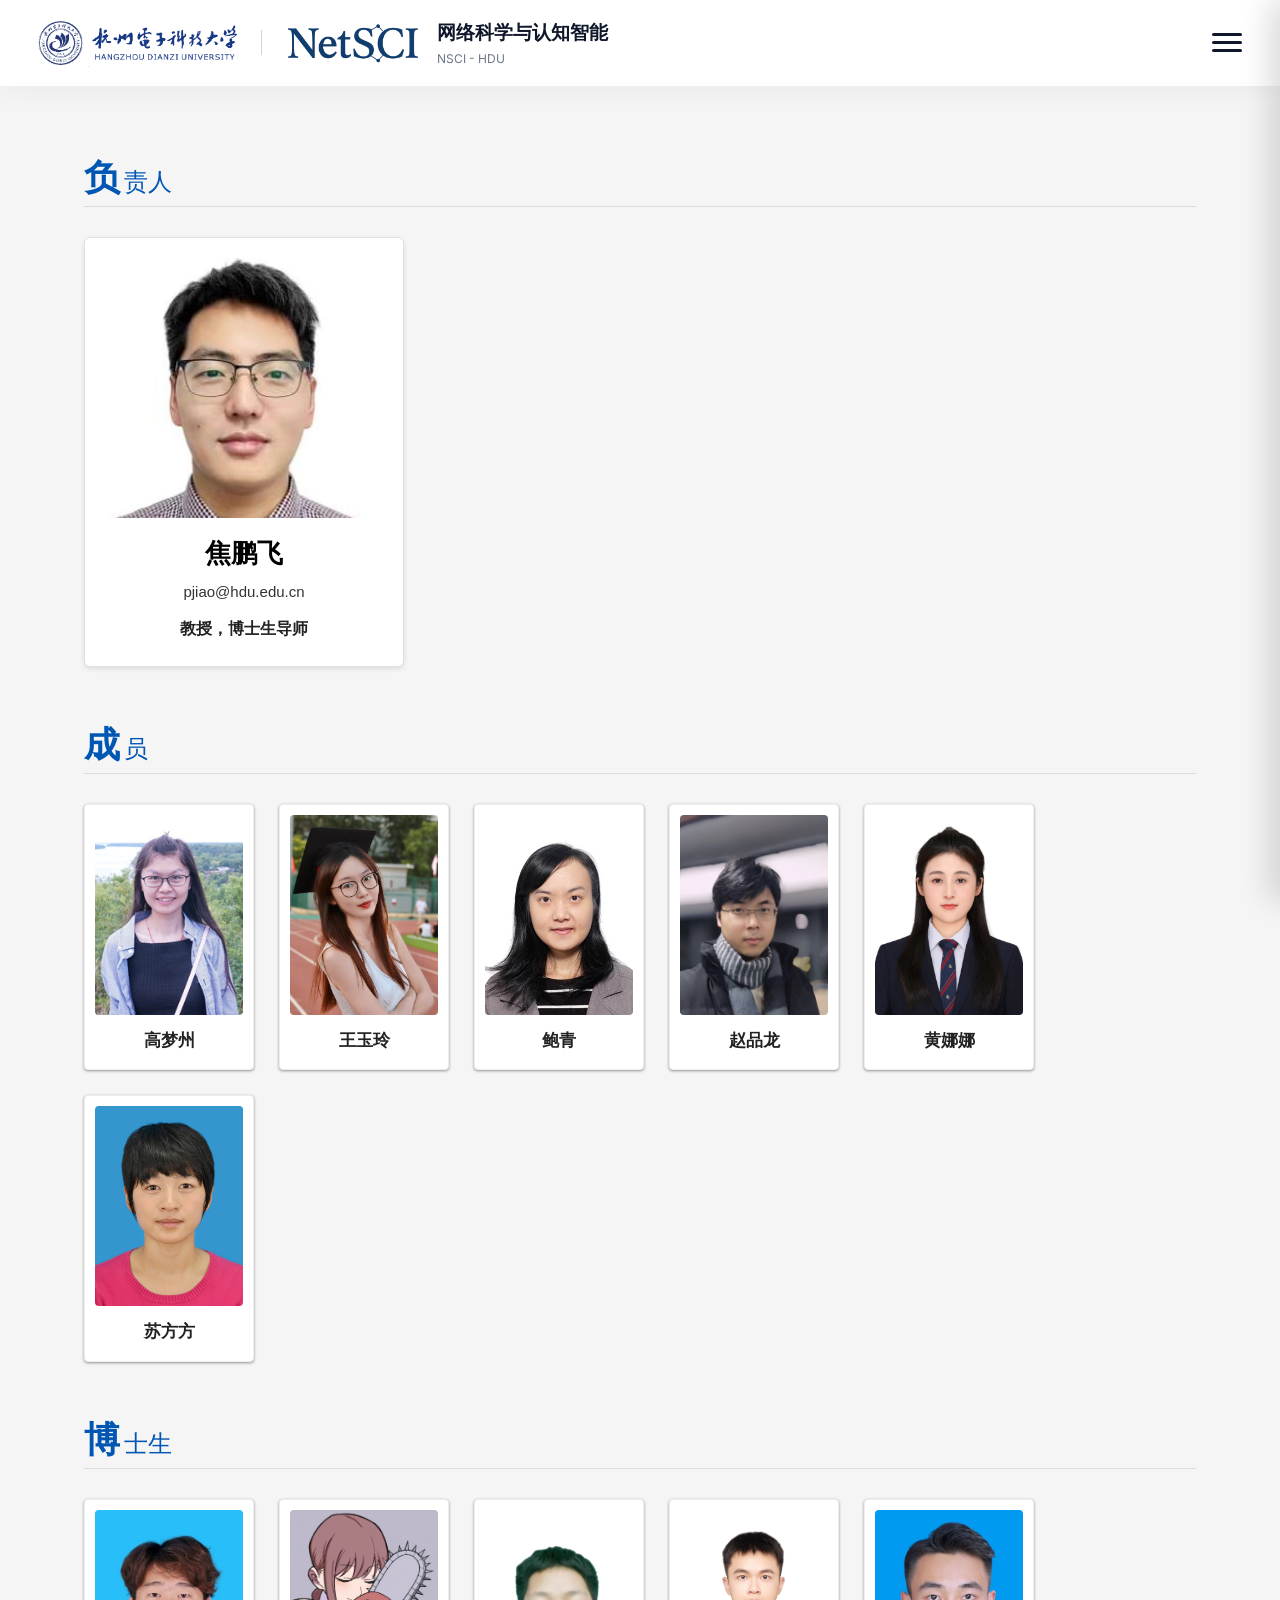
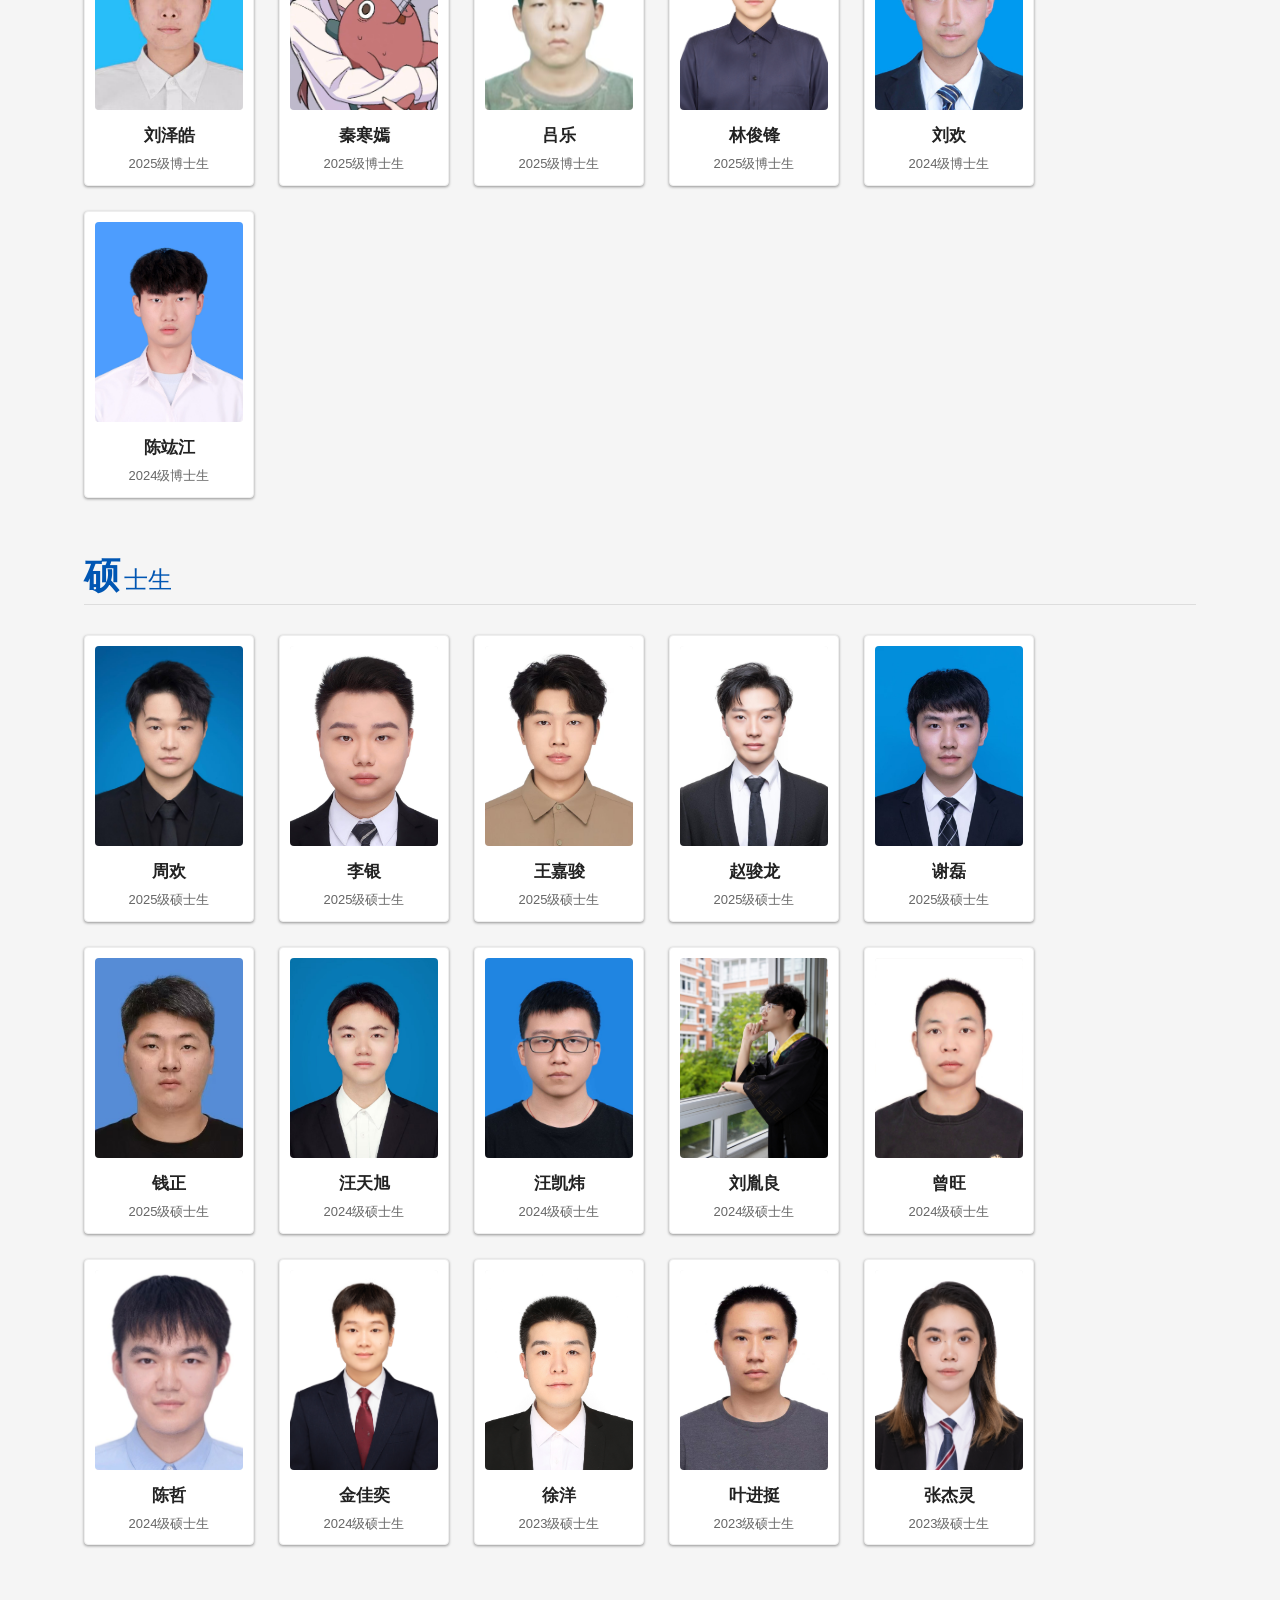
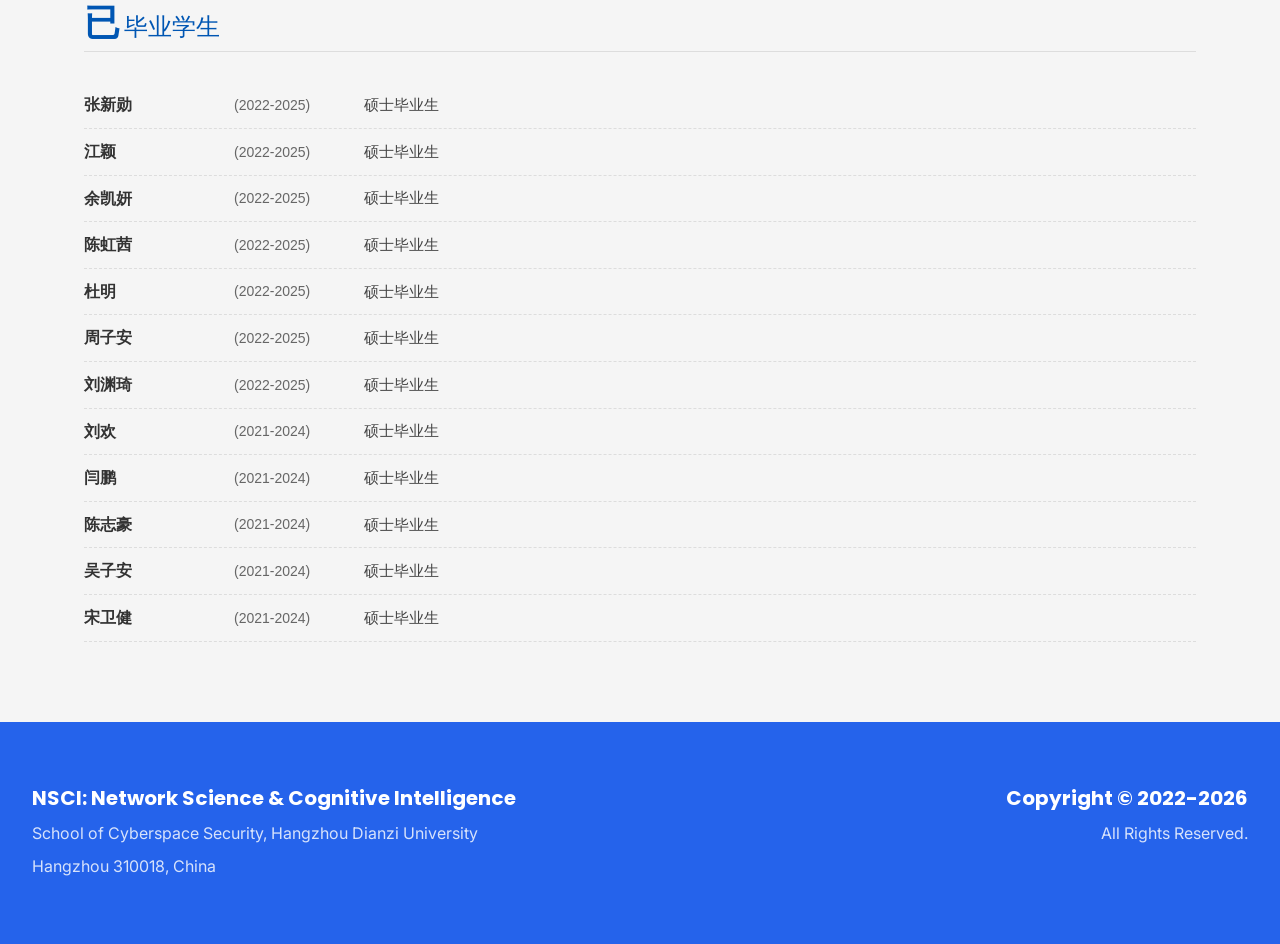
<file: members_zh.html>
<!DOCTYPE html>
<html lang="zh-CN">
<head>
  <meta charset="UTF-8" />
  <meta name="viewport" content="width=device-width, initial-scale=1.0" />
  <meta name="description" content="Network Science & Cognitive Intelligence - 团队成员" />
  <title>团队成员 | NSCI - HDU</title>
  <link rel="icon" type="image/jpeg" href="fig/logot.png" />

  <link href="https://cdn.jsdelivr.net/npm/bootstrap@5.3.0/dist/css/bootstrap.min.css" rel="stylesheet" />
  <link rel="stylesheet" href="https://cdnjs.cloudflare.com/ajax/libs/font-awesome/6.4.0/css/all.min.css" />
  <link href="https://unpkg.com/aos@2.3.1/dist/aos.css" rel="stylesheet" />
  <link href="https://fonts.googleapis.com/css2?family=Ma+Shan+Zheng&family=Poppins:wght@300;400;500;600;700;800;900&family=Inter:wght@300;400;500;600;700&display=swap" rel="stylesheet" />

  <style>
    /* ========================================
       🎨 GLOBAL STYLES (From index_zh.html)
    ======================================== */
    :root {
      --primary: #2563eb;
      --secondary: #8b5cf6;
      --accent: #06b6d4;
      --success: #10b981;
      --warning: #f59e0b;
      --danger: #ef4444;
      --dark: #0f172a;
      --light: #ffffff;
      --gray-100: #f1f5f9;
      --gray-200: #e2e8f0;
      --gray-300: #cbd5e1;
      --gray-600: #475569;
      --gray-900: #0f172a;
      --gradient-primary: linear-gradient(45deg, #2563eb, #06b6d4);
      --section-padding: 100px 0;
      --card-radius: 16px;
      --transition: all 0.3s cubic-bezier(0.4, 0, 0.2, 1);
    }

    * { margin: 0; padding: 0; box-sizing: border-box; }
    html { scroll-behavior: smooth; overflow-x: hidden; }
    
    body { 
      font-family: 'Inter', sans-serif; 
      color: var(--dark); 
      /* 保留成员页特定的浅灰背景 */
      background: #f5f5f5; 
      line-height: 1.6; 
      overflow-x: hidden;
      /* 为固定导航栏预留空间 */
      padding-top: 100px; 
    }
    
    h1, h2, h3, h4, h5, h6 { font-family: 'Poppins', sans-serif; font-weight: 700; line-height: 1.2; }
    .container-custom { max-width: 1480px; margin: 0 auto; padding: 0 2rem; }

    /* ========================================
       3. NAVBAR STYLES (Migrated from index_zh.html)
    ======================================== */
    .navbar { 
      position: fixed; width: 100%; top: 0; z-index: 1000; 
      padding: 0.8rem 0; /* Solid state default */
      transition: all 0.5s ease;
      background: rgba(255, 255, 255, 0.98); 
      box-shadow: 0 4px 30px rgba(0, 0, 0, 0.05); 
      backdrop-filter: blur(10px);
      -webkit-backdrop-filter: blur(10px);
    }

    .navbar-container { 
      width: 94%; 
      max-width: 1800px; 
      margin: 0 auto; 
      display: flex; 
      align-items: center; 
      justify-content: space-between !important;
    }

    .navbar-left-group { display: flex; align-items: center; gap: 1.5rem; }
    .nav-divider { height: 25px; width: 1px; background-color: #cbd5e1; }
    
    .navbar-brand, .school-logo { display: flex; align-items: center; gap: 1rem; text-decoration: none; transition: all 0.3s ease; }
    .navbar-logo { height: 42px; width: auto; transition: var(--transition); }
    .school-logo { height: 48px; width: auto; padding-right: 0; }

    .navbar-brand-text { display: flex; flex-direction: column; white-space: nowrap;}
    .navbar-title { font-size: 1.2rem; font-weight: 700; font-family: 'Poppins', sans-serif; color: var(--dark); }
    .navbar-subtitle { font-size: 0.75rem; opacity: 0.8; color: var(--gray-600); }
    
    .navbar-menu { 
      display: flex; align-items: center; gap: 3.5rem; 
      list-style: none; margin: 0; padding: 0; 
    }
    
    .navbar-menu a { 
      text-decoration: none; 
      transition: all 0.3s ease; 
      position: relative; 
      padding: 0.5rem 0;
      font-family: 'Poppins', sans-serif;
      white-space: nowrap;
      color: var(--dark); 
      font-weight: 450;
      font-size: 18px;
    }
    
    .navbar-menu a::after { content: ''; position: absolute; bottom: 0; left: 0; width: 0; height: 2px; background: var(--gradient-primary); transition: width 0.3s; opacity: 0.8; }
    .navbar-menu a:hover::after, .navbar-menu a.active::after { width: 100%; }
    .navbar-menu a.active { color: var(--primary); font-weight: 600; }

    /* Mobile Menu Btn */
    .mobile-menu-btn { 
      display: none; flex-direction: column; justify-content: space-around; 
      width: 30px; height: 24px; background: transparent; border: none; cursor: pointer; padding: 0; z-index: 1001; transition: var(--transition); 
    }
    .mobile-menu-btn span { width: 100%; height: 3px; background: var(--dark); border-radius: 10px; transition: all 0.3s cubic-bezier(0.68, -0.55, 0.265, 1.55); transform-origin: center; }
    .mobile-menu-btn.active span:nth-child(1) { transform: translateY(10.5px) rotate(45deg); }
    .mobile-menu-btn.active span:nth-child(2) { opacity: 0; transform: translateX(-20px); }
    .mobile-menu-btn.active span:nth-child(3) { transform: translateY(-10.5px) rotate(-45deg); }

    .mobile-overlay { 
      position: fixed; top: 0; left: 0; width: 100%; height: 100vh; 
      background: rgba(0, 0, 0, 0.6); backdrop-filter: blur(5px); -webkit-backdrop-filter: blur(5px); 
      opacity: 0; visibility: hidden; transition: all 0.3s ease; z-index: 998; 
    }
    .mobile-overlay.active { opacity: 1; visibility: visible; }

    @media (max-width: 1400px) {
      .mobile-menu-btn { display: flex; }
      .navbar-menu { 
        position: fixed; top: 0; right: 0; width: 320px; height: 100vh; 
        background: linear-gradient(135deg, #ffffff 0%, #f8fafc 100%); 
        flex-direction: column; align-items: stretch; padding: 6rem 2rem 2rem; gap: 0.8rem; 
        box-shadow: -10px 0 30px rgba(0, 0, 0, 0.15); transform: translateX(100%); 
        transition: transform 0.4s cubic-bezier(0.68, -0.55, 0.265, 1.55); z-index: 999; overflow-y: auto; 
        border-left: 1px solid rgba(0,0,0,0.05);
      }
      .navbar-menu.active { transform: translateX(0); }
      .navbar-menu li { opacity: 0; transform: translateX(50px); list-style: none; }
      .navbar-menu.active li { animation: slideInRight 0.5s ease forwards; }
      .navbar-menu.active li:nth-child(1) { animation-delay: 0.1s; }
      
      .navbar-menu a { 
        display: block; width: 100%; padding: 1rem 1.5rem; font-size: 1.1rem; font-weight: 600;
        color: var(--dark) !important; border-radius: 12px; background: white; 
        box-shadow: 0 4px 10px rgba(0, 0, 0, 0.03); border: 1px solid var(--gray-100);
        transition: all 0.3s ease; text-align: left;
      }
      .navbar-menu a:hover, .navbar-menu a.active { 
        background: var(--gradient-primary); color: white !important; 
        transform: translateX(5px); box-shadow: 0 8px 20px rgba(37, 99, 235, 0.25); border-color: transparent;
      }
      .navbar-menu a::after { display: none; }
      .navbar-left-group { display: flex; } 
    }
    @keyframes slideInRight { to { opacity: 1; transform: translateX(0); } }
    @media (max-width: 480px) {
        .navbar-title { display: none; } 
        .navbar-subtitle { display: none; }
    }


    /* ============================================================
       🔵 GAOYUE.ORG REPLICA STYLES (ORIGINAL KEPT)
    ============================================================ */
    
    .gy-main-container {
        /* ✅ 修复适配：使用弹性宽度 */
        width: 90%;
        max-width: 1450px; 
        margin: 60px auto;
        padding: 0 20px;
        font-family: "Microsoft YaHei", "Heiti SC", sans-serif;
    }

    /* 标题样式 */
    .gy-header {
        border-bottom: 1px solid #ddd;
        margin-bottom: 30px;
        padding-bottom: 10px;
        margin-top: 60px;
    }
    
    .gy-header h2 {
        font-size: 24px;
        color: #0056b3; /* 科技蓝 */
        font-weight: normal;
        margin: 0;
        line-height: 1;
        display: flex;
        align-items: baseline;
    }

    .gy-header h2 .big-char {
        font-size: 36px;
        font-weight: bold;
        margin-right: 4px;
    }
    
    .gy-header h2 .small-chars {
        color: #0056b3;
        font-size: 24px;
        font-weight: 500;
    }

    /* Flex 布局 */
    .gy-grid {
        display: flex;
        flex-wrap: wrap;
        gap: 25px; 
        /* ✅ 严格保持左对齐 */
        justify-content: flex-start; 
    }

    /* 卡片尺寸折中方案: 宽度 180px */
    .gy-card {
        width: 170px; 
        background: #fff; 
        border-radius: 4px;
        box-shadow: 0 1px 3px rgba(0,0,0,0.4); 
        text-align: center;
        padding: 10px; 
        transition: box-shadow 0.3s ease;
        border: 1px solid #eee;
    }

    .gy-card:hover {
        box-shadow: 0 5px 15px rgba(0,0,0,0.15);
        transform: translateY(-2px);
    }

    /* 照片高度调整为 220px (实测200px) */
    .gy-photo-box {
        width: 100%;
        height: 200px; 
        overflow: hidden;
        margin-bottom: 12px;
        background-color: #f0f0f0; 
        border-radius: 4px;
    }

    .gy-photo {
        width: 100%;
        height: 100%;
        object-fit: cover;
        object-position: top center;
    }

    /* 姓名 */
    .gy-name {
        font-size: 17px; 
        font-weight: bold;
        color: #222;
        margin-bottom: 5px;
    }

    /* 描述信息 */
    .gy-desc {
        font-size: 13px;
        color: #666;
        margin-bottom: 0;
        white-space: nowrap;
    }

    /* 教授 (PI) 卡片 */
    .gy-prof-container {
        display: flex;
        /* ✅ 严格保持左对齐 */
        justify-content: flex-start;
        margin-bottom: 40px;
    }

    .gy-pi-card {
        width: 320px; 
        background: #fff;
        border-radius: 6px;
        box-shadow: 0 2px 5px rgba(0,0,0,0.1);
        padding: 20px; 
        text-align: center;
        border: 1px solid #e0e0e0;
    }

    .gy-pi-photo-box {
        width: 100%;
        height: 260px; 
        margin-bottom: 15px;
        overflow: hidden;
        border-radius: 4px;
    }

    .gy-pi-name {
        font-size: 26px;
        font-weight: bold;
        color: #000;
        margin-bottom: 5px;
    }

    .gy-pi-email {
        font-size: 15px;
        color: #333;
        margin-bottom: 12px;
        font-family: Arial, sans-serif;
    }

    .gy-pi-title {
        font-size: 16px;
        color: #222;
        font-weight: bold;
        margin-bottom: 5px;
    }

    .gy-pi-school {
        font-size: 15px;
        color: #444;
    }

    /* 校友列表 */
    .gy-alumni-list {
        margin-top: 10px;
    }

    .gy-alumni-row {
        display: flex;
        padding: 10px 0; 
        border-bottom: 1px dashed #ddd;
        align-items: center;
    }

    .gy-alumni-name-col {
        width: 150px; 
        min-width: 150px;
        font-weight: bold;
        color: #333;
    }

    .gy-alumni-year-col {
        width: 130px;
        min-width: 130px;
        font-weight: normal;
        color: #666;
        font-size: 14px;
    }

    .gy-alumni-info-col {
        flex-grow: 1;
        color: #444;
        font-size: 15px;
    }

    @media (max-width: 768px) {
        /* 移动端特殊处理：允许居中以美观，或者也可以保持左对齐，这里保持 flex-start */
        /* .gy-grid { justify-content: center; }  <-- 移除居中 */
        .gy-pi-card { width: 100%; max-width: 300px; margin: 0 auto; }
        .gy-alumni-row { flex-wrap: wrap; }
        .gy-alumni-info-col { width: 100%; margin-top: 4px; padding-left: 90px; } 
    }

    /* ========================================
       FOOTER (iMoon Style from index_zh)
    ======================================== */
    footer { 
      background: var(--primary); 
      color: white; 
      padding: 4rem 0; 
      margin-top: 5rem;
    }

    .imoon-footer {
      display: flex;
      justify-content: space-between;
      align-items: flex-start;
      max-width: 1480px;
      margin: 0 auto;
    }

    .footer-left, .footer-right {
      display: flex;
      flex-direction: column;
      gap: 0.5rem;
    }

    .footer-right { text-align: right; }

    .footer-title {
      font-size: 1.25rem; font-weight: 700; margin-bottom: 0.2rem; color: white;
    }

    .footer-text {
      font-size: 1rem; opacity: 0.9; font-weight: 400; color: rgba(255, 255, 255, 0.9); font-family: 'Inter', sans-serif;
    }

    @media (max-width: 768px) {
      .imoon-footer { flex-direction: column; gap: 2rem; text-align: center; align-items: center; }
      .footer-right { text-align: center; }
    }

    /* Page Loader */
    .page-loader { position: fixed; top: 0; left: 0; width: 100%; height: 100%; background: white; display: flex; align-items: center; justify-content: center; z-index: 9999; transition: opacity 0.5s, visibility 0.5s; }
    .page-loader.hidden { opacity: 0; visibility: hidden; }
    .loader-spinner { width: 50px; height: 50px; border: 4px solid var(--gray-200); border-top-color: var(--primary); border-radius: 50%; animation: spin 1s linear infinite; }
    @keyframes spin { to { transform: rotate(360deg); } }
  </style>
</head>
<body>

  <div class="page-loader" id="pageLoader">
    <div class="loader-spinner"></div>
  </div>

  <nav class="navbar solid" id="navbar">
    <div class="navbar-container">
      
      <div class="navbar-left-group">
        <img src="fig/hdu_logo.png" alt="HDU Logo" class="school-logo" />
        
        <div class="nav-divider"></div>

        <a href="index_zh.html" class="navbar-brand">
          <img src="fig/logoz.png" alt="NSCI Logo" class="navbar-logo" />
          <div class="navbar-brand-text">
            <div class="navbar-title">网络科学与认知智能</div>
            <div class="navbar-subtitle">NSCI - HDU</div>
          </div>
        </a>
      </div>
      
      <ul class="navbar-menu" id="navbarMenu">
        <li><a href="index_zh.html">首页</a></li>
        <li><a href="index_zh.html#research">研究方向</a></li>
        <li><a href="index_zh.html#news">新闻动态</a></li>
        <li><a href="publication_zh.html">论文发表</a></li>
        <li><a href="members_zh.html" class="active">团队成员</a></li>
        <li><a href="members.html">ENGLISH</a></li>
      </ul>

      <button class="mobile-menu-btn" id="navbarToggle" aria-label="Toggle menu">
        <span></span>
        <span></span>
        <span></span>
      </button>
    </div>
  </nav>

  <div class="mobile-overlay" id="mobileOverlay"></div>

  <div class="gy-main-container">

    <div class="gy-header">
      <h2><span class="big-char">负</span><span class="small-chars">责人</span></h2>
    </div>

    <div class="gy-prof-container">
      <div class="gy-pi-card">
        <div class="gy-pi-photo-box">
          <img src="fig/jpf.jpg" alt="焦鹏飞" class="gy-photo">
        </div>
        <div class="gy-pi-name">焦鹏飞</div>
        <div class="gy-pi-email">pjiao@hdu.edu.cn</div>
        <div class="gy-pi-title">教授，博士生导师</div>
      </div>
    </div>
    
    <div class="gy-header">
      <h2><span class="big-char">成</span><span class="small-chars">员</span></h2>
    </div>

    <div class="gy-grid">
      <div class="gy-card">
        <div class="gy-photo-box">
          <img src="fig/gmz.png" alt="高梦州" class="gy-photo">
        </div>
        <div class="gy-name">高梦州</div>
      </div>

      <div class="gy-card">
        <div class="gy-photo-box">
          <img src="fig/wyl.jpg" alt="王玉玲" class="gy-photo">
        </div>
        <div class="gy-name">王玉玲</div>
      </div>

      <div class="gy-card">
        <div class="gy-photo-box">
          <img src="fig/bq.jpg" alt="鲍青" class="gy-photo">
        </div>
        <div class="gy-name">鲍青</div>
      </div>

      <div class="gy-card">
        <div class="gy-photo-box">
          <img src="fig/zpl.jpg" alt="赵品龙" class="gy-photo">
        </div>
        <div class="gy-name">赵品龙</div>
      </div>

      <div class="gy-card">
        <div class="gy-photo-box">
          <img src="fig/hnn.jpg" alt="黄娜娜" class="gy-photo">
        </div>
        <div class="gy-name">黄娜娜</div>
      </div>

      <div class="gy-card">
        <div class="gy-photo-box">
          <img src="fig/sff.jpg" alt="苏方方" class="gy-photo">
        </div>
        <div class="gy-name">苏方方</div>
      </div>
    </div>


    <div class="gy-header">
      <h2><span class="big-char">博</span><span class="small-chars">士生</span></h2>
    </div>

    <div class="gy-grid">

      <div class="gy-card">
        <div class="gy-photo-box">
          <img src="fig/lzh.jpg" alt="刘泽皓" class="gy-photo">
        </div>
        <div class="gy-name">刘泽皓</div>
        <div class="gy-desc">2025级博士生</div>
      </div>

      <div class="gy-card">
        <div class="gy-photo-box">
          <img src="fig/qhy.jpg" alt="秦寒嫣" class="gy-photo">
        </div>
        <div class="gy-name">秦寒嫣</div>
        <div class="gy-desc">2025级博士生</div>
      </div>

      <div class="gy-card">
        <div class="gy-photo-box">
          <img src="fig/ll.jpg" alt="吕乐" class="gy-photo">
        </div>
        <div class="gy-name">吕乐</div>
        <div class="gy-desc">2025级博士生</div>
      </div>

      <div class="gy-card">
        <div class="gy-photo-box">
          <img src="fig/ljf.jpg" alt="林俊锋" class="gy-photo">
        </div>
        <div class="gy-name">林俊锋</div>
        <div class="gy-desc">2025级博士生</div>
      </div>


      <div class="gy-card">
        <div class="gy-photo-box">
          <img src="fig/lh.jpg" alt="刘欢" class="gy-photo">
        </div>
        <div class="gy-name">刘欢</div>
        <div class="gy-desc">2024级博士生</div>
      </div>

      <div class="gy-card">
        <div class="gy-photo-box">
          <img src="fig/chj.jpg" alt="陈竑江" class="gy-photo">
        </div>
        <div class="gy-name">陈竑江</div>
        <div class="gy-desc">2024级博士生</div>
      </div>

    </div>


    <div class="gy-header">
      <h2><span class="big-char">硕</span><span class="small-chars">士生</span></h2>
    </div>

    <div class="gy-grid">
      <div class="gy-card">
        <div class="gy-photo-box">
          <img src="fig/zh.jpeg" alt="周欢" class="gy-photo">
        </div>
        <div class="gy-name">周欢</div>
        <div class="gy-desc">2025级硕士生</div>
      </div>

      <div class="gy-card">
        <div class="gy-photo-box">
          <img src="fig/ly.jpg" alt="李银" class="gy-photo">
        </div>
        <div class="gy-name">李银</div>
        <div class="gy-desc">2025级硕士生</div>
      </div>

      <div class="gy-card">
        <div class="gy-photo-box">
          <img src="fig/wjj.jpg" alt="王嘉骏" class="gy-photo">
        </div>
        <div class="gy-name">王嘉骏</div>
        <div class="gy-desc">2025级硕士生</div>
      </div>

      <div class="gy-card">
        <div class="gy-photo-box">
          <img src="fig/zjl(m).jpeg" alt="赵骏龙" class="gy-photo">
        </div>
        <div class="gy-name">赵骏龙</div>
        <div class="gy-desc">2025级硕士生</div>
      </div>

      <div class="gy-card">
        <div class="gy-photo-box">
          <img src="fig/xl.jpeg" alt="谢磊" class="gy-photo">
        </div>
        <div class="gy-name">谢磊</div>
        <div class="gy-desc">2025级硕士生</div>
      </div>

      <div class="gy-card">
        <div class="gy-photo-box">
          <img src="fig/qz.jpg" alt="钱正" class="gy-photo">
        </div>
        <div class="gy-name">钱正</div>
        <div class="gy-desc">2025级硕士生</div>
      </div>

      

      <div class="gy-card">
        <div class="gy-photo-box">
          <img src="fig/wtx.jpg" alt="汪天旭" class="gy-photo">
        </div>
        <div class="gy-name">汪天旭</div>
        <div class="gy-desc">2024级硕士生</div>
      </div>

      <div class="gy-card">
        <div class="gy-photo-box">
          <img src="fig/wkw.jpg" alt="汪凯炜" class="gy-photo">
        </div>
        <div class="gy-name">汪凯炜</div>
        <div class="gy-desc">2024级硕士生</div>
      </div>

      <div class="gy-card">
        <div class="gy-photo-box">
          <img src="fig/lyl(2024).png" alt="刘胤良" class="gy-photo">
        </div>
        <div class="gy-name">刘胤良</div>
        <div class="gy-desc">2024级硕士生</div>
      </div>

      <div class="gy-card">
        <div class="gy-photo-box">
          <img src="fig/zw.jpeg" alt="曾旺" class="gy-photo">
        </div>
        <div class="gy-name">曾旺</div>
        <div class="gy-desc">2024级硕士生</div>
      </div>

      <div class="gy-card">
        <div class="gy-photo-box">
          <img src="fig/cz.jpeg" alt="陈哲" class="gy-photo">
        </div>
        <div class="gy-name">陈哲</div>
        <div class="gy-desc">2024级硕士生</div>
      </div>

      <div class="gy-card">
        <div class="gy-photo-box">
          <img src="fig/jyj.jpg" alt="金佳奕" class="gy-photo">
        </div>
        <div class="gy-name">金佳奕</div>
        <div class="gy-desc">2024级硕士生</div>
      </div>


      <div class="gy-card">
        <div class="gy-photo-box">
          <img src="fig/xy.jpeg" alt="徐洋" class="gy-photo">
        </div>
        <div class="gy-name">徐洋</div>
        <div class="gy-desc">2023级硕士生</div>
      </div>

      <div class="gy-card">
        <div class="gy-photo-box">
          <img src="fig/yjt.jpg" alt="叶进挺" class="gy-photo">
        </div>
        <div class="gy-name">叶进挺</div>
        <div class="gy-desc">2023级硕士生</div>
      </div>

      <div class="gy-card">
        <div class="gy-photo-box">
          <img src="fig/zjl.jpg" alt="张杰灵" class="gy-photo">
        </div>
        <div class="gy-name">张杰灵</div>
        <div class="gy-desc">2023级硕士生</div>
      </div>

      
    </div>


    <div class="gy-header">
      <h2><span class="big-char">已</span><span class="small-chars">毕业学生</span></h2>
    </div>

    <div class="gy-alumni-list">
      <div class="gy-alumni-row">
        <div class="gy-alumni-name-col">张新勋</div>
        <div class="gy-alumni-year-col">(2022-2025)</div>
        <div class="gy-alumni-info-col">硕士毕业生</div>
      </div>
      <div class="gy-alumni-row">
        <div class="gy-alumni-name-col">江颖</div>
        <div class="gy-alumni-year-col">(2022-2025)</div>
        <div class="gy-alumni-info-col">硕士毕业生</div>
      </div>
      <div class="gy-alumni-row">
        <div class="gy-alumni-name-col">余凯妍</div>
        <div class="gy-alumni-year-col">(2022-2025)</div>
        <div class="gy-alumni-info-col">硕士毕业生</div>
      </div>
      <div class="gy-alumni-row">
        <div class="gy-alumni-name-col">陈虹茜</div>
        <div class="gy-alumni-year-col">(2022-2025)</div>
        <div class="gy-alumni-info-col">硕士毕业生</div>
      </div>
      <div class="gy-alumni-row">
        <div class="gy-alumni-name-col">杜明</div>
        <div class="gy-alumni-year-col">(2022-2025)</div>
        <div class="gy-alumni-info-col">硕士毕业生</div>
      </div>
      <div class="gy-alumni-row">
        <div class="gy-alumni-name-col">周子安</div>
        <div class="gy-alumni-year-col">(2022-2025)</div>
        <div class="gy-alumni-info-col">硕士毕业生</div>
      </div>
      <div class="gy-alumni-row">
        <div class="gy-alumni-name-col">刘渊琦</div>
        <div class="gy-alumni-year-col">(2022-2025)</div>
        <div class="gy-alumni-info-col">硕士毕业生</div>
      </div>
      <div class="gy-alumni-row">
        <div class="gy-alumni-name-col">刘欢</div>
        <div class="gy-alumni-year-col">(2021-2024)</div>
        <div class="gy-alumni-info-col">硕士毕业生</div>
      </div>
      <div class="gy-alumni-row">
        <div class="gy-alumni-name-col">闫鹏</div>
        <div class="gy-alumni-year-col">(2021-2024)</div>
        <div class="gy-alumni-info-col">硕士毕业生</div>
      </div>
      <div class="gy-alumni-row">
        <div class="gy-alumni-name-col">陈志豪</div>
        <div class="gy-alumni-year-col">(2021-2024)</div>
        <div class="gy-alumni-info-col">硕士毕业生</div>
      </div>
      <div class="gy-alumni-row">
        <div class="gy-alumni-name-col">吴子安</div>
        <div class="gy-alumni-year-col">(2021-2024)</div>
        <div class="gy-alumni-info-col">硕士毕业生</div>
      </div>
      <div class="gy-alumni-row">
        <div class="gy-alumni-name-col">宋卫健</div>
        <div class="gy-alumni-year-col">(2021-2024)</div>
        <div class="gy-alumni-info-col">硕士毕业生</div>
      </div>
    </div>

  </div> 

  <footer>
    <div class="container-custom">
      <div class="imoon-footer">
        
        <div class="footer-left">
          <h3 class="footer-title">NSCI: Network Science & Cognitive Intelligence</h3>
          <div class="footer-text">School of Cyberspace Security, Hangzhou Dianzi University</div>
          <div class="footer-text">Hangzhou 310018, China</div>
        </div>

        <div class="footer-right">
          <h3 class="footer-title">Copyright © 2022-2026</h3>
          <div class="footer-text">All Rights Reserved.</div>
        </div>

      </div>
    </div>
  </footer>

  <script src="https://cdn.jsdelivr.net/npm/bootstrap@5.3.0/dist/js/bootstrap.bundle.min.js"></script>
  <script src="https://unpkg.com/aos@2.3.1/dist/aos.js"></script>

  <script>
    // Initialize AOS
    AOS.init({ duration: 800, once: true, offset: 100 });
    
    // Page Loader Logic
    window.addEventListener('load', function() {
      const loader = document.getElementById('pageLoader');
      setTimeout(() => { loader.classList.add('hidden'); }, 500);
    });

    // Mobile Menu Logic
    const toggle = document.getElementById('navbarToggle');
    const menu = document.getElementById('navbarMenu');
    const overlay = document.getElementById('mobileOverlay');
    const menuLinks = menu.querySelectorAll('a'); 

    function toggleMenu() {
      toggle.classList.toggle('active'); 
      menu.classList.toggle('active');   
      overlay.classList.toggle('active'); 
      
      if (menu.classList.contains('active')) {
        document.body.style.overflow = 'hidden';
      } else {
        document.body.style.overflow = '';
      }
    }

    function closeMenu() {
      toggle.classList.remove('active');
      menu.classList.remove('active');
      overlay.classList.remove('active');
      document.body.style.overflow = '';
    }

    toggle.addEventListener('click', toggleMenu);
    overlay.addEventListener('click', closeMenu);

    menuLinks.forEach(link => {
      link.addEventListener('click', closeMenu);
    });

    window.addEventListener('resize', () => {
      if (window.innerWidth > 1400) {
        closeMenu();
      }
    });
  </script>
</body>
</html>
</file>
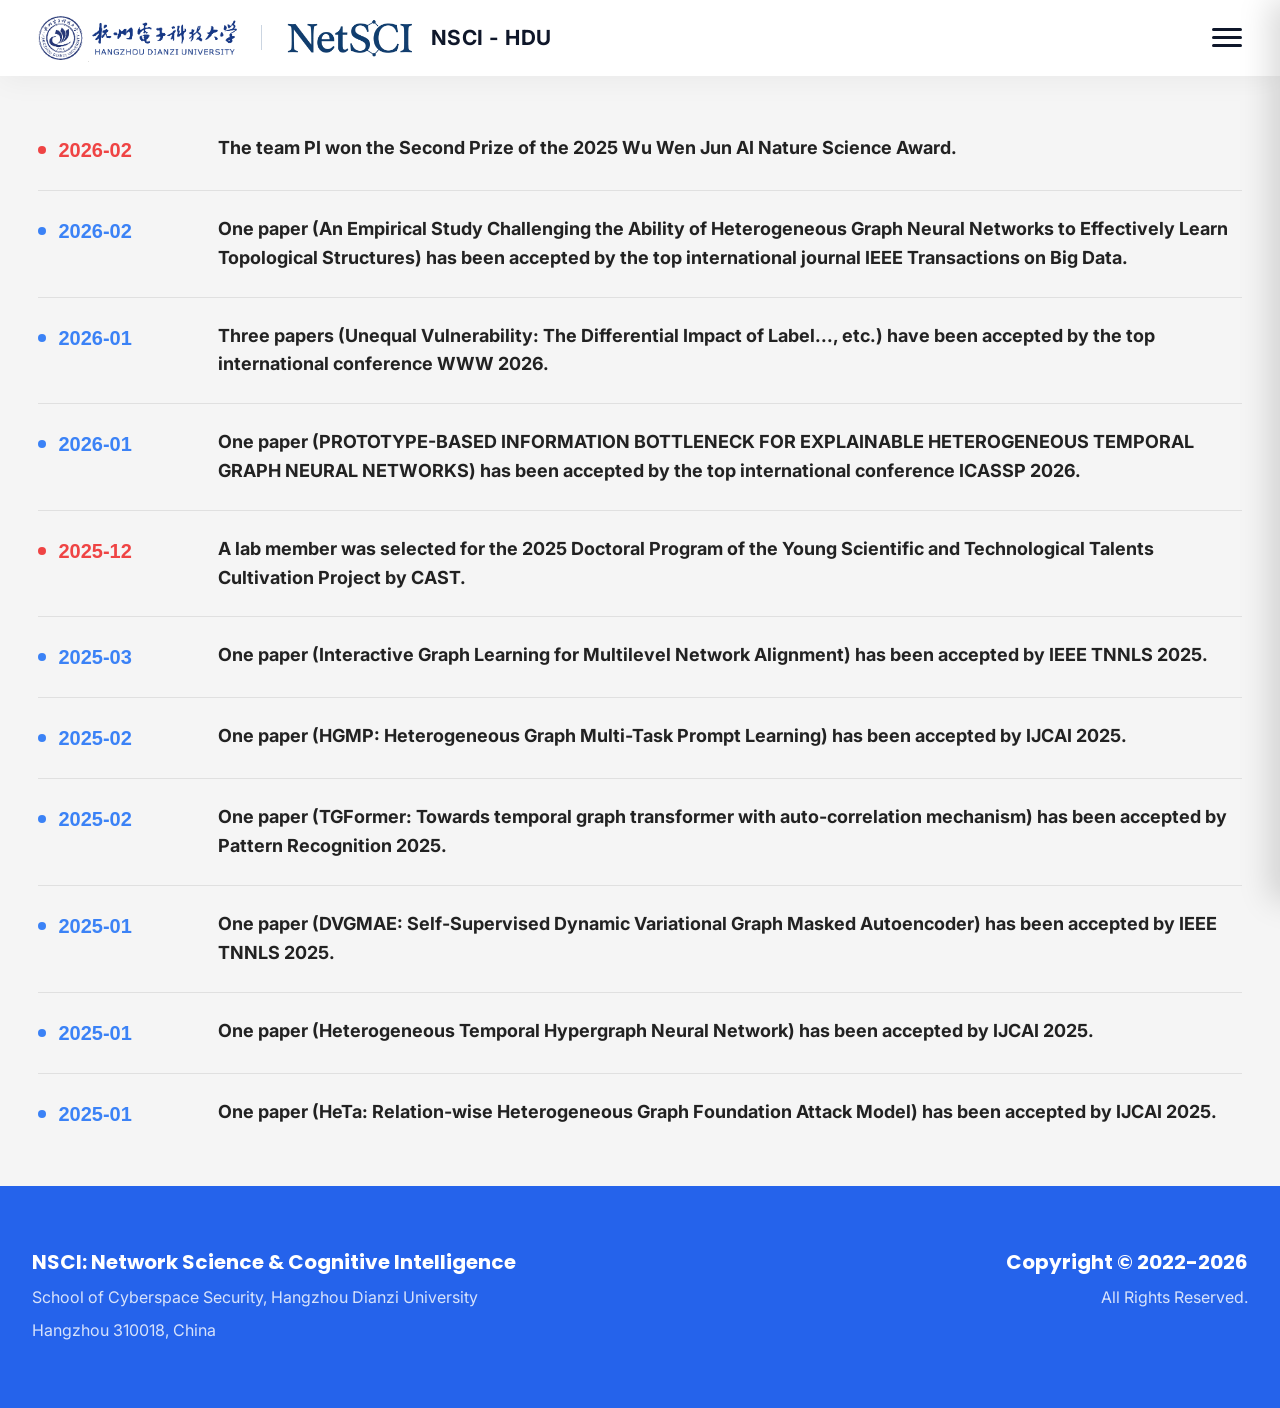
<file: news.html>
<!DOCTYPE html>
<html lang="en">
<head>
  <meta charset="UTF-8" />
  <meta name="viewport" content="width=device-width, initial-scale=1.0" />
  <meta name="description" content="News - Network Science & Cognitive Intelligence Lab" />
  <title>News | NSCI - HDU</title>
  <link rel="icon" type="image/jpeg" href="fig/logot.png" />

  <link href="https://cdn.jsdelivr.net/npm/bootstrap@5.3.0/dist/css/bootstrap.min.css" rel="stylesheet" />
  <link rel="stylesheet" href="https://cdnjs.cloudflare.com/ajax/libs/font-awesome/6.4.0/css/all.min.css" />
  <link href="https://unpkg.com/aos@2.3.1/dist/aos.css" rel="stylesheet" />
  <link href="https://fonts.googleapis.com/css2?family=Ma+Shan+Zheng&family=Poppins:wght@300;400;500;600;700;800;900&family=Inter:wght@300;400;500;600;700&display=swap" rel="stylesheet" />

  <style>
    /* ========================================
       🎨 GLOBAL STYLES (Strictly from members.html)
    ======================================== */
    :root {
      --primary: #2563eb;
      --secondary: #8b5cf6;
      --accent: #06b6d4;
      --success: #10b981;
      --warning: #f59e0b;
      --danger: #ef4444;
      --dark: #0f172a;
      --light: #ffffff;
      --gray-100: #f1f5f9;
      --gray-200: #e2e8f0;
      --gray-300: #cbd5e1;
      --gray-600: #475569;
      --gray-900: #0f172a;
      --gradient-primary: linear-gradient(45deg, #2563eb, #06b6d4);
      --section-padding: 100px 0;
      --card-radius: 16px;
      --transition: all 0.3s cubic-bezier(0.4, 0, 0.2, 1);
    }

    * { margin: 0; padding: 0; box-sizing: border-box; }
    html { scroll-behavior: smooth; overflow-x: hidden; }
    
    body { 
      font-family: 'Inter', sans-serif; 
      color: var(--dark); 
      background: #f5f5f5; 
      line-height: 1.6; 
      overflow-x: hidden;
      padding-top: 100px; 
    }
    
    h1, h2, h3, h4, h5, h6 { font-family: 'Poppins', sans-serif; font-weight: 700; line-height: 1.2; }
    .container-custom { max-width: 1480px; margin: 0 auto; padding: 0 2rem; }

    /* ========================================
       3. NAVBAR STYLES (Strictly from members.html)
    ======================================== */
    .navbar { 
      position: fixed; width: 100%; top: 0; z-index: 1000; 
      padding: 0.8rem 0;
      transition: all 0.5s ease;
      background: rgba(255, 255, 255, 0.98); 
      box-shadow: 0 4px 30px rgba(0, 0, 0, 0.05); 
      backdrop-filter: blur(10px);
      -webkit-backdrop-filter: blur(10px);
    }

    .navbar-container { 
      width: 94%; 
      max-width: 1800px; 
      margin: 0 auto; 
      display: flex; 
      align-items: center; 
      justify-content: space-between !important;
    }

    .navbar-left-group { display: flex; align-items: center; gap: 1.5rem; }
    .nav-divider { height: 25px; width: 1px; background-color: #cbd5e1; }
    
    .navbar-brand, .school-logo { display: flex; align-items: center; gap: 1rem; text-decoration: none; transition: all 0.3s ease; }
    .navbar-logo { height: 42px; width: auto; transition: var(--transition); }
    .school-logo { height: 48px; width: auto; padding-right: 0; }

    .navbar-brand-text { display: flex; flex-direction: column; white-space: nowrap;}
    .navbar-title { font-size: 1.2rem; font-weight: 700; font-family: 'Poppins', sans-serif; color: var(--dark); }
    .navbar-subtitle { font-size: 0.75rem; opacity: 0.8; color: var(--gray-600); }
    
    /* 🔥 智能自适应品牌逻辑：解决导航栏溢出问题 (From members.html) */
    @media (max-width: 1650px) {
      .navbar-title { 
        display: none !important; 
      }
      
      .navbar-subtitle {
        font-size: 1.3rem !important;  
        font-weight: 700 !important;   
        color: var(--dark) !important; 
        opacity: 1 !important;
        margin-top: 0 !important;
        letter-spacing: 0.5px;
      }
      
      .navbar-logo {
        height: 40px !important;
      }
    }

    .navbar-menu { 
      display: flex; 
      align-items: center; 
      gap: 1.8rem; 
      list-style: none; margin: 0; padding: 0; 
    }
    
    .navbar-menu a { 
      text-decoration: none; 
      transition: all 0.3s ease; 
      position: relative; 
      padding: 0.5rem 0;
      font-family: 'Poppins', sans-serif;
      white-space: nowrap;
      color: var(--dark); 
      font-weight: 450;
      font-size: 18px;
    }
    
    .navbar-menu a::after { content: ''; position: absolute; bottom: 0; left: 0; width: 0; height: 2px; background: var(--gradient-primary); transition: width 0.3s; opacity: 0.8; }
    .navbar-menu a:hover::after, .navbar-menu a.active::after { width: 100%; }
    .navbar-menu a.active { color: var(--primary); font-weight: 600; }

    /* Mobile Menu Btn */
    .mobile-menu-btn { 
      display: none; flex-direction: column; justify-content: space-around; 
      width: 30px; height: 24px; background: transparent; border: none; cursor: pointer; padding: 0; z-index: 1001; transition: var(--transition); 
    }
    .mobile-menu-btn span { width: 100%; height: 3px; background: var(--dark); border-radius: 10px; transition: all 0.3s cubic-bezier(0.68, -0.55, 0.265, 1.55); transform-origin: center; }
    .mobile-menu-btn.active span:nth-child(1) { transform: translateY(10.5px) rotate(45deg); }
    .mobile-menu-btn.active span:nth-child(2) { opacity: 0; transform: translateX(-20px); }
    .mobile-menu-btn.active span:nth-child(3) { transform: translateY(-10.5px) rotate(-45deg); }

    .mobile-overlay { 
      position: fixed; top: 0; left: 0; width: 100%; height: 100vh; 
      background: rgba(0, 0, 0, 0.6); backdrop-filter: blur(5px); -webkit-backdrop-filter: blur(5px); 
      opacity: 0; visibility: hidden; transition: all 0.3s ease; z-index: 998; 
    }
    .mobile-overlay.active { opacity: 1; visibility: visible; }

    @media (max-width: 1400px) {
      .mobile-menu-btn { display: flex; }
      .navbar-menu { 
        position: fixed; top: 0; right: 0; width: 320px; height: 100vh; 
        background: linear-gradient(135deg, #ffffff 0%, #f8fafc 100%); 
        flex-direction: column; align-items: stretch; padding: 6rem 2rem 2rem; gap: 0.8rem; 
        box-shadow: -10px 0 30px rgba(0, 0, 0, 0.15); transform: translateX(100%); 
        transition: transform 0.4s cubic-bezier(0.68, -0.55, 0.265, 1.55); z-index: 999; overflow-y: auto; 
        border-left: 1px solid rgba(0,0,0,0.05);
      }
      .navbar-menu.active { transform: translateX(0); }
      .navbar-menu li { opacity: 0; transform: translateX(50px); list-style: none; }
      .navbar-menu.active li { animation: slideInRight 0.5s ease forwards; }
      .navbar-menu.active li:nth-child(1) { animation-delay: 0.1s; }
      .navbar-menu a { 
        display: block; width: 100%; padding: 1rem 1.5rem; font-size: 1.1rem; font-weight: 600;
        color: var(--dark) !important; border-radius: 12px; background: white; 
        box-shadow: 0 4px 10px rgba(0, 0, 0, 0.03); border: 1px solid var(--gray-100);
        transition: all 0.3s ease; text-align: left;
      }
      .navbar-menu a:hover, .navbar-menu a.active { 
        background: var(--gradient-primary); color: white !important; 
        transform: translateX(5px); box-shadow: 0 8px 20px rgba(37, 99, 235, 0.25); border-color: transparent;
      }
      .navbar-menu a::after { display: none; }
      .navbar-left-group { display: flex; } 
    }
    @keyframes slideInRight { to { opacity: 1; transform: translateX(0); } }
    @media (max-width: 480px) {
        .navbar-title { display: none; } 
        .navbar-subtitle { display: none; }
    }


    /* ============================================================
       📰 NEWS LIST STYLES (From Finalized news_zh.html)
    ============================================================ */
    .gy-main-container {
        width: 94%;
        max-width: 1800px; 
        margin: 10px auto 2rem auto;
        padding: 0; 
    }

    .news-list-container {
        background: transparent;
        padding: 0; 
    }

    /* Single News Row */
    .news-row {
        display: flex;
        padding: 24px 0; 
        border-bottom: 1px solid #e0e0e0; 
        align-items: flex-start;
    }

    .news-row:last-child {
        border-bottom: none;
    }

    /* Left Date and Dot */
    .news-date {
        flex: 0 0 180px; 
        display: flex;
        align-items: center;
        gap: 12px; 
        font-size: 20px; 
        font-family: Arial, sans-serif;
        font-weight: bold;
    }

    .news-dot {
        width: 8px;
        height: 8px;
        border-radius: 50%;
        display: inline-block;
        flex-shrink: 0;
    }

    /* Red News (Non-paper) */
    .news-row.news-red .news-date { color: #ef4444; }
    .news-row.news-red .news-dot { background-color: #ef4444; }

    /* Blue News (Paper accepted) */
    .news-row.news-blue .news-date { color: #3b82f6; }
    .news-row.news-blue .news-dot { background-color: #3b82f6; }

    /* Right Content */
    .news-content {
        flex: 1;
        font-size: 18px; 
        color: #222222; 
        font-weight: bold; 
        line-height: 1.6;
    }

    /* Mobile Deep Adaptation */
    @media (max-width: 768px) {
        .gy-main-container {
            width: 100%;
            padding: 0 15px; 
        }
        .news-row { 
            flex-direction: row; 
            gap: 15px; 
            padding: 18px 0; 
        }
        .news-date { 
            flex: 0 0 80px; 
            width: 80px;
            font-size: 18px; 
            align-items: flex-start; 
            line-height: 1.6; 
        }
        .news-dot { 
            display: none; 
        }
        .news-content { 
            flex: 1;
            padding-left: 0; 
            font-size: 16px; 
            line-height: 1.6;
        }
    }

    /* ========================================
       FOOTER (Strictly from members.html)
    ======================================== */
    footer { 
      background: var(--primary); 
      color: white; 
      padding: 4rem 0; 
      margin-top: 0;
    }

    .imoon-footer {
      display: flex;
      justify-content: space-between;
      align-items: flex-start;
      max-width: 1480px;
      margin: 0 auto;
    }

    .footer-left, .footer-right {
      display: flex;
      flex-direction: column;
      gap: 0.5rem;
    }

    .footer-right { text-align: right; }

    .footer-title {
      font-size: 1.25rem; font-weight: 700; margin-bottom: 0.2rem; color: white;
    }

    .footer-text {
      font-size: 1rem; opacity: 0.9; font-weight: 400; color: rgba(255, 255, 255, 0.9); font-family: 'Inter', sans-serif;
    }

    @media (max-width: 768px) {
      .imoon-footer { flex-direction: column; gap: 2rem; text-align: center; align-items: center; }
      .footer-right { text-align: center; }
    }

    .page-loader { position: fixed; top: 0; left: 0; width: 100%; height: 100%; background: white; display: flex; align-items: center; justify-content: center; z-index: 9999; transition: opacity 0.5s, visibility 0.5s; }
    .page-loader.hidden { opacity: 0; visibility: hidden; }
    .loader-spinner { width: 50px; height: 50px; border: 4px solid var(--gray-200); border-top-color: var(--primary); border-radius: 50%; animation: spin 1s linear infinite; }
    @keyframes spin { to { transform: rotate(360deg); } }
  </style>
</head>
<body>
  
  <div class="page-loader" id="pageLoader">
    <div class="loader-spinner"></div>
  </div>

  <nav class="navbar solid" id="navbar">
    <div class="navbar-container">
      
      <div class="navbar-left-group">
        <img src="fig/hdu_logo.png" alt="HDU Logo" class="school-logo" />
        
        <div class="nav-divider"></div>

        <a href="index.html" class="navbar-brand">
          <img src="fig/logoz.png" alt="NSAG Logo" class="navbar-logo" />
          <div class="navbar-brand-text">
            <div class="navbar-title">Network Science & Cognitive Intelligence</div>
            <div class="navbar-subtitle">NSCI - HDU</div>
          </div>
        </a>
      </div>
      
      <ul class="navbar-menu" id="navbarMenu">
        <li><a href="index.html">HOME</a></li>
        <li><a href="index.html#research">RESEARCH</a></li>
        <li><a href="news.html" class="active">NEWS</a></li>
        <li><a href="publication.html">PUBLICATIONS</a></li>
        <li><a href="members.html">MEMBERS</a></li>
        <li><a href="news_zh.html">中文</a></li>
      </ul>

      <button class="mobile-menu-btn" id="navbarToggle" aria-label="Toggle menu">
        <span></span>
        <span></span>
        <span></span>
      </button>
    </div>
  </nav>

  <div class="mobile-overlay" id="mobileOverlay"></div>

  <div class="gy-main-container">
    <div class="news-list-container">
      
      <div class="news-row news-red">
        <div class="news-date"><span class="news-dot"></span>2026-02</div>
        <div class="news-content">The team PI won the Second Prize of the 2025 Wu Wen Jun AI Nature Science Award.</div>
      </div>

      <div class="news-row news-blue">
        <div class="news-date"><span class="news-dot"></span>2026-02</div>
        <div class="news-content">One paper (An Empirical Study Challenging the Ability of Heterogeneous Graph Neural Networks to Effectively Learn Topological Structures) has been accepted by the top international journal IEEE Transactions on Big Data.</div>
      </div>

      <div class="news-row news-blue">
        <div class="news-date"><span class="news-dot"></span>2026-01</div>
        <div class="news-content">Three papers (Unequal Vulnerability: The Differential Impact of Label..., etc.) have been accepted by the top international conference WWW 2026.</div>
      </div>

      <div class="news-row news-blue">
        <div class="news-date"><span class="news-dot"></span>2026-01</div>
        <div class="news-content">One paper (PROTOTYPE-BASED INFORMATION BOTTLENECK FOR EXPLAINABLE HETEROGENEOUS TEMPORAL GRAPH NEURAL NETWORKS) has been accepted by the top international conference ICASSP 2026.</div>
      </div>

      <div class="news-row news-red">
        <div class="news-date"><span class="news-dot"></span>2025-12</div>
        <div class="news-content">A lab member was selected for the 2025 Doctoral Program of the Young Scientific and Technological Talents Cultivation Project by CAST.</div>
      </div>

      <div class="news-row news-blue">
        <div class="news-date"><span class="news-dot"></span>2025-03</div>
        <div class="news-content">One paper (Interactive Graph Learning for Multilevel Network Alignment) has been accepted by IEEE TNNLS 2025.</div>
      </div>

      <div class="news-row news-blue">
        <div class="news-date"><span class="news-dot"></span>2025-02</div>
        <div class="news-content">One paper (HGMP: Heterogeneous Graph Multi-Task Prompt Learning) has been accepted by IJCAI 2025.</div>
      </div>

      <div class="news-row news-blue">
        <div class="news-date"><span class="news-dot"></span>2025-02</div>
        <div class="news-content">One paper (TGFormer: Towards temporal graph transformer with auto-correlation mechanism) has been accepted by Pattern Recognition 2025.</div>
      </div>

      <div class="news-row news-blue">
        <div class="news-date"><span class="news-dot"></span>2025-01</div>
        <div class="news-content">One paper (DVGMAE: Self-Supervised Dynamic Variational Graph Masked Autoencoder) has been accepted by IEEE TNNLS 2025.</div>
      </div>

      <div class="news-row news-blue">
        <div class="news-date"><span class="news-dot"></span>2025-01</div>
        <div class="news-content">One paper (Heterogeneous Temporal Hypergraph Neural Network) has been accepted by IJCAI 2025.</div>
      </div>

      <div class="news-row news-blue">
        <div class="news-date"><span class="news-dot"></span>2025-01</div>
        <div class="news-content">One paper (HeTa: Relation-wise Heterogeneous Graph Foundation Attack Model) has been accepted by IJCAI 2025.</div>
      </div>

    </div>
  </div> 

  <footer>
    <div class="container-custom">
      <div class="imoon-footer">
        
        <div class="footer-left">
          <h3 class="footer-title">NSCI: Network Science & Cognitive Intelligence</h3>
          <div class="footer-text">School of Cyberspace Security, Hangzhou Dianzi University</div>
          <div class="footer-text">Hangzhou 310018, China</div>
        </div>

        <div class="footer-right">
          <h3 class="footer-title">Copyright © 2022-2026</h3>
          <div class="footer-text">All Rights Reserved.</div>
        </div>

      </div>
    </div>
  </footer>

  <script src="https://cdn.jsdelivr.net/npm/bootstrap@5.3.0/dist/js/bootstrap.bundle.min.js"></script>
  <script src="https://unpkg.com/aos@2.3.1/dist/aos.js"></script>

  <script>
    // Initialize AOS
    AOS.init({ duration: 800, once: true, offset: 100 });
    
    // Page Loader Logic
    window.addEventListener('load', function() {
      const loader = document.getElementById('pageLoader');
      setTimeout(() => { loader.classList.add('hidden'); }, 500);
    });

    // Mobile Menu Logic
    const toggle = document.getElementById('navbarToggle');
    const menu = document.getElementById('navbarMenu');
    const overlay = document.getElementById('mobileOverlay');
    const menuLinks = menu.querySelectorAll('a'); 

    function toggleMenu() {
      toggle.classList.toggle('active'); 
      menu.classList.toggle('active');   
      overlay.classList.toggle('active'); 
      
      if (menu.classList.contains('active')) {
        document.body.style.overflow = 'hidden';
      } else {
        document.body.style.overflow = '';
      }
    }

    function closeMenu() {
      toggle.classList.remove('active');
      menu.classList.remove('active');
      overlay.classList.remove('active');
      document.body.style.overflow = '';
    }

    toggle.addEventListener('click', toggleMenu);
    overlay.addEventListener('click', closeMenu);

    menuLinks.forEach(link => {
      link.addEventListener('click', closeMenu);
    });

    window.addEventListener('resize', () => {
      if (window.innerWidth > 1400) {
        closeMenu();
      }
    });
  </script>
</body>
</html>
</file>
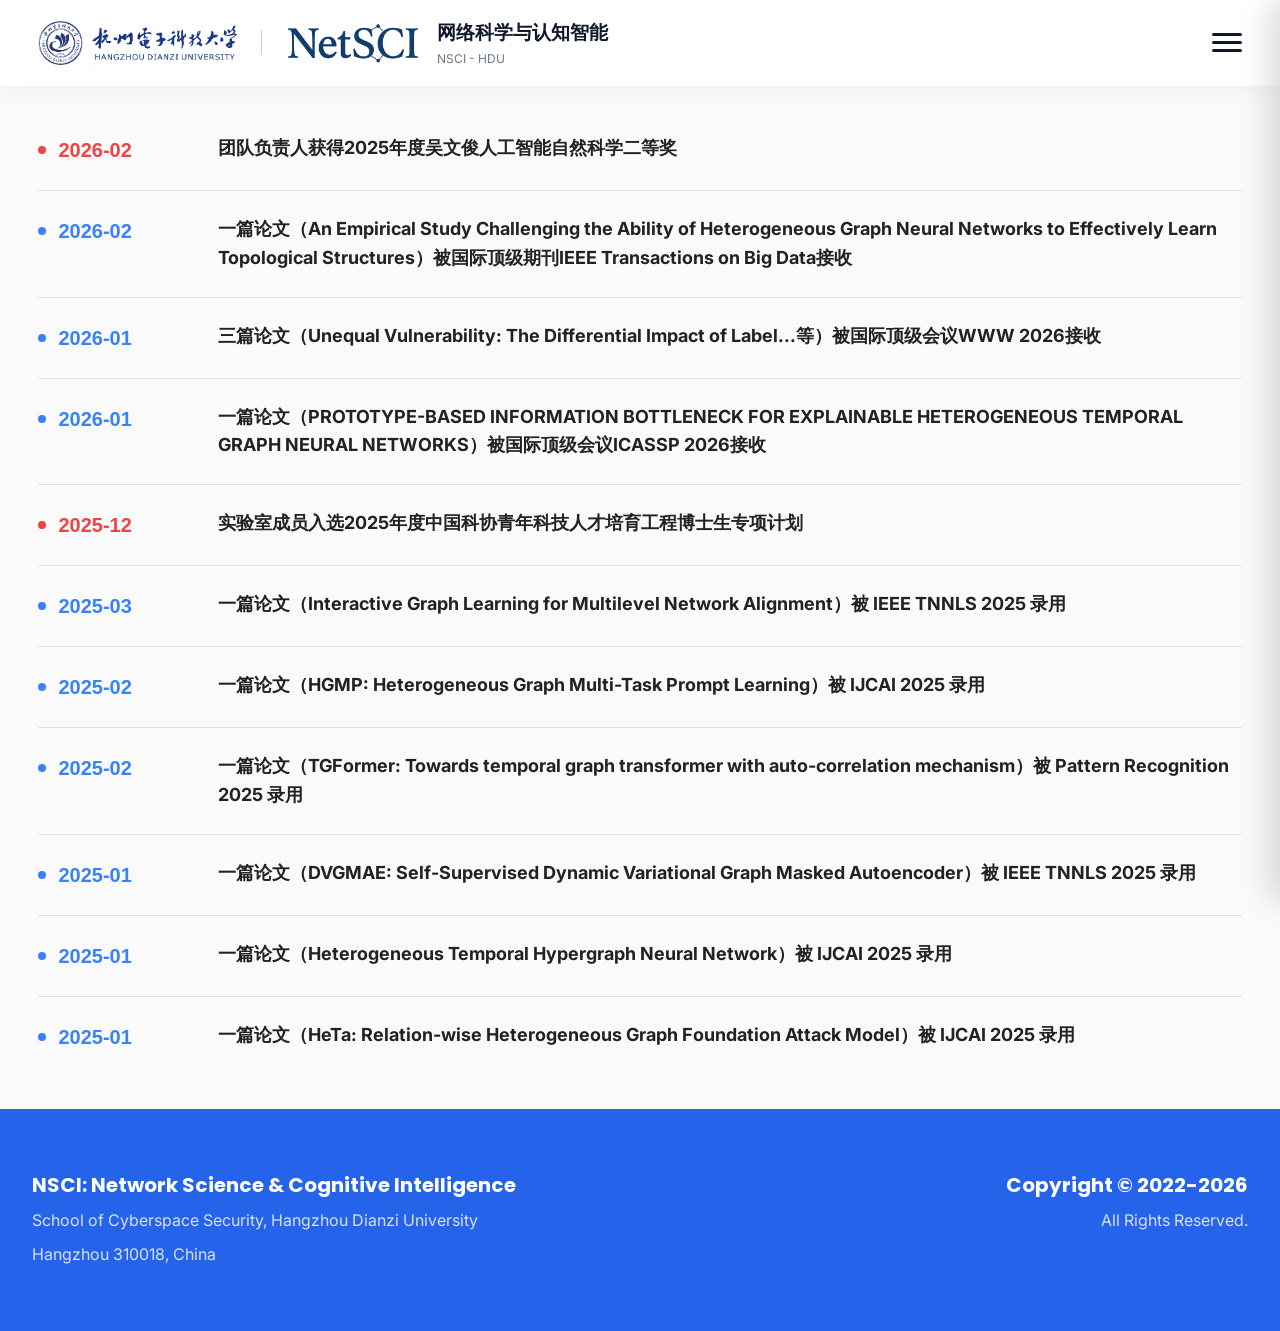
<file: news_zh.html>
<!DOCTYPE html>
<html lang="zh-CN">
<head>
  <meta charset="UTF-8" />
  <meta name="viewport" content="width=device-width, initial-scale=1.0" />
  <meta name="description" content="Network Science & Cognitive Intelligence - 新闻动态" />
  <title>新闻动态 | NSCI - HDU</title>
  <link rel="icon" type="image/jpeg" href="fig/logot.png" />

  <link href="https://cdn.jsdelivr.net/npm/bootstrap@5.3.0/dist/css/bootstrap.min.css" rel="stylesheet" />
  <link rel="stylesheet" href="https://cdnjs.cloudflare.com/ajax/libs/font-awesome/6.4.0/css/all.min.css" />
  <link href="https://unpkg.com/aos@2.3.1/dist/aos.css" rel="stylesheet" />
  <link href="https://fonts.googleapis.com/css2?family=Ma+Shan+Zheng&family=Poppins:wght@300;400;500;600;700;800;900&family=Inter:wght@300;400;500;600;700&display=swap" rel="stylesheet" />

  <style>
    /* ========================================
       🎨 GLOBAL STYLES (严格继承自 members_zh.html)
    ======================================== */
    :root {
      --primary: #2563eb;
      --secondary: #8b5cf6;
      --accent: #06b6d4;
      --success: #10b981;
      --warning: #f59e0b;
      --danger: #ef4444;
      --dark: #0f172a;
      --light: #ffffff;
      --gray-100: #f1f5f9;
      --gray-200: #e2e8f0;
      --gray-300: #cbd5e1;
      --gray-600: #475569;
      --gray-900: #0f172a;
      --gradient-primary: linear-gradient(45deg, #2563eb, #06b6d4);
      --section-padding: 100px 0;
      --card-radius: 16px;
      --transition: all 0.3s cubic-bezier(0.4, 0, 0.2, 1);
    }

    * { margin: 0; padding: 0; box-sizing: border-box; }
    html { scroll-behavior: smooth; overflow-x: hidden; }
    
    body { 
      font-family: 'Inter', "Microsoft YaHei", sans-serif; 
      color: var(--dark); 
      background: #fafafa; 
      line-height: 1.6; 
      overflow-x: hidden;
      padding-top: 100px; 
    }
    
    h1, h2, h3, h4, h5, h6 { font-family: 'Poppins', "Microsoft YaHei", sans-serif; font-weight: 700; line-height: 1.2; }
    .container-custom { max-width: 1480px; margin: 0 auto; padding: 0 2rem; }

    /* ========================================
       3. NAVBAR STYLES (严格继承自 members_zh.html)
    ======================================== */
    .navbar { 
      position: fixed; width: 100%; top: 0; z-index: 1000; 
      padding: 0.8rem 0; 
      transition: all 0.5s ease;
      background: rgba(255, 255, 255, 0.98); 
      box-shadow: 0 4px 30px rgba(0, 0, 0, 0.05); 
      backdrop-filter: blur(10px);
      -webkit-backdrop-filter: blur(10px);
    }

    .navbar-container { 
      width: 94%; 
      max-width: 1800px; 
      margin: 0 auto; 
      display: flex; 
      align-items: center; 
      justify-content: space-between !important;
    }

    .navbar-left-group { display: flex; align-items: center; gap: 1.5rem; }
    .nav-divider { height: 25px; width: 1px; background-color: #cbd5e1; }
    
    .navbar-brand, .school-logo { display: flex; align-items: center; gap: 1rem; text-decoration: none; transition: all 0.3s ease; }
    .navbar-logo { height: 42px; width: auto; transition: var(--transition); }
    .school-logo { height: 48px; width: auto; padding-right: 0; }

    .navbar-brand-text { display: flex; flex-direction: column; white-space: nowrap;}
    .navbar-title { font-size: 1.2rem; font-weight: 700; font-family: 'Poppins', sans-serif; color: var(--dark); }
    .navbar-subtitle { font-size: 0.75rem; opacity: 0.8; color: var(--gray-600); }
    
    .navbar-menu { 
      display: flex; align-items: center; gap: 3.5rem; 
      list-style: none; margin: 0; padding: 0; 
    }
    
    .navbar-menu a { 
      text-decoration: none; 
      transition: all 0.3s ease; 
      position: relative; 
      padding: 0.5rem 0;
      font-family: 'Poppins', sans-serif;
      white-space: nowrap;
      color: var(--dark); 
      font-weight: 450;
      font-size: 18px;
    }
    
    .navbar-menu a::after { content: ''; position: absolute; bottom: 0; left: 0; width: 0; height: 2px; background: var(--gradient-primary); transition: width 0.3s; opacity: 0.8; }
    .navbar-menu a:hover::after, .navbar-menu a.active::after { width: 100%; }
    .navbar-menu a.active { color: var(--primary); font-weight: 600; }

    /* Mobile Menu Btn */
    .mobile-menu-btn { 
      display: none; flex-direction: column; justify-content: space-around; 
      width: 30px; height: 24px; background: transparent; border: none; cursor: pointer; padding: 0; z-index: 1001; transition: var(--transition); 
    }
    .mobile-menu-btn span { width: 100%; height: 3px; background: var(--dark); border-radius: 10px; transition: all 0.3s cubic-bezier(0.68, -0.55, 0.265, 1.55); transform-origin: center; }
    .mobile-menu-btn.active span:nth-child(1) { transform: translateY(10.5px) rotate(45deg); }
    .mobile-menu-btn.active span:nth-child(2) { opacity: 0; transform: translateX(-20px); }
    .mobile-menu-btn.active span:nth-child(3) { transform: translateY(-10.5px) rotate(-45deg); }

    .mobile-overlay { 
      position: fixed; top: 0; left: 0; width: 100%; height: 100vh; 
      background: rgba(0, 0, 0, 0.6); backdrop-filter: blur(5px); -webkit-backdrop-filter: blur(5px); 
      opacity: 0; visibility: hidden; transition: all 0.3s ease; z-index: 998; 
    }
    .mobile-overlay.active { opacity: 1; visibility: visible; }

    @media (max-width: 1400px) {
      .mobile-menu-btn { display: flex; }
      .navbar-menu { 
        position: fixed; top: 0; right: 0; width: 320px; height: 100vh; 
        background: linear-gradient(135deg, #ffffff 0%, #f8fafc 100%); 
        flex-direction: column; align-items: stretch; padding: 6rem 2rem 2rem; gap: 0.8rem; 
        box-shadow: -10px 0 30px rgba(0, 0, 0, 0.15); transform: translateX(100%); 
        transition: transform 0.4s cubic-bezier(0.68, -0.55, 0.265, 1.55); z-index: 999; overflow-y: auto; 
        border-left: 1px solid rgba(0,0,0,0.05);
      }
      .navbar-menu.active { transform: translateX(0); }
      .navbar-menu li { opacity: 0; transform: translateX(50px); list-style: none; }
      .navbar-menu.active li { animation: slideInRight 0.5s ease forwards; }
      .navbar-menu.active li:nth-child(1) { animation-delay: 0.1s; }
      
      .navbar-menu a { 
        display: block; width: 100%; padding: 1rem 1.5rem; font-size: 1.1rem; font-weight: 600;
        color: var(--dark) !important; border-radius: 12px; background: white; 
        box-shadow: 0 4px 10px rgba(0, 0, 0, 0.03); border: 1px solid var(--gray-100);
        transition: all 0.3s ease; text-align: left;
      }
      .navbar-menu a:hover, .navbar-menu a.active { 
        background: var(--gradient-primary); color: white !important; 
        transform: translateX(5px); box-shadow: 0 8px 20px rgba(37, 99, 235, 0.25); border-color: transparent;
      }
      .navbar-menu a::after { display: none; }
      .navbar-left-group { display: flex; } 
    }
    @keyframes slideInRight { to { opacity: 1; transform: translateX(0); } }
    @media (max-width: 480px) {
        .navbar-title { display: none; } 
        .navbar-subtitle { display: none; }
    }

    /* ============================================================
       📰 新闻列表专属样式 (精准复刻版 - 含移动端并排)
    ============================================================ */
    .gy-main-container {
        width: 94%;
        max-width: 1800px; 
        margin: 10px auto 2rem auto;
        padding: 0; 
    }

    .news-list-container {
        background: transparent;
        padding: 0; 
    }

    /* 单条新闻行 */
    .news-row {
        display: flex;
        padding: 24px 0; 
        border-bottom: 1px solid #e0e0e0; 
        align-items: flex-start;
    }

    .news-row:last-child {
        border-bottom: none;
    }

    /* 左侧日期与圆点 */
    .news-date {
        flex: 0 0 180px; 
        display: flex;
        align-items: center;
        gap: 12px; 
        font-size: 20px; 
        font-family: Arial, sans-serif;
        font-weight: bold; /* 时间加粗 */
    }

    .news-dot {
        width: 8px;
        height: 8px;
        border-radius: 50%;
        display: inline-block;
        flex-shrink: 0;
    }

    /* 红色新闻 (非论文类) */
    .news-row.news-red .news-date { color: #ef4444; }
    .news-row.news-red .news-dot { background-color: #ef4444; }

    /* 蓝色新闻 (论文录用类) */
    .news-row.news-blue .news-date { color: #3b82f6; }
    .news-row.news-blue .news-dot { background-color: #3b82f6; }

    /* 右侧文字内容 */
    .news-content {
        flex: 1;
        font-size: 18px; 
        color: #222222; 
        font-weight: bold; /* 正文加粗 */
        line-height: 1.6;
    }

    /* 手机端完美并排适配 (修复上下堆叠问题) */
    @media (max-width: 768px) {
        .gy-main-container {
            width: 100%;
            padding: 0 15px; 
        }
        .news-row { 
            flex-direction: row; /* 强制左右排版 */
            gap: 15px; /* 日期和文字的水平间距 */
            padding: 18px 0; 
        }
        .news-date { 
            flex: 0 0 80px; /* 固定左侧宽度，刚好能塞下日期 */
            width: 80px;
            font-size: 18px; 
            align-items: flex-start; /* 日期靠上对齐 */
            line-height: 1.6; /* 与右侧行高一致，保证顶部对齐 */
        }
        .news-dot { 
            display: none; /* 移动端隐藏圆点 */
        }
        .news-content { 
            flex: 1;
            padding-left: 0; 
            font-size: 16px; 
            line-height: 1.6;
        }
    }

    /* ========================================
       FOOTER (严格继承自 members_zh.html)
    ======================================== */
    footer { 
      background: var(--primary); 
      color: white; 
      padding: 4rem 0; 
      margin-top: 0;
    }

    .imoon-footer {
      display: flex;
      justify-content: space-between;
      align-items: flex-start;
      max-width: 1480px;
      margin: 0 auto;
    }

    .footer-left, .footer-right {
      display: flex;
      flex-direction: column;
      gap: 0.5rem;
    }

    .footer-right { text-align: right; }

    .footer-title {
      font-size: 1.25rem; font-weight: 700; margin-bottom: 0.2rem; color: white;
    }

    .footer-text {
      font-size: 1rem; opacity: 0.9; font-weight: 400; color: rgba(255, 255, 255, 0.9); font-family: 'Inter', sans-serif;
    }

    @media (max-width: 768px) {
      .imoon-footer { flex-direction: column; gap: 2rem; text-align: center; align-items: center; }
      .footer-right { text-align: center; }
    }

    /* Page Loader */
    .page-loader { position: fixed; top: 0; left: 0; width: 100%; height: 100%; background: white; display: flex; align-items: center; justify-content: center; z-index: 9999; transition: opacity 0.5s, visibility 0.5s; }
    .page-loader.hidden { opacity: 0; visibility: hidden; }
    .loader-spinner { width: 50px; height: 50px; border: 4px solid var(--gray-200); border-top-color: var(--primary); border-radius: 50%; animation: spin 1s linear infinite; }
    @keyframes spin { to { transform: rotate(360deg); } }
  </style>
</head>
<body>

  <div class="page-loader" id="pageLoader">
    <div class="loader-spinner"></div>
  </div>

  <nav class="navbar solid" id="navbar">
    <div class="navbar-container">
      
      <div class="navbar-left-group">
        <img src="fig/hdu_logo.png" alt="HDU Logo" class="school-logo" />
        
        <div class="nav-divider"></div>

        <a href="index_zh.html" class="navbar-brand">
          <img src="fig/logoz.png" alt="NSCI Logo" class="navbar-logo" />
          <div class="navbar-brand-text">
            <div class="navbar-title">网络科学与认知智能</div>
            <div class="navbar-subtitle">NSCI - HDU</div>
          </div>
        </a>
      </div>
      
      <ul class="navbar-menu" id="navbarMenu">
        <li><a href="index_zh.html">首页</a></li>
        <li><a href="index_zh.html#research">研究方向</a></li>
        <li><a href="news_zh.html" class="active">新闻动态</a></li>
        <li><a href="publication_zh.html">论文发表</a></li>
        <li><a href="members_zh.html">团队成员</a></li>
        <li><a href="news.html">ENGLISH</a></li>
      </ul>

      <button class="mobile-menu-btn" id="navbarToggle" aria-label="Toggle menu">
        <span></span>
        <span></span>
        <span></span>
      </button>
    </div>
  </nav>

  <div class="mobile-overlay" id="mobileOverlay"></div>

  <div class="gy-main-container">
    <div class="news-list-container">
      
      <div class="news-row news-red">
        <div class="news-date"><span class="news-dot"></span>2026-02</div>
        <div class="news-content">团队负责人获得2025年度吴文俊人工智能自然科学二等奖</div>
      </div>

      <div class="news-row news-blue">
        <div class="news-date"><span class="news-dot"></span>2026-02</div>
        <div class="news-content">一篇论文（An Empirical Study Challenging the Ability of Heterogeneous Graph Neural Networks to Effectively Learn Topological Structures）被国际顶级期刊IEEE Transactions on Big Data接收</div>
      </div>

      <div class="news-row news-blue">
        <div class="news-date"><span class="news-dot"></span>2026-01</div>
        <div class="news-content">三篇论文（Unequal Vulnerability: The Differential Impact of Label...等）被国际顶级会议WWW 2026接收</div>
      </div>

      <div class="news-row news-blue">
        <div class="news-date"><span class="news-dot"></span>2026-01</div>
        <div class="news-content">一篇论文（PROTOTYPE-BASED INFORMATION BOTTLENECK FOR EXPLAINABLE HETEROGENEOUS TEMPORAL GRAPH NEURAL NETWORKS）被国际顶级会议ICASSP 2026接收</div>
      </div>

      <div class="news-row news-red">
        <div class="news-date"><span class="news-dot"></span>2025-12</div>
        <div class="news-content">实验室成员入选2025年度中国科协青年科技人才培育工程博士生专项计划</div>
      </div>

      <div class="news-row news-blue">
        <div class="news-date"><span class="news-dot"></span>2025-03</div>
        <div class="news-content">一篇论文（Interactive Graph Learning for Multilevel Network Alignment）被 IEEE TNNLS 2025 录用</div>
      </div>

      <div class="news-row news-blue">
        <div class="news-date"><span class="news-dot"></span>2025-02</div>
        <div class="news-content">一篇论文（HGMP: Heterogeneous Graph Multi-Task Prompt Learning）被 IJCAI 2025 录用</div>
      </div>

      <div class="news-row news-blue">
        <div class="news-date"><span class="news-dot"></span>2025-02</div>
        <div class="news-content">一篇论文（TGFormer: Towards temporal graph transformer with auto-correlation mechanism）被 Pattern Recognition 2025 录用</div>
      </div>

      <div class="news-row news-blue">
        <div class="news-date"><span class="news-dot"></span>2025-01</div>
        <div class="news-content">一篇论文（DVGMAE: Self-Supervised Dynamic Variational Graph Masked Autoencoder）被 IEEE TNNLS 2025 录用</div>
      </div>

      <div class="news-row news-blue">
        <div class="news-date"><span class="news-dot"></span>2025-01</div>
        <div class="news-content">一篇论文（Heterogeneous Temporal Hypergraph Neural Network）被 IJCAI 2025 录用</div>
      </div>

      <div class="news-row news-blue">
        <div class="news-date"><span class="news-dot"></span>2025-01</div>
        <div class="news-content">一篇论文（HeTa: Relation-wise Heterogeneous Graph Foundation Attack Model）被 IJCAI 2025 录用</div>
      </div>

    </div>
  </div> 

  <footer>
    <div class="container-custom">
      <div class="imoon-footer">
        
        <div class="footer-left">
          <h3 class="footer-title">NSCI: Network Science & Cognitive Intelligence</h3>
          <div class="footer-text">School of Cyberspace Security, Hangzhou Dianzi University</div>
          <div class="footer-text">Hangzhou 310018, China</div>
        </div>

        <div class="footer-right">
          <h3 class="footer-title">Copyright © 2022-2026</h3>
          <div class="footer-text">All Rights Reserved.</div>
        </div>

      </div>
    </div>
  </footer>

  <script src="https://cdn.jsdelivr.net/npm/bootstrap@5.3.0/dist/js/bootstrap.bundle.min.js"></script>
  <script src="https://unpkg.com/aos@2.3.1/dist/aos.js"></script>

  <script>
    // Initialize AOS
    AOS.init({ duration: 800, once: true, offset: 100 });
    
    // Page Loader Logic
    window.addEventListener('load', function() {
      const loader = document.getElementById('pageLoader');
      setTimeout(() => { loader.classList.add('hidden'); }, 500);
    });

    // Mobile Menu Logic
    const toggle = document.getElementById('navbarToggle');
    const menu = document.getElementById('navbarMenu');
    const overlay = document.getElementById('mobileOverlay');
    const menuLinks = menu.querySelectorAll('a'); 

    function toggleMenu() {
      toggle.classList.toggle('active'); 
      menu.classList.toggle('active');   
      overlay.classList.toggle('active'); 
      
      if (menu.classList.contains('active')) {
        document.body.style.overflow = 'hidden';
      } else {
        document.body.style.overflow = '';
      }
    }

    function closeMenu() {
      toggle.classList.remove('active');
      menu.classList.remove('active');
      overlay.classList.remove('active');
      document.body.style.overflow = '';
    }

    toggle.addEventListener('click', toggleMenu);
    overlay.addEventListener('click', closeMenu);

    menuLinks.forEach(link => {
      link.addEventListener('click', closeMenu);
    });

    window.addEventListener('resize', () => {
      if (window.innerWidth > 1400) {
        closeMenu();
      }
    });
  </script>
</body>
</html>
</file>
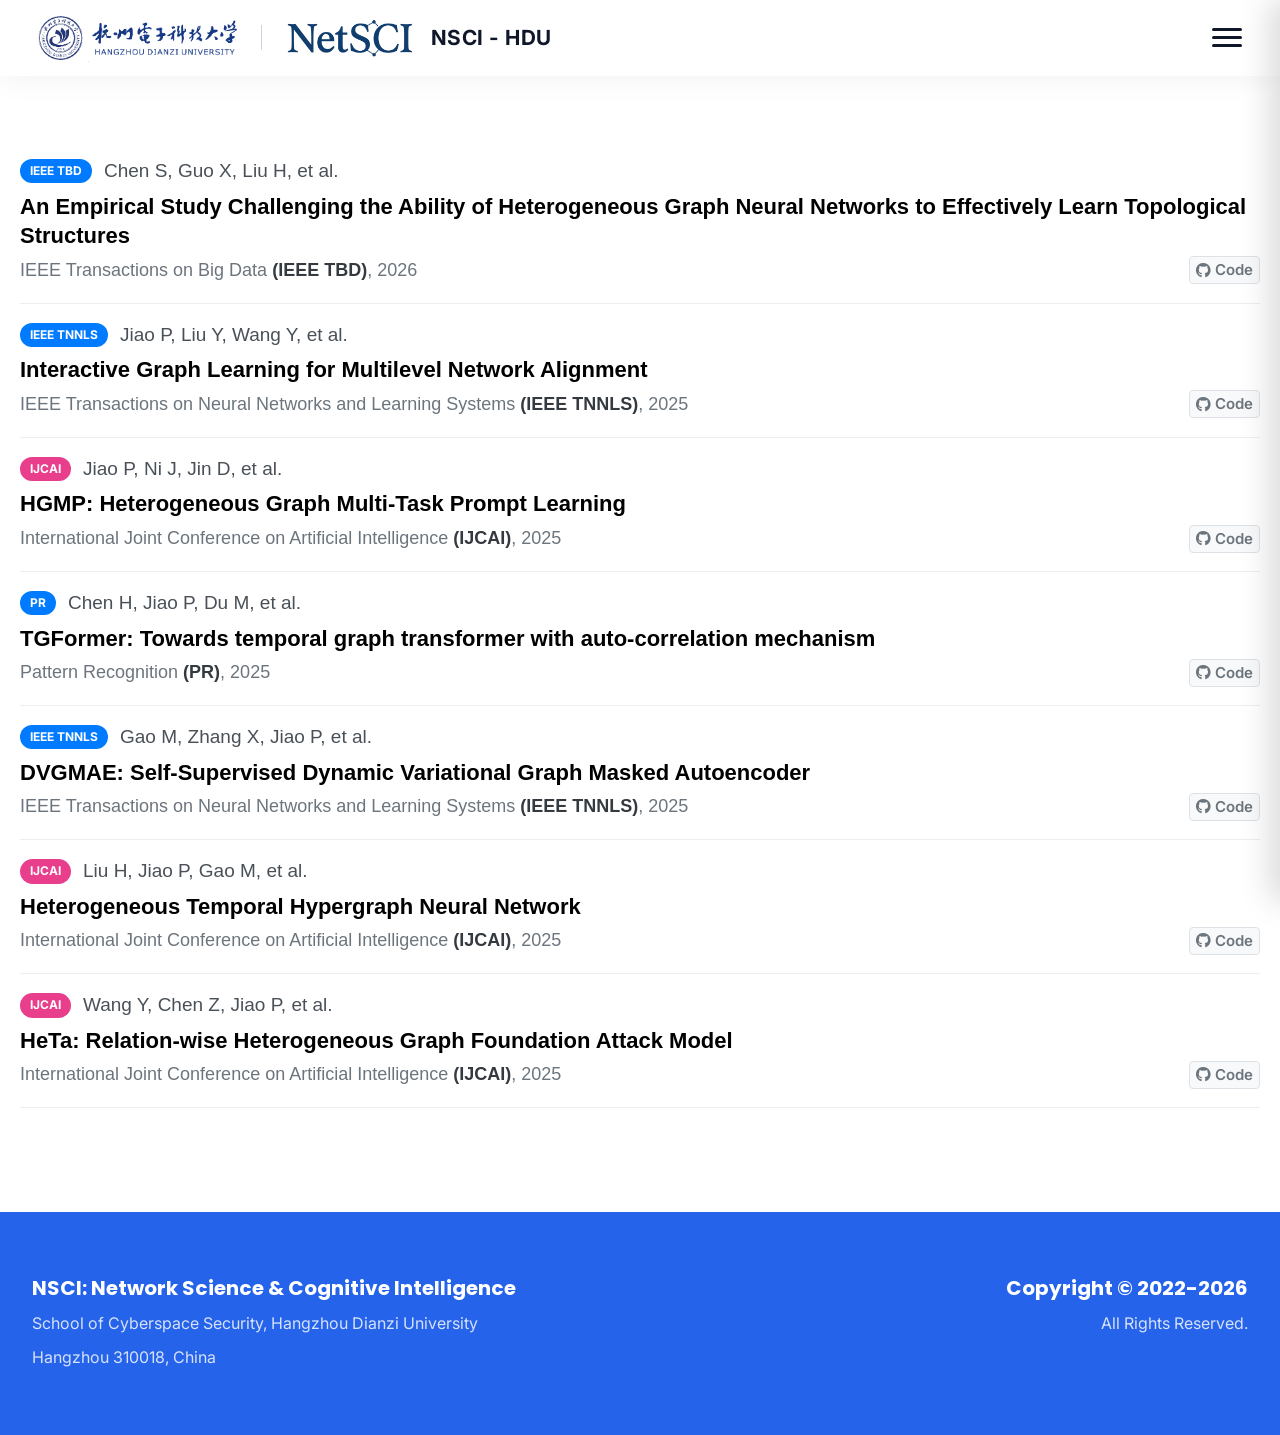
<file: publication.html>
<!DOCTYPE html>
<html lang="en">
<head>
  <meta charset="UTF-8" />
  <meta name="viewport" content="width=device-width, initial-scale=1.0" />
  <meta name="description" content="Publications - Network Science & Cognitive Intelligence Lab at Hangzhou Dianzi University" />
  <title>Publications | NSCI - HDU</title>
  <link rel="icon" type="image/jpeg" href="fig/logot.png" />

  <link href="https://cdn.jsdelivr.net/npm/bootstrap@5.3.0/dist/css/bootstrap.min.css" rel="stylesheet" />
  <link rel="stylesheet" href="https://cdnjs.cloudflare.com/ajax/libs/font-awesome/6.4.0/css/all.min.css" />
  <link href="https://unpkg.com/aos@2.3.1/dist/aos.css" rel="stylesheet" />
  <link href="https://fonts.googleapis.com/css2?family=Ma+Shan+Zheng&family=Poppins:wght@300;400;500;600;700;800;900&family=Inter:wght@300;400;500;600;700&display=swap" rel="stylesheet" />

  <style>
    /* ========================================
       🎨 GLOBAL STYLES (Synced with index.html)
    ======================================== */
    :root {
      --primary: #2563eb;
      --secondary: #8b5cf6;
      --accent: #06b6d4;
      --success: #10b981;
      --warning: #f59e0b;
      --danger: #ef4444;
      --dark: #0f172a;
      --light: #ffffff;
      --gray-100: #f1f5f9;
      --gray-200: #e2e8f0;
      --gray-300: #cbd5e1;
      --gray-600: #475569;
      --gray-900: #0f172a;
      --gradient-primary: linear-gradient(45deg, #2563eb, #06b6d4);
      --section-padding: 100px 0;
      --card-radius: 16px;
      --transition: all 0.3s cubic-bezier(0.4, 0, 0.2, 1);
    }

    * { margin: 0; padding: 0; box-sizing: border-box; }
    html { scroll-behavior: smooth; overflow-x: hidden; }
    
    body { 
      font-family: 'Inter', sans-serif; 
      color: var(--dark); 
      background: #ffffff; 
      line-height: 1.6; 
      overflow-x: hidden;
      padding-top: 100px; 
    }
    
    h1, h2, h3, h4, h5, h6 { font-family: 'Poppins', sans-serif; font-weight: 700; line-height: 1.2; }
    .container-custom { max-width: 1480px; margin: 0 auto; padding: 0 2rem; }

    /* ========================================
       3. NAVBAR STYLES (Fixed Overflow & Smart Branding)
    ======================================== */
    .navbar { 
      position: fixed; width: 100%; top: 0; z-index: 1000; 
      padding: 0.8rem 0; /* Solid state default */
      transition: all 0.5s ease;
      background: rgba(255, 255, 255, 0.98); 
      box-shadow: 0 4px 30px rgba(0, 0, 0, 0.05); 
      backdrop-filter: blur(10px);
      -webkit-backdrop-filter: blur(10px);
    }

    .navbar-container { 
      width: 94%; 
      max-width: 1800px; 
      margin: 0 auto; 
      display: flex; 
      align-items: center; 
      justify-content: space-between !important;
    }

    .navbar-left-group { display: flex; align-items: center; gap: 1.5rem; }
    .nav-divider { height: 25px; width: 1px; background-color: #cbd5e1; }
    
    .navbar-brand, .school-logo { display: flex; align-items: center; gap: 1rem; text-decoration: none; transition: all 0.3s ease; }
    .navbar-logo { height: 42px; width: auto; transition: var(--transition); }
    .school-logo { height: 48px; width: auto; padding-right: 0; }

    .navbar-brand-text { display: flex; flex-direction: column; white-space: nowrap;}
    .navbar-title { font-size: 1.2rem; font-weight: 700; font-family: 'Poppins', sans-serif; color: var(--dark); }
    .navbar-subtitle { font-size: 0.75rem; opacity: 0.8; color: var(--gray-600); }
    
    /* 🔥 智能自适应品牌逻辑：解决导航栏溢出问题 */
    @media (max-width: 1650px) {
      .navbar-title { 
        display: none !important; /* 强制隐藏长标题 */
      }
      
      .navbar-subtitle {
        font-size: 1.3rem !important;  /* 变大 */
        font-weight: 700 !important;   /* 加粗 */
        color: var(--dark) !important; /* 变黑 */
        opacity: 1 !important;
        margin-top: 0 !important;
        letter-spacing: 0.5px;
      }
      
      .navbar-logo {
        height: 40px !important;
      }
    }

    .navbar-menu { 
      display: flex; 
      align-items: center; 
      gap: 1.8rem; /* 间距缩小以防溢出 */
      list-style: none; margin: 0; padding: 0; 
    }
    
    .navbar-menu a { 
      text-decoration: none; 
      transition: all 0.3s ease; 
      position: relative; 
      padding: 0.5rem 0;
      font-family: 'Poppins', sans-serif;
      white-space: nowrap;
      color: var(--dark); 
      font-weight: 450;
      font-size: 18px;
    }
    
    .navbar-menu a::after { content: ''; position: absolute; bottom: 0; left: 0; width: 0; height: 2px; background: var(--gradient-primary); transition: width 0.3s; opacity: 0.8; }
    .navbar-menu a:hover::after, .navbar-menu a.active::after { width: 100%; }
    .navbar-menu a.active { color: var(--primary); font-weight: 600; }

    /* Mobile Menu Btn */
    .mobile-menu-btn { 
      display: none; flex-direction: column; justify-content: space-around; 
      width: 30px; height: 24px; background: transparent; border: none; cursor: pointer; padding: 0; z-index: 1001; transition: var(--transition); 
    }
    .mobile-menu-btn span { width: 100%; height: 3px; background: var(--dark); border-radius: 10px; transition: all 0.3s cubic-bezier(0.68, -0.55, 0.265, 1.55); transform-origin: center; }
    .mobile-menu-btn.active span:nth-child(1) { transform: translateY(10.5px) rotate(45deg); }
    .mobile-menu-btn.active span:nth-child(2) { opacity: 0; transform: translateX(-20px); }
    .mobile-menu-btn.active span:nth-child(3) { transform: translateY(-10.5px) rotate(-45deg); }

    .mobile-overlay { 
      position: fixed; top: 0; left: 0; width: 100%; height: 100vh; 
      background: rgba(0, 0, 0, 0.6); backdrop-filter: blur(5px); -webkit-backdrop-filter: blur(5px); 
      opacity: 0; visibility: hidden; transition: all 0.3s ease; z-index: 998; 
    }
    .mobile-overlay.active { opacity: 1; visibility: visible; }

    @media (max-width: 1400px) {
      .mobile-menu-btn { display: flex; }
      .navbar-menu { 
        position: fixed; top: 0; right: 0; width: 320px; height: 100vh; 
        background: linear-gradient(135deg, #ffffff 0%, #f8fafc 100%); 
        flex-direction: column; align-items: stretch; padding: 6rem 2rem 2rem; gap: 0.8rem; 
        box-shadow: -10px 0 30px rgba(0, 0, 0, 0.15); transform: translateX(100%); 
        transition: transform 0.4s cubic-bezier(0.68, -0.55, 0.265, 1.55); z-index: 999; overflow-y: auto; 
        border-left: 1px solid rgba(0,0,0,0.05);
      }
      .navbar-menu.active { transform: translateX(0); }
      .navbar-menu li { opacity: 0; transform: translateX(50px); list-style: none; }
      .navbar-menu.active li { animation: slideInRight 0.5s ease forwards; }
      .navbar-menu.active li:nth-child(1) { animation-delay: 0.1s; }
      
      .navbar-menu a { 
        display: block; width: 100%; padding: 1rem 1.5rem; font-size: 1.1rem; font-weight: 600;
        color: var(--dark) !important; border-radius: 12px; background: white; 
        box-shadow: 0 4px 10px rgba(0, 0, 0, 0.03); border: 1px solid var(--gray-100);
        transition: all 0.3s ease; text-align: left;
      }
      .navbar-menu a:hover, .navbar-menu a.active { 
        background: var(--gradient-primary); color: white !important; 
        transform: translateX(5px); box-shadow: 0 8px 20px rgba(37, 99, 235, 0.25); border-color: transparent;
      }
      .navbar-menu a::after { display: none; }
      .navbar-left-group { display: flex; } 
    }
    @keyframes slideInRight { to { opacity: 1; transform: translateX(0); } }
    @media (max-width: 480px) {
        .navbar-title { display: none; } 
        .navbar-subtitle { display: none; }
    }

    /* ========================================
       📄 NEW PUBLICATIONS STYLES (Original)
    ======================================== */
    .publications-container {
      max-width: 1500px; 
      margin: 0 auto;
      padding: 40px 20px; 
    }

    .publication-item {
      padding: 18px 0;
      border-bottom: 1px solid #eeeeee; 
      display: flex;
      flex-direction: column;
      gap: 3px; 
      text-align: left;
    }
    
    .publication-item:hover { transform: none; box-shadow: none; background: transparent; }

    .pub-row-meta {
      display: flex;
      align-items: center;
      gap: 12px;
      margin-bottom: 2px;
    }

    .pub-type-badge {
      display: inline-block;
      padding: 5px 10px; 
      font-size: 12px;
      font-weight: 700;
      color: #fff;
      border-radius: 50rem; 
      text-transform: uppercase;
      line-height: 1.2;
      white-space: nowrap;
    }

    .pub-type-badge.journal { background-color: #007bff; } 
    .pub-type-badge.conference { background-color: #e83e8c; } 
    .pub-type-badge.book { background-color: #6f42c1; } 
    .pub-type-badge.arxiv { background-color: #6c757d; } 

    .pub-authors {
      font-size: 19px;
      color: #495057; 
      margin: 0;
      line-height: 1.4;
      font-family: -apple-system, BlinkMacSystemFont, "Segoe UI", Roboto, Helvetica, Arial, sans-serif;
    }

    .pub-title {
      font-size: 22px;
      font-weight: 700;
      color: #000; 
      margin: 2px 0;
      line-height: 1.35;
      font-family: -apple-system, BlinkMacSystemFont, "Segoe UI", Roboto, Helvetica, Arial, sans-serif;
    }

    /* 新增：规范管理出版物标题链接样式的代码 (已根据中文版更新) */
    .pub-title a {
      color: inherit;
      text-decoration: none;
      transition: color 0.2s ease;
    }

    .pub-title a:hover {
      color: var(--primary);
    }

    .pub-venue-row {
      display: flex;
      align-items: center;
      flex-wrap: wrap;
      gap: 10px;
    }

    .pub-venue {
      font-size: 18px;
      color: #6c757d;
      font-family: -apple-system, BlinkMacSystemFont, "Segoe UI", Roboto, Helvetica, Arial, sans-serif;
    }
    
    .pub-venue strong { color: #343a40; }

    .clean-code-btn {
      display: inline-flex;
      align-items: center;
      gap: 4px;
      padding: 1px 6px;
      background-color: #f8f9fa;
      color: #6c757d;
      border-radius: 4px;
      font-size: 15px;
      font-weight: 600;
      text-decoration: none;
      border: 1px solid #dee2e6;
      margin-left: auto; 
    }
    .clean-code-btn:hover {
      background-color: #e9ecef;
      color: #212529;
    }

    @media (max-width: 992px) {
        .pub-row-meta { flex-wrap: wrap; gap: 6px; }
    }

    /* ========================================
       FOOTER (iMoon Style Refined)
    ======================================== */
    footer { 
      background: var(--primary); 
      color: white; 
      padding: 4rem 0; 
      margin-top: 4rem;
    }

    .imoon-footer {
      display: flex;
      justify-content: space-between;
      align-items: flex-start;
      max-width: 1480px;
      margin: 0 auto;
    }

    .footer-left, .footer-right {
      display: flex;
      flex-direction: column;
      gap: 0.5rem;
    }

    .footer-right { text-align: right; }

    .footer-title {
      font-size: 1.25rem; font-weight: 700; margin-bottom: 0.2rem; color: white;
    }

    .footer-text {
      font-size: 1rem; opacity: 0.9; font-weight: 400; color: rgba(255, 255, 255, 0.9); font-family: 'Inter', sans-serif;
    }

    @media (max-width: 768px) {
      .imoon-footer { flex-direction: column; gap: 2rem; text-align: center; align-items: center; }
      .footer-right { text-align: center; }
    }

    /* Page Loader */
    .page-loader { position: fixed; top: 0; left: 0; width: 100%; height: 100%; background: white; display: flex; align-items: center; justify-content: center; z-index: 9999; transition: opacity 0.5s, visibility 0.5s; }
    .page-loader.hidden { opacity: 0; visibility: hidden; }
    .loader-spinner { width: 50px; height: 50px; border: 4px solid var(--gray-200); border-top-color: var(--primary); border-radius: 50%; animation: spin 1s linear infinite; }
    @keyframes spin { to { transform: rotate(360deg); } }
  </style>
</head>
<body>
  
  <div class="page-loader" id="pageLoader">
    <div class="loader-spinner"></div>
  </div>

  <nav class="navbar solid" id="navbar">
    <div class="navbar-container">
      
      <div class="navbar-left-group">
        <img src="fig/hdu_logo.png" alt="HDU Logo" class="school-logo" />
        
        <div class="nav-divider"></div>

        <a href="index.html" class="navbar-brand">
          <img src="fig/logoz.png" alt="NSCI Logo" class="navbar-logo" />
          <div class="navbar-brand-text">
            <div class="navbar-title">Network Science & Cognitive Intelligence</div>
            <div class="navbar-subtitle">NSCI - HDU</div>
          </div>
        </a>
      </div>
      
      <ul class="navbar-menu" id="navbarMenu">
        <li><a href="index.html">HOME</a></li>
        <li><a href="index.html#research">RESEARCH</a></li>
        <li><a href="index.html#news">NEWS</a></li>
        <li><a href="publication.html" class="active">PUBLICATIONS</a></li>
        <li><a href="members.html">MEMBERS</a></li>
        <li><a href="publication_zh.html">中文</a></li>
      </ul>

      <button class="mobile-menu-btn" id="navbarToggle" aria-label="Toggle menu">
        <span></span>
        <span></span>
        <span></span>
      </button>
    </div>
  </nav>

  <div class="mobile-overlay" id="mobileOverlay"></div>

  <div class="publications-container" style="margin-top:0px; margin-bottom:0px;">

    <div class="publications-list">

      <div class="publication-item">
        <div class="pub-row-meta">
          <span class="pub-type-badge journal">IEEE TBD</span>
          <p class="pub-authors">Chen S, Guo X, Liu H, et al.</p>
        </div>
        <h3 class="pub-title"><a href="https://ieeexplore.ieee.org/abstract/document/11415629" target="_blank">An Empirical Study Challenging the Ability of Heterogeneous Graph Neural Networks to Effectively Learn Topological Structures</a></h3>
        <div class="pub-venue-row">
          <div class="pub-venue">IEEE Transactions on Big Data <strong>(IEEE TBD)</strong>, 2026</div>
          <a href="https://ieeexplore.ieee.org/abstract/document/11415629" target="_blank" class="clean-code-btn"><i class="fab fa-github"></i> Code</a>
        </div>
      </div>
      
      <div class="publication-item">
        <div class="pub-row-meta">
          <span class="pub-type-badge journal">IEEE TNNLS</span>
          <p class="pub-authors">Jiao P, Liu Y, Wang Y, et al.</p>
        </div>
        <h3 class="pub-title"><a href="https://ieeexplore.ieee.org/abstract/document/11123717/" target="_blank">Interactive Graph Learning for Multilevel Network Alignment</a></h3>
        <div class="pub-venue-row">
          <div class="pub-venue">IEEE Transactions on Neural Networks and Learning Systems <strong>(IEEE TNNLS)</strong>, 2025</div>
          <a href="https://ieeexplore.ieee.org/abstract/document/11123717/" target="_blank" class="clean-code-btn"><i class="fab fa-github"></i> Code</a>
        </div>
      </div>

      <div class="publication-item">
        <div class="pub-row-meta">
          <span class="pub-type-badge conference">IJCAI</span>
          <p class="pub-authors">Jiao P, Ni J, Jin D, et al.</p>
        </div>
        <h3 class="pub-title"><a href="https://arxiv.org/abs/2507.07405" target="_blank">HGMP: Heterogeneous Graph Multi-Task Prompt Learning</a></h3>
        <div class="pub-venue-row">
          <div class="pub-venue">International Joint Conference on Artificial Intelligence <strong>(IJCAI)</strong>, 2025</div>
          <a href="https://arxiv.org/abs/2507.07405" target="_blank" class="clean-code-btn"><i class="fab fa-github"></i> Code</a>
        </div>
      </div>

      <div class="publication-item">
        <div class="pub-row-meta">
          <span class="pub-type-badge journal">PR</span>
          <p class="pub-authors">Chen H, Jiao P, Du M, et al.</p>
        </div>
        <h3 class="pub-title"><a href="https://www.sciencedirect.com/science/article/abs/pii/S0031320325007137" target="_blank">TGFormer: Towards temporal graph transformer with auto-correlation mechanism</a></h3>
        <div class="pub-venue-row">
          <div class="pub-venue">Pattern Recognition <strong>(PR)</strong>, 2025</div>
          <a href="https://www.sciencedirect.com/science/article/abs/pii/S0031320325007137" target="_blank" class="clean-code-btn"><i class="fab fa-github"></i> Code</a>
        </div>
      </div>

      <div class="publication-item">
        <div class="pub-row-meta">
          <span class="pub-type-badge journal">IEEE TNNLS</span>
          <p class="pub-authors">Gao M, Zhang X, Jiao P, et al.</p>
        </div>
        <h3 class="pub-title"><a href="https://ieeexplore.ieee.org/abstract/document/11061250/" target="_blank">DVGMAE: Self-Supervised Dynamic Variational Graph Masked Autoencoder</a></h3>
        <div class="pub-venue-row">
          <div class="pub-venue">IEEE Transactions on Neural Networks and Learning Systems <strong>(IEEE TNNLS)</strong>, 2025</div>
          <a href="https://ieeexplore.ieee.org/abstract/document/11061250/" target="_blank" class="clean-code-btn"><i class="fab fa-github"></i> Code</a>
        </div>
      </div>

      <div class="publication-item">
        <div class="pub-row-meta">
          <span class="pub-type-badge conference">IJCAI</span>
          <p class="pub-authors">Liu H, Jiao P, Gao M, et al.</p>
        </div>
        <h3 class="pub-title"><a href="https://arxiv.org/abs/2506.17312" target="_blank">Heterogeneous Temporal Hypergraph Neural Network</a></h3>
        <div class="pub-venue-row">
          <div class="pub-venue">International Joint Conference on Artificial Intelligence <strong>(IJCAI)</strong>, 2025</div>
          <a href="https://arxiv.org/abs/2506.17312" target="_blank" class="clean-code-btn"><i class="fab fa-github"></i> Code</a>
        </div>
      </div>

      <div class="publication-item">
        <div class="pub-row-meta">
          <span class="pub-type-badge conference">IJCAI</span>
          <p class="pub-authors">Wang Y, Chen Z, Jiao P, et al.</p>
        </div>
        <h3 class="pub-title"><a href="https://arxiv.org/abs/2506.07428" target="_blank">HeTa: Relation-wise Heterogeneous Graph Foundation Attack Model</a></h3>
        <div class="pub-venue-row">
          <div class="pub-venue">International Joint Conference on Artificial Intelligence <strong>(IJCAI)</strong>, 2025</div>
          <a href="https://arxiv.org/abs/2506.07428" target="_blank" class="clean-code-btn"><i class="fab fa-github"></i> Code</a>
        </div>
      </div>

    </div>
  </div>

  <footer>
    <div class="container-custom">
      <div class="imoon-footer">
        
        <div class="footer-left">
          <h3 class="footer-title">NSCI: Network Science & Cognitive Intelligence</h3>
          <div class="footer-text">School of Cyberspace Security, Hangzhou Dianzi University</div>
          <div class="footer-text">Hangzhou 310018, China</div>
        </div>

        <div class="footer-right">
          <h3 class="footer-title">Copyright © 2022-2026</h3>
          <div class="footer-text">All Rights Reserved.</div>
        </div>

      </div>
    </div>
  </footer>

  <script src="https://cdn.jsdelivr.net/npm/bootstrap@5.3.0/dist/js/bootstrap.bundle.min.js"></script>
  <script src="https://unpkg.com/aos@2.3.1/dist/aos.js"></script>

  <script>
    // Initialize AOS (Required if using index_zh logic even if no fade elements)
    AOS.init({ duration: 800, once: true, offset: 100 });
    
    // Page Loader Logic
    window.addEventListener('load', function() {
      const loader = document.getElementById('pageLoader');
      setTimeout(() => { loader.classList.add('hidden'); }, 500);
    });

    // Navbar Scroll Logic (Keeps it consistent, though always solid background)
    const navbar = document.getElementById('navbar');
    
    // Modified scroll for this page: keep solid, just manage shadow
    // No "transparent" mode needed here.

    // Mobile Menu Logic
    const toggle = document.getElementById('navbarToggle');
    const menu = document.getElementById('navbarMenu');
    const overlay = document.getElementById('mobileOverlay');
    const menuLinks = menu.querySelectorAll('a'); 

    function toggleMenu() {
      toggle.classList.toggle('active'); 
      menu.classList.toggle('active');   
      overlay.classList.toggle('active'); 
      
      if (menu.classList.contains('active')) {
        document.body.style.overflow = 'hidden';
      } else {
        document.body.style.overflow = '';
      }
    }

    function closeMenu() {
      toggle.classList.remove('active');
      menu.classList.remove('active');
      overlay.classList.remove('active');
      document.body.style.overflow = '';
    }

    toggle.addEventListener('click', toggleMenu);
    overlay.addEventListener('click', closeMenu);

    menuLinks.forEach(link => {
      link.addEventListener('click', closeMenu);
    });

    window.addEventListener('resize', () => {
      if (window.innerWidth > 1400) {
        closeMenu();
      }
    });
  </script>
</body>
</html>
</file>
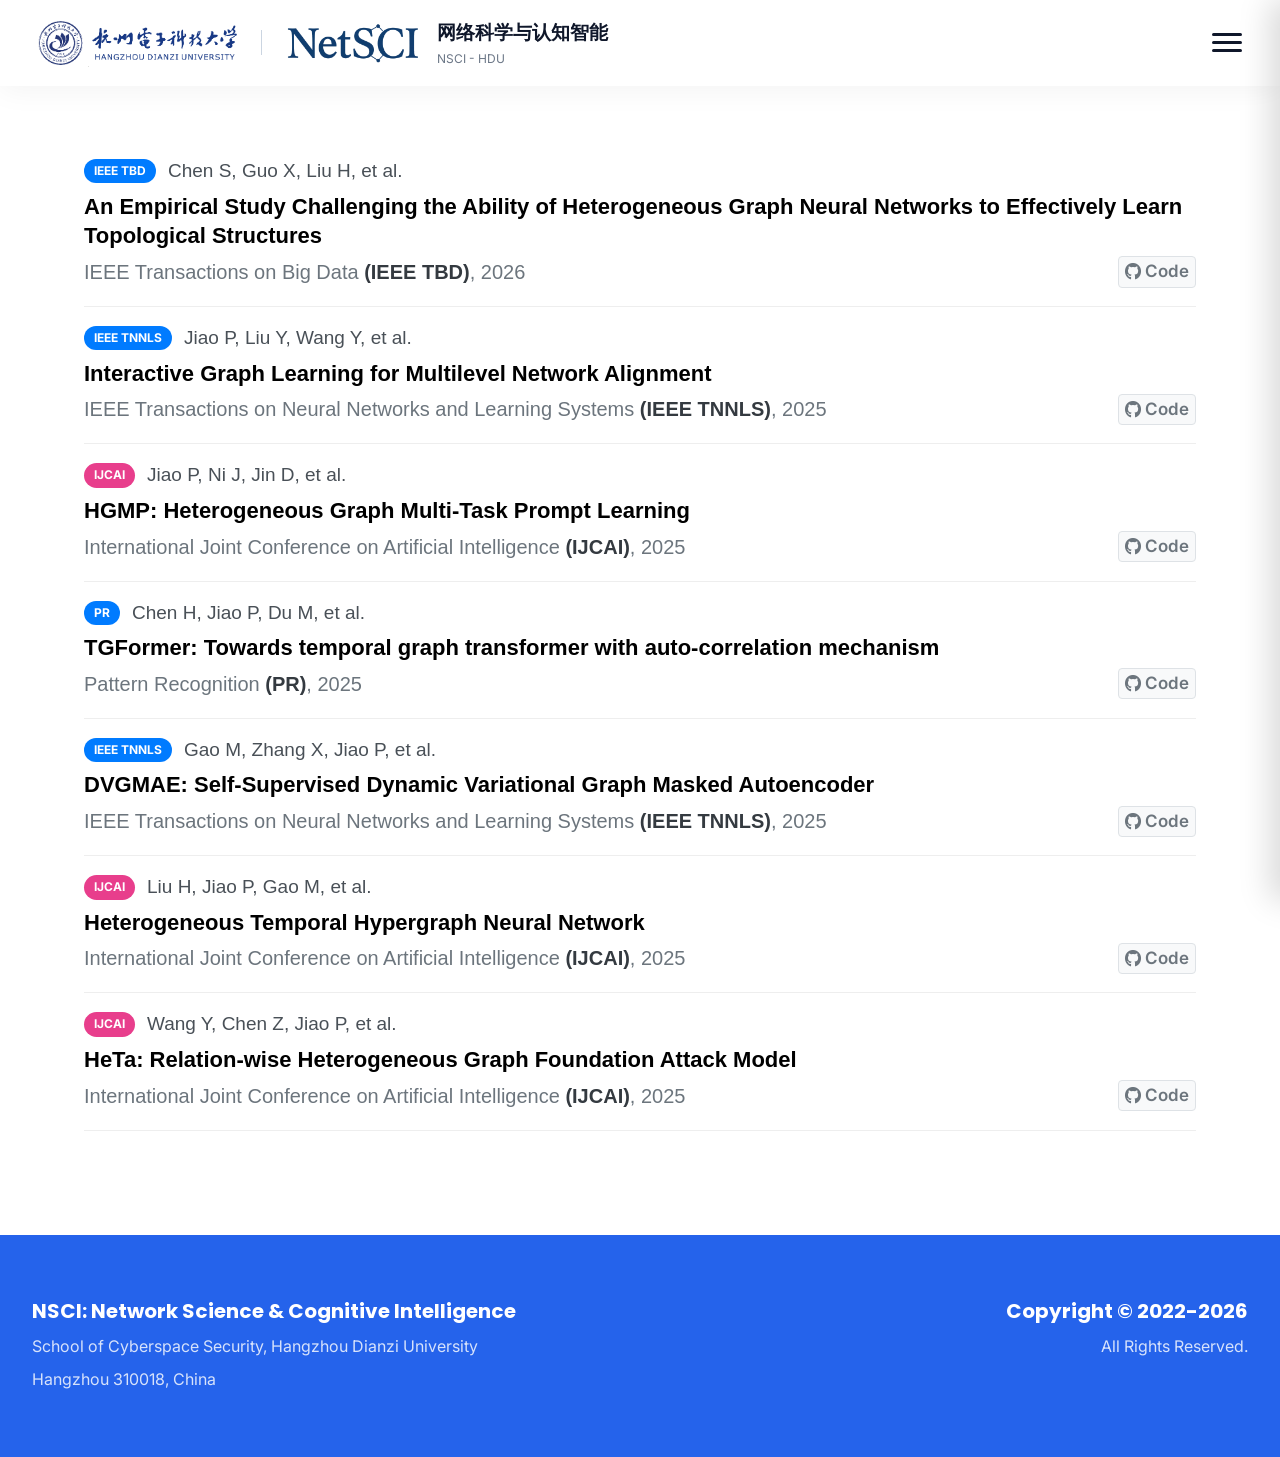
<file: publication_zh.html>
<!DOCTYPE html>
<html lang="zh-CN">
<head>
  <meta charset="UTF-8" />
  <meta name="viewport" content="width=device-width, initial-scale=1.0" />
  <meta name="description" content="Network Science & Cognitive Intelligence - 论文发表列表" />
  <title>论文发表 | NSCI - HDU</title>
  <link rel="icon" type="image/jpeg" href="fig/logot.png" />

  <link href="https://cdn.jsdelivr.net/npm/bootstrap@5.3.0/dist/css/bootstrap.min.css" rel="stylesheet" />
  <link rel="stylesheet" href="https://cdnjs.cloudflare.com/ajax/libs/font-awesome/6.4.0/css/all.min.css" />
  <link href="https://unpkg.com/aos@2.3.1/dist/aos.css" rel="stylesheet" />
  <link href="https://fonts.googleapis.com/css2?family=Ma+Shan+Zheng&family=Poppins:wght@300;400;500;600;700;800;900&family=Inter:wght@300;400;500;600;700&display=swap" rel="stylesheet" />

  <style>
    /* ========================================
       🎨 GLOBAL STYLES (From index_zh.html)
    ======================================== */
    :root {
      --primary: #2563eb;
      --secondary: #8b5cf6;
      --accent: #06b6d4;
      --success: #10b981;
      --warning: #f59e0b;
      --danger: #ef4444;
      --dark: #0f172a;
      --light: #ffffff;
      --gray-100: #f1f5f9;
      --gray-200: #e2e8f0;
      --gray-300: #cbd5e1;
      --gray-600: #475569;
      --gray-900: #0f172a;
      --gradient-primary: linear-gradient(45deg, #2563eb, #06b6d4);
      --section-padding: 100px 0;
      --card-radius: 16px;
      --transition: all 0.3s cubic-bezier(0.4, 0, 0.2, 1);
    }

    * { margin: 0; padding: 0; box-sizing: border-box; }
    html { scroll-behavior: smooth; overflow-x: hidden; }
    
    body { 
      font-family: 'Inter', sans-serif; 
      color: var(--dark); 
      background: #ffffff; 
      line-height: 1.6; 
      overflow-x: hidden;
      /* Padding for fixed navbar */
      padding-top: 100px; 
    }
    
    h1, h2, h3, h4, h5, h6 { font-family: 'Poppins', sans-serif; font-weight: 700; line-height: 1.2; }
    .container-custom { max-width: 1480px; margin: 0 auto; padding: 0 2rem; }

    /* ========================================
       3. NAVBAR STYLES (Fixed Overflow)
    ======================================== */
    .navbar { 
      position: fixed; width: 100%; top: 0; z-index: 1000; 
      padding: 0.8rem 0; /* Solid state default */
      transition: all 0.5s ease;
      background: rgba(255, 255, 255, 0.98); 
      box-shadow: 0 4px 30px rgba(0, 0, 0, 0.05); 
      backdrop-filter: blur(10px);
      -webkit-backdrop-filter: blur(10px);
    }

    .navbar-container { 
      width: 94%; 
      max-width: 1800px; 
      margin: 0 auto; 
      display: flex; 
      align-items: center; 
      justify-content: space-between !important;
    }

    .navbar-left-group { display: flex; align-items: center; gap: 1.5rem; }
    .nav-divider { height: 25px; width: 1px; background-color: #cbd5e1; }
    
    .navbar-brand, .school-logo { display: flex; align-items: center; gap: 1rem; text-decoration: none; transition: all 0.3s ease; }
    .navbar-logo { height: 42px; width: auto; transition: var(--transition); }
    .school-logo { height: 48px; width: auto; padding-right: 0; }

    .navbar-brand-text { display: flex; flex-direction: column; white-space: nowrap;}
    .navbar-title { font-size: 1.2rem; font-weight: 700; font-family: 'Poppins', sans-serif; color: var(--dark); }
    .navbar-subtitle { font-size: 0.75rem; opacity: 0.8; color: var(--gray-600); }
    
    .navbar-menu { 
      display: flex; align-items: center; 
      /* ✅ FIX: Reduced gap to prevent overflow on smaller laptops */
      gap: 2rem; 
      list-style: none; margin: 0; padding: 0; 
    }
    
    .navbar-menu a { 
      text-decoration: none; 
      transition: all 0.3s ease; 
      position: relative; 
      padding: 0.5rem 0;
      font-family: 'Poppins', sans-serif;
      white-space: nowrap;
      color: var(--dark); 
      font-weight: 450;
      font-size: 18px;
    }
    
    .navbar-menu a::after { content: ''; position: absolute; bottom: 0; left: 0; width: 0; height: 2px; background: var(--gradient-primary); transition: width 0.3s; opacity: 0.8; }
    .navbar-menu a:hover::after, .navbar-menu a.active::after { width: 100%; }
    .navbar-menu a.active { color: var(--primary); font-weight: 600; }

    /* Mobile Menu Btn */
    .mobile-menu-btn { 
      display: none; flex-direction: column; justify-content: space-around; 
      width: 30px; height: 24px; background: transparent; border: none; cursor: pointer; padding: 0; z-index: 1001; transition: var(--transition); 
    }
    .mobile-menu-btn span { width: 100%; height: 3px; background: var(--dark); border-radius: 10px; transition: all 0.3s cubic-bezier(0.68, -0.55, 0.265, 1.55); transform-origin: center; }
    .mobile-menu-btn.active span:nth-child(1) { transform: translateY(10.5px) rotate(45deg); }
    .mobile-menu-btn.active span:nth-child(2) { opacity: 0; transform: translateX(-20px); }
    .mobile-menu-btn.active span:nth-child(3) { transform: translateY(-10.5px) rotate(-45deg); }

    .mobile-overlay { 
      position: fixed; top: 0; left: 0; width: 100%; height: 100vh; 
      background: rgba(0, 0, 0, 0.6); backdrop-filter: blur(5px); -webkit-backdrop-filter: blur(5px); 
      opacity: 0; visibility: hidden; transition: all 0.3s ease; z-index: 998; 
    }
    .mobile-overlay.active { opacity: 1; visibility: visible; }

    @media (max-width: 1400px) {
      .mobile-menu-btn { display: flex; }
      .navbar-menu { 
        position: fixed; top: 0; right: 0; width: 320px; height: 100vh; 
        background: linear-gradient(135deg, #ffffff 0%, #f8fafc 100%); 
        flex-direction: column; align-items: stretch; padding: 6rem 2rem 2rem; gap: 0.8rem; 
        box-shadow: -10px 0 30px rgba(0, 0, 0, 0.15); transform: translateX(100%); 
        transition: transform 0.4s cubic-bezier(0.68, -0.55, 0.265, 1.55); z-index: 999; overflow-y: auto; 
        border-left: 1px solid rgba(0,0,0,0.05);
      }
      .navbar-menu.active { transform: translateX(0); }
      .navbar-menu li { opacity: 0; transform: translateX(50px); list-style: none; }
      .navbar-menu.active li { animation: slideInRight 0.5s ease forwards; }
      .navbar-menu.active li:nth-child(1) { animation-delay: 0.1s; }
      
      .navbar-menu a { 
        display: block; width: 100%; padding: 1rem 1.5rem; font-size: 1.1rem; font-weight: 600;
        color: var(--dark) !important; border-radius: 12px; background: white; 
        box-shadow: 0 4px 10px rgba(0, 0, 0, 0.03); border: 1px solid var(--gray-100);
        transition: all 0.3s ease; text-align: left;
      }
      .navbar-menu a:hover, .navbar-menu a.active { 
        background: var(--gradient-primary); color: white !important; 
        transform: translateX(5px); box-shadow: 0 8px 20px rgba(37, 99, 235, 0.25); border-color: transparent;
      }
      .navbar-menu a::after { display: none; }
      .navbar-left-group { display: flex; } 
    }
    @keyframes slideInRight { to { opacity: 1; transform: translateX(0); } }
    @media (max-width: 480px) {
        .navbar-title { display: none; } 
        .navbar-subtitle { display: none; }
    }

    /* ========================================
       📄 PUBLICATIONS STYLES (ORIGINAL KEPT)
    ======================================== */
    .publications-container {
      /* ✅ FIX: Flexible width adaptation */
      width: 90%;
      max-width: 1500px; 
      margin: 0 auto;
      padding: 40px 20px; 
    }

    .publication-item {
      padding: 18px 0;
      border-bottom: 1px solid #eeeeee; 
      display: flex;
      flex-direction: column;
      gap: 3px; 
      text-align: left;
    }
    
    .publication-item:hover { transform: none; box-shadow: none; background: transparent; }

    .pub-row-meta {
      display: flex;
      align-items: center;
      gap: 12px;
      margin-bottom: 2px;
    }

    .pub-type-badge {
      display: inline-block;
      padding: 5px 10px; 
      font-size: 12px;
      font-weight: 700;
      color: #fff;
      border-radius: 4px; 
      border-radius: 50rem; 
      text-transform: uppercase;
      line-height: 1.2;
      white-space: nowrap;
    }

    .pub-type-badge.journal { background-color: #007bff; } 
    .pub-type-badge.conference { background-color: #e83e8c; } 
    .pub-type-badge.book { background-color: #6f42c1; } 
    .pub-type-badge.arxiv { background-color: #6c757d; } 

    .pub-authors {
      font-size: 19px;
      color: #495057; 
      margin: 0;
      line-height: 1.4;
      font-family: -apple-system, BlinkMacSystemFont, "Segoe UI", Roboto, Helvetica, Arial, sans-serif;
    }

    .pub-title {
      font-size: 22px;
      font-weight: 700;
      color: #000; 
      margin: 2px 0;
      line-height: 1.35;
      font-family: -apple-system, BlinkMacSystemFont, "Segoe UI", Roboto, Helvetica, Arial, sans-serif;
    }

    /* 新增：规范管理出版物标题链接样式的代码 */
    .pub-title a {
      color: inherit;
      text-decoration: none;
      transition: color 0.2s ease;
    }

    .pub-title a:hover {
      color: var(--primary);
    }

    .pub-venue-row {
      display: flex;
      align-items: center;
      flex-wrap: wrap;
      gap: 10px;
    }

    .pub-venue {
      font-size: 20px;
      color: #6c757d;
      font-family: -apple-system, BlinkMacSystemFont, "Segoe UI", Roboto, Helvetica, Arial, sans-serif;
    }
    
    .pub-venue strong { color: #343a40; }

    .clean-code-btn {
      display: inline-flex;
      align-items: center;
      gap: 4px;
      padding: 1px 6px;
      background-color: #f8f9fa;
      color: #6c757d;
      border-radius: 4px;
      font-size: 17px;
      font-weight: 600;
      text-decoration: none;
      border: 1px solid #dee2e6;
      margin-left: auto; 
    }
    .clean-code-btn:hover {
      background-color: #e9ecef;
      color: #212529;
    }

    @media (max-width: 768px) {
      .pub-row-meta { flex-wrap: wrap; gap: 6px; }
      .clean-code-btn { margin-left: 0; margin-top: 5px; }
    }

    /* ========================================
       FOOTER (iMoon Style Refined)
    ======================================== */
    footer { 
      background: var(--primary); 
      color: white; 
      padding: 4rem 0; 
      margin-top: 4rem;
    }

    .imoon-footer {
      display: flex;
      justify-content: space-between;
      align-items: flex-start;
      max-width: 1480px;
      margin: 0 auto;
    }

    .footer-left, .footer-right {
      display: flex;
      flex-direction: column;
      gap: 0.5rem;
    }

    .footer-right { text-align: right; }

    .footer-title {
      font-size: 1.25rem; font-weight: 700; margin-bottom: 0.2rem; color: white;
    }

    .footer-text {
      font-size: 1rem; opacity: 0.9; font-weight: 400; color: rgba(255, 255, 255, 0.9); font-family: 'Inter', sans-serif;
    }

    @media (max-width: 768px) {
      .imoon-footer { flex-direction: column; gap: 2rem; text-align: center; align-items: center; }
      .footer-right { text-align: center; }
    }

    /* Page Loader */
    .page-loader { position: fixed; top: 0; left: 0; width: 100%; height: 100%; background: white; display: flex; align-items: center; justify-content: center; z-index: 9999; transition: opacity 0.5s, visibility 0.5s; }
    .page-loader.hidden { opacity: 0; visibility: hidden; }
    .loader-spinner { width: 50px; height: 50px; border: 4px solid var(--gray-200); border-top-color: var(--primary); border-radius: 50%; animation: spin 1s linear infinite; }
    @keyframes spin { to { transform: rotate(360deg); } }
  </style>
</head>
<body>
  
  <div class="page-loader" id="pageLoader">
    <div class="loader-spinner"></div>
  </div>

  <nav class="navbar solid" id="navbar">
    <div class="navbar-container">
      
      <div class="navbar-left-group">
        <img src="fig/hdu_logo.png" alt="HDU Logo" class="school-logo" />
        
        <div class="nav-divider"></div>

        <a href="index_zh.html" class="navbar-brand">
          <img src="fig/logoz.png" alt="NSCI Logo" class="navbar-logo" />
          <div class="navbar-brand-text">
            <div class="navbar-title">网络科学与认知智能</div>
            <div class="navbar-subtitle">NSCI - HDU</div>
          </div>
        </a>
      </div>
      
      <ul class="navbar-menu" id="navbarMenu">
        <li><a href="index_zh.html">首页</a></li>
        <li><a href="index_zh.html#research">研究方向</a></li>
        <li><a href="index_zh.html#news">新闻动态</a></li>
        <li><a href="publication_zh.html" class="active">论文发表</a></li>
        <li><a href="members_zh.html">团队成员</a></li>
        <li><a href="publication.html">ENGLISH</a></li>
      </ul>

      <button class="mobile-menu-btn" id="navbarToggle" aria-label="Toggle menu">
        <span></span>
        <span></span>
        <span></span>
      </button>
    </div>
  </nav>

  <div class="mobile-overlay" id="mobileOverlay"></div>

  <div class="publications-container">
    <div class="publications-list">

      <div class="publication-item">
        <div class="pub-row-meta">
          <span class="pub-type-badge journal">IEEE TBD</span>
          <p class="pub-authors">Chen S, Guo X, Liu H, et al.</p>
        </div>
        <h3 class="pub-title"><a href="https://ieeexplore.ieee.org/abstract/document/11415629" target="_blank">An Empirical Study Challenging the Ability of Heterogeneous Graph Neural Networks to Effectively Learn Topological Structures</a></h3>
        <div class="pub-venue-row">
          <div class="pub-venue">IEEE Transactions on Big Data <strong>(IEEE TBD)</strong>, 2026</div>
          <a href="https://ieeexplore.ieee.org/abstract/document/11415629" target="_blank" class="clean-code-btn"><i class="fab fa-github"></i> Code</a>
        </div>
      </div>
      
      <div class="publication-item">
        <div class="pub-row-meta">
          <span class="pub-type-badge journal">IEEE TNNLS</span>
          <p class="pub-authors">Jiao P, Liu Y, Wang Y, et al.</p>
        </div>
        <h3 class="pub-title"><a href="https://ieeexplore.ieee.org/abstract/document/11123717/" target="_blank">Interactive Graph Learning for Multilevel Network Alignment</a></h3>
        <div class="pub-venue-row">
          <div class="pub-venue">IEEE Transactions on Neural Networks and Learning Systems <strong>(IEEE TNNLS)</strong>, 2025</div>
          <a href="https://ieeexplore.ieee.org/abstract/document/11123717/" target="_blank" class="clean-code-btn"><i class="fab fa-github"></i> Code</a>
        </div>
      </div>

      <div class="publication-item">
        <div class="pub-row-meta">
          <span class="pub-type-badge conference">IJCAI</span>
          <p class="pub-authors">Jiao P, Ni J, Jin D, et al.</p>
        </div>
        <h3 class="pub-title"><a href="https://arxiv.org/abs/2507.07405" target="_blank">HGMP: Heterogeneous Graph Multi-Task Prompt Learning</a></h3>
        <div class="pub-venue-row">
          <div class="pub-venue">International Joint Conference on Artificial Intelligence <strong>(IJCAI)</strong>, 2025</div>
          <a href="https://arxiv.org/abs/2507.07405" target="_blank" class="clean-code-btn"><i class="fab fa-github"></i> Code</a>
        </div>
      </div>

      <div class="publication-item">
        <div class="pub-row-meta">
          <span class="pub-type-badge journal">PR</span>
          <p class="pub-authors">Chen H, Jiao P, Du M, et al.</p>
        </div>
        <h3 class="pub-title"><a href="https://www.sciencedirect.com/science/article/abs/pii/S0031320325007137" target="_blank">TGFormer: Towards temporal graph transformer with auto-correlation mechanism</a></h3>
        <div class="pub-venue-row">
          <div class="pub-venue">Pattern Recognition <strong>(PR)</strong>, 2025</div>
          <a href="https://www.sciencedirect.com/science/article/abs/pii/S0031320325007137" target="_blank" class="clean-code-btn"><i class="fab fa-github"></i> Code</a>
        </div>
      </div>

      <div class="publication-item">
        <div class="pub-row-meta">
          <span class="pub-type-badge journal">IEEE TNNLS</span>
          <p class="pub-authors">Gao M, Zhang X, Jiao P, et al.</p>
        </div>
        <h3 class="pub-title"><a href="https://ieeexplore.ieee.org/abstract/document/11061250/" target="_blank">DVGMAE: Self-Supervised Dynamic Variational Graph Masked Autoencoder</a></h3>
        <div class="pub-venue-row">
          <div class="pub-venue">IEEE Transactions on Neural Networks and Learning Systems <strong>(IEEE TNNLS)</strong>, 2025</div>
          <a href="https://ieeexplore.ieee.org/abstract/document/11061250/" target="_blank" class="clean-code-btn"><i class="fab fa-github"></i> Code</a>
        </div>
      </div>

      <div class="publication-item">
        <div class="pub-row-meta">
          <span class="pub-type-badge conference">IJCAI</span>
          <p class="pub-authors">Liu H, Jiao P, Gao M, et al.</p>
        </div>
        <h3 class="pub-title"><a href="https://arxiv.org/abs/2506.17312" target="_blank">Heterogeneous Temporal Hypergraph Neural Network</a></h3>
        <div class="pub-venue-row">
          <div class="pub-venue">International Joint Conference on Artificial Intelligence <strong>(IJCAI)</strong>, 2025</div>
          <a href="https://arxiv.org/abs/2506.17312" target="_blank" class="clean-code-btn"><i class="fab fa-github"></i> Code</a>
        </div>
      </div>

      <div class="publication-item">
        <div class="pub-row-meta">
          <span class="pub-type-badge conference">IJCAI</span>
          <p class="pub-authors">Wang Y, Chen Z, Jiao P, et al.</p>
        </div>
        <h3 class="pub-title"><a href="https://arxiv.org/abs/2506.07428" target="_blank">HeTa: Relation-wise Heterogeneous Graph Foundation Attack Model</a></h3>
        <div class="pub-venue-row">
          <div class="pub-venue">International Joint Conference on Artificial Intelligence <strong>(IJCAI)</strong>, 2025</div>
          <a href="https://arxiv.org/abs/2506.07428" target="_blank" class="clean-code-btn"><i class="fab fa-github"></i> Code</a>
        </div>
      </div>

    </div>
  </div>

  <footer>
    <div class="container-custom">
      <div class="imoon-footer">
        
        <div class="footer-left">
          <h3 class="footer-title">NSCI: Network Science & Cognitive Intelligence</h3>
          <div class="footer-text">School of Cyberspace Security, Hangzhou Dianzi University</div>
          <div class="footer-text">Hangzhou 310018, China</div>
        </div>

        <div class="footer-right">
          <h3 class="footer-title">Copyright © 2022-2026</h3>
          <div class="footer-text">All Rights Reserved.</div>
        </div>

      </div>
    </div>
  </footer>

  <script src="https://cdn.jsdelivr.net/npm/bootstrap@5.3.0/dist/js/bootstrap.bundle.min.js"></script>
  <script src="https://unpkg.com/aos@2.3.1/dist/aos.js"></script>

  <script>
    // Initialize AOS (Required if using index_zh logic even if no fade elements)
    AOS.init({ duration: 800, once: true, offset: 100 });
    
    // Page Loader Logic
    window.addEventListener('load', function() {
      const loader = document.getElementById('pageLoader');
      setTimeout(() => { loader.classList.add('hidden'); }, 500);
    });

    // Navbar Scroll Logic (Keeps it consistent, though always solid background)
    const navbar = document.getElementById('navbar');
    
    // Modified scroll for this page: keep solid, just manage shadow
    // No "transparent" mode needed here.

    // Mobile Menu Logic
    const toggle = document.getElementById('navbarToggle');
    const menu = document.getElementById('navbarMenu');
    const overlay = document.getElementById('mobileOverlay');
    const menuLinks = menu.querySelectorAll('a'); 

    function toggleMenu() {
      toggle.classList.toggle('active'); 
      menu.classList.toggle('active');   
      overlay.classList.toggle('active'); 
      
      if (menu.classList.contains('active')) {
        document.body.style.overflow = 'hidden';
      } else {
        document.body.style.overflow = '';
      }
    }

    function closeMenu() {
      toggle.classList.remove('active');
      menu.classList.remove('active');
      overlay.classList.remove('active');
      document.body.style.overflow = '';
    }

    toggle.addEventListener('click', toggleMenu);
    overlay.addEventListener('click', closeMenu);

    menuLinks.forEach(link => {
      link.addEventListener('click', closeMenu);
    });

    window.addEventListener('resize', () => {
      if (window.innerWidth > 1400) {
        closeMenu();
      }
    });
  </script>
</body>
</html>
</file>
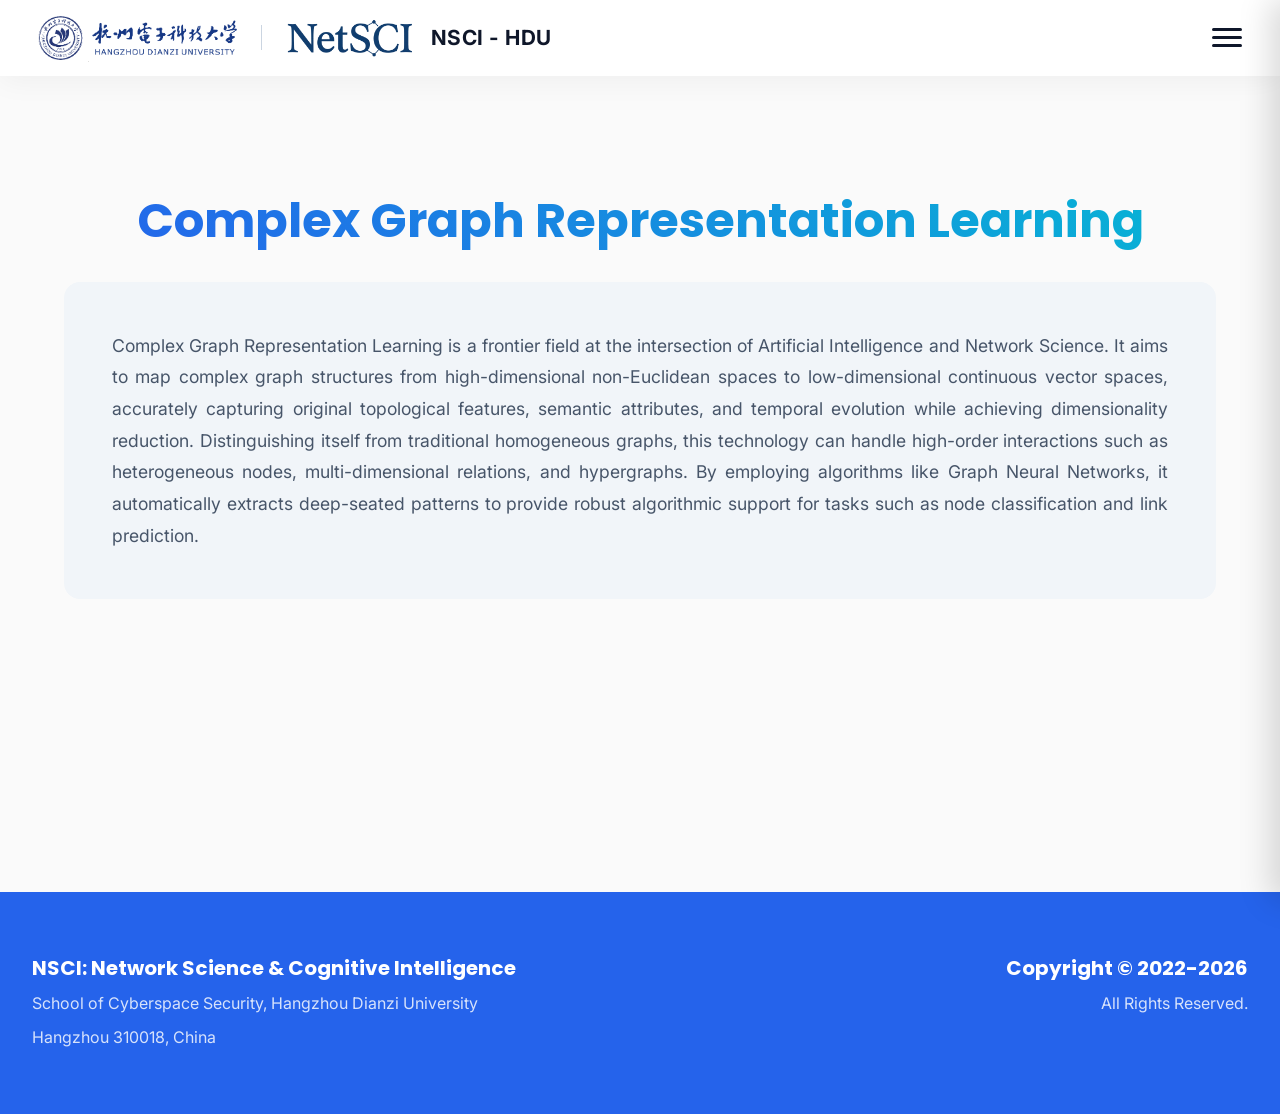
<file: research-complex-graph.html>
<!DOCTYPE html>
<html lang="en">
<head>
  <meta charset="UTF-8" />
  <meta name="viewport" content="width=device-width, initial-scale=1.0" />
  <meta name="description" content="Complex Graph Representation - Network Science & Cognitive Intelligence Lab" />
  <title>Complex Graph Representation | NSCI - HDU</title>
  <link rel="icon" type="image/jpeg" href="fig/logot.png" />

  <link href="https://cdn.jsdelivr.net/npm/bootstrap@5.3.0/dist/css/bootstrap.min.css" rel="stylesheet" />
  <link rel="stylesheet" href="https://cdnjs.cloudflare.com/ajax/libs/font-awesome/6.4.0/css/all.min.css" />
  <link href="https://unpkg.com/aos@2.3.1/dist/aos.css" rel="stylesheet" />
  <link href="https://fonts.googleapis.com/css2?family=Ma+Shan+Zheng&family=Poppins:wght@300;400;500;600;700;800;900&family=Inter:wght@300;400;500;600;700&display=swap" rel="stylesheet" />

  <style>
    /* ========================================
       🎨 GLOBAL STYLES (Strictly from final template)
    ======================================== */
    :root {
      --primary: #2563eb;
      --secondary: #8b5cf6;
      --accent: #06b6d4;
      --dark: #0f172a;
      --light: #ffffff;
      --gray-100: #f1f5f9;
      --gray-200: #e2e8f0;
      --gray-300: #cbd5e1;
      --gray-600: #475569;
      --gradient-primary: linear-gradient(45deg, #2563eb, #06b6d4);
      --transition: all 0.3s cubic-bezier(0.4, 0, 0.2, 1);
    }

    * { margin: 0; padding: 0; box-sizing: border-box; }
    html { scroll-behavior: smooth; overflow-x: hidden; }
    
    body { 
      font-family: 'Inter', sans-serif; 
      color: var(--dark); 
      background: #fafafa; 
      line-height: 1.6; 
      overflow-x: hidden;
      padding-top: 100px; 
    }

    h1, h2, h3, h4, h5, h6 { font-family: 'Poppins', sans-serif; font-weight: 700; line-height: 1.2; }
    .container-custom { max-width: 1480px; margin: 0 auto; padding: 0 2rem; }

    /* ========================================
        NAVBAR STYLES (Final English Version)
    ======================================== */
    .navbar { 
      position: fixed; width: 100%; top: 0; z-index: 1000; 
      padding: 0.8rem 0; 
      transition: all 0.5s ease;
      background: rgba(255, 255, 255, 0.98); 
      box-shadow: 0 4px 30px rgba(0, 0, 0, 0.05); 
      backdrop-filter: blur(10px);
      -webkit-backdrop-filter: blur(10px);
    }

    .navbar-container { 
      width: 94%; 
      max-width: 1800px; 
      margin: 0 auto; 
      display: flex; 
      align-items: center; 
      justify-content: space-between !important;
    }

    .navbar-left-group { display: flex; align-items: center; gap: 1.5rem; }
    .nav-divider { height: 25px; width: 1px; background-color: #cbd5e1; }
    
    .navbar-brand, .school-logo { display: flex; align-items: center; gap: 1rem; text-decoration: none; transition: all 0.3s ease; }
    .navbar-logo { height: 42px; width: auto; transition: var(--transition); }
    .school-logo { height: 48px; width: auto; padding-right: 0; }

    .navbar-brand-text { display: flex; flex-direction: column; white-space: nowrap;}
    .navbar-title { font-size: 1.2rem; font-weight: 700; font-family: 'Poppins', sans-serif; color: var(--dark); }
    .navbar-subtitle { font-size: 0.75rem; opacity: 0.8; color: var(--gray-600); }
    
    @media (max-width: 1650px) {
      .navbar-title { display: none !important; }
      .navbar-subtitle {
        font-size: 1.3rem !important;  
        font-weight: 700 !important;   
        color: var(--dark) !important; 
        opacity: 1 !important;
        margin-top: 0 !important;
        letter-spacing: 0.5px;
      }
      .navbar-logo { height: 40px !important; }
    }

    .navbar-menu { 
      display: flex; align-items: center; gap: 1.8rem; 
      list-style: none; margin: 0; padding: 0; 
    }
    
    .navbar-menu a { 
      text-decoration: none; 
      transition: all 0.3s ease; 
      position: relative; 
      padding: 0.5rem 0;
      font-family: 'Poppins', sans-serif;
      white-space: nowrap;
      color: var(--dark); 
      font-weight: 450;
      font-size: 18px;
    }
    
    .navbar-menu a::after { content: ''; position: absolute; bottom: 0; left: 0; width: 0; height: 2px; background: var(--gradient-primary); transition: width 0.3s; opacity: 0.8; }
    .navbar-menu a:hover::after, .navbar-menu a.active::after { width: 100%; }
    .navbar-menu a.active { color: var(--primary); font-weight: 600; }

    /* Mobile Menu Btn */
    .mobile-menu-btn { 
      display: none; flex-direction: column; justify-content: space-around; 
      width: 30px; height: 24px; background: transparent; border: none; cursor: pointer; padding: 0; z-index: 1001; transition: var(--transition); 
    }
    .mobile-menu-btn span { width: 100%; height: 3px; background: var(--dark); border-radius: 10px; transition: all 0.3s cubic-bezier(0.68, -0.55, 0.265, 1.55); transform-origin: center; }
    .mobile-menu-btn.active span:nth-child(1) { transform: translateY(10.5px) rotate(45deg); }
    .mobile-menu-btn.active span:nth-child(2) { opacity: 0; transform: translateX(-20px); }
    .mobile-menu-btn.active span:nth-child(3) { transform: translateY(-10.5px) rotate(-45deg); }

    .mobile-overlay { 
      position: fixed; top: 0; left: 0; width: 100%; height: 100vh; 
      background: rgba(0, 0, 0, 0.6); backdrop-filter: blur(5px); -webkit-backdrop-filter: blur(5px); 
      opacity: 0; visibility: hidden; transition: all 0.3s ease; z-index: 998; 
    }
    .mobile-overlay.active { opacity: 1; visibility: visible; }

    @media (max-width: 1400px) {
      .mobile-menu-btn { display: flex; }
      .navbar-menu { 
        position: fixed; top: 0; right: 0; width: 320px; height: 100vh; 
        background: linear-gradient(135deg, #ffffff 0%, #f8fafc 100%); 
        flex-direction: column; align-items: stretch; padding: 6rem 2rem 2rem; gap: 0.8rem; 
        box-shadow: -10px 0 30px rgba(0, 0, 0, 0.15); transform: translateX(100%); 
        transition: transform 0.4s cubic-bezier(0.68, -0.55, 0.265, 1.55); z-index: 999; overflow-y: auto; 
        border-left: 1px solid rgba(0,0,0,0.05);
      }
      .navbar-menu.active { transform: translateX(0); }
      .navbar-menu li { opacity: 0; transform: translateX(50px); list-style: none; }
      .navbar-menu.active li { animation: slideInRight 0.5s ease forwards; }
      .navbar-menu.active li:nth-child(1) { animation-delay: 0.1s; }
      
      .navbar-menu a { 
        display: block; width: 100%; padding: 1rem 1.5rem; font-size: 1.1rem; font-weight: 600;
        color: var(--dark) !important; border-radius: 12px; background: white; 
        box-shadow: 0 4px 10px rgba(0, 0, 0, 0.03); border: 1px solid var(--gray-100);
        transition: all 0.3s ease; text-align: left;
      }
      .navbar-menu a:hover, .navbar-menu a.active { 
        background: var(--gradient-primary); color: white !important; 
        transform: translateX(5px); box-shadow: 0 8px 20px rgba(37, 99, 235, 0.25); border-color: transparent;
      }
      .navbar-menu a::after { display: none; }
      .navbar-left-group { display: flex; } 
    }
    @keyframes slideInRight { to { opacity: 1; transform: translateX(0); } }
    @media (max-width: 480px) {
        .navbar-title { display: none; } 
        .navbar-subtitle { display: none; }
    }

    /* ========================================
       📖 MAIN CONTENT STYLES (Untouched)
    ======================================== */
    .main-content {
      margin-top: 60px; /* Adjusted for new navbar */
      min-height: calc(100vh - 200px);
      padding: 2rem 2rem 4rem 2rem;
    }

    .page-title {
      font-size: 3rem;
      text-align: center;
      margin-bottom: 1rem;
      background: var(--gradient-primary);
      -webkit-background-clip: text;
      -webkit-text-fill-color: transparent;
      background-clip: text;
    }

    /* ========================================
       FOOTER (Final English Version)
    ======================================== */
    footer { 
      background: var(--primary); 
      color: white; 
      padding: 4rem 0; 
      margin-top: 2rem;
    }

    .imoon-footer {
      display: flex;
      justify-content: space-between;
      align-items: flex-start;
      max-width: 1480px;
      margin: 0 auto;
    }

    .footer-left, .footer-right {
      display: flex;
      flex-direction: column;
      gap: 0.5rem;
    }

    .footer-right { text-align: right; }

    .footer-title {
      font-size: 1.25rem; font-weight: 700; margin-bottom: 0.2rem; color: white;
    }

    .footer-text {
      font-size: 1rem; opacity: 0.9; font-weight: 400; color: rgba(255, 255, 255, 0.9); font-family: 'Inter', sans-serif;
    }

    @media (max-width: 768px) {
      .imoon-footer { flex-direction: column; gap: 2rem; text-align: center; align-items: center; }
      .footer-right { text-align: center; }
    }

    /* Page Loader */
    .page-loader { position: fixed; top: 0; left: 0; width: 100%; height: 100%; background: white; display: flex; align-items: center; justify-content: center; z-index: 9999; transition: opacity 0.5s, visibility 0.5s; }
    .page-loader.hidden { opacity: 0; visibility: hidden; }
    .loader-spinner { width: 50px; height: 50px; border: 4px solid var(--gray-200); border-top-color: var(--primary); border-radius: 50%; animation: spin 1s linear infinite; }
    @keyframes spin { to { transform: rotate(360deg); } }
  </style>
</head>
<body>

  <div class="page-loader" id="pageLoader">
    <div class="loader-spinner"></div>
  </div>

  <nav class="navbar solid" id="navbar">
    <div class="navbar-container">
      <div class="navbar-left-group">
        <img src="fig/hdu_logo.png" alt="HDU Logo" class="school-logo" />
        <div class="nav-divider"></div>
        <a href="index.html" class="navbar-brand">
          <img src="fig/logoz.png" alt="NSCI Logo" class="navbar-logo" />
          <div class="navbar-brand-text">
            <div class="navbar-title">Network Science & Cognitive Intelligence</div>
            <div class="navbar-subtitle">NSCI - HDU</div>
          </div>
        </a>
      </div>
      
      <ul class="navbar-menu" id="navbarMenu">
        <li><a href="index.html">HOME</a></li>
        <li><a href="index.html#research" class="active">RESEARCH</a></li>
        <li><a href="news.html">NEWS</a></li>
        <li><a href="publication.html">PUBLICATIONS</a></li>
        <li><a href="members.html">MEMBERS</a></li>
        <li><a href="research-complex-graph_zh.html">中文</a></li>
      </ul>

      <button class="mobile-menu-btn" id="navbarToggle" aria-label="Toggle menu">
        <span></span><span></span><span></span>
      </button>
    </div>
  </nav>

  <div class="mobile-overlay" id="mobileOverlay"></div>

  <main class="main-content">
    <div class="container-custom">
      <h1 class="page-title">Complex Graph Representation Learning</h1>

      <div style="background: var(--gray-100); padding: 3rem; border-radius: 16px; margin-top: 2rem;">
        <p style="font-size: 1.1rem; color: var(--gray-600); line-height: 1.8; text-align: justify; margin: 0;">
          Complex Graph Representation Learning is a frontier field at the intersection of Artificial Intelligence and Network Science. It aims to map complex graph structures from high-dimensional non-Euclidean spaces to low-dimensional continuous vector spaces, accurately capturing original topological features, semantic attributes, and temporal evolution while achieving dimensionality reduction. Distinguishing itself from traditional homogeneous graphs, this technology can handle high-order interactions such as heterogeneous nodes, multi-dimensional relations, and hypergraphs. By employing algorithms like Graph Neural Networks, it automatically extracts deep-seated patterns to provide robust algorithmic support for tasks such as node classification and link prediction.
        </p>
      </div>
    </div>
  </main>

  <footer>
    <div class="container-custom">
      <div class="imoon-footer">
        <div class="footer-left">
          <h3 class="footer-title">NSCI: Network Science & Cognitive Intelligence</h3>
          <div class="footer-text">School of Cyberspace Security, Hangzhou Dianzi University</div>
          <div class="footer-text">Hangzhou 310018, China</div>
        </div>
        <div class="footer-right">
          <h3 class="footer-title">Copyright © 2022-2026</h3>
          <div class="footer-text">All Rights Reserved.</div>
        </div>
      </div>
    </div>
  </footer>

  <script src="https://cdn.jsdelivr.net/npm/bootstrap@5.3.0/dist/js/bootstrap.bundle.min.js"></script>
  <script src="https://unpkg.com/aos@2.3.1/dist/aos.js"></script>

  <script>
    // Initialize AOS
    AOS.init({ duration: 800, once: true, offset: 100 });
    
    // Page Loader Logic
    window.addEventListener('load', function() {
      const loader = document.getElementById('pageLoader');
      setTimeout(() => { loader.classList.add('hidden'); }, 500);
    });

    // Mobile Menu Logic
    const toggle = document.getElementById('navbarToggle');
    const menu = document.getElementById('navbarMenu');
    const overlay = document.getElementById('mobileOverlay');
    const menuLinks = menu.querySelectorAll('a'); 

    function toggleMenu() {
      toggle.classList.toggle('active'); 
      menu.classList.toggle('active');   
      overlay.classList.toggle('active'); 
      if (menu.classList.contains('active')) {
        document.body.style.overflow = 'hidden';
      } else {
        document.body.style.overflow = '';
      }
    }

    function closeMenu() {
      toggle.classList.remove('active');
      menu.classList.remove('active');
      overlay.classList.remove('active');
      document.body.style.overflow = '';
    }

    toggle.addEventListener('click', toggleMenu);
    overlay.addEventListener('click', closeMenu);

    menuLinks.forEach(link => { link.addEventListener('click', closeMenu); });

    window.addEventListener('resize', () => {
      if (window.innerWidth > 1400) { closeMenu(); }
    });
  </script>
</body>
</html>
</file>
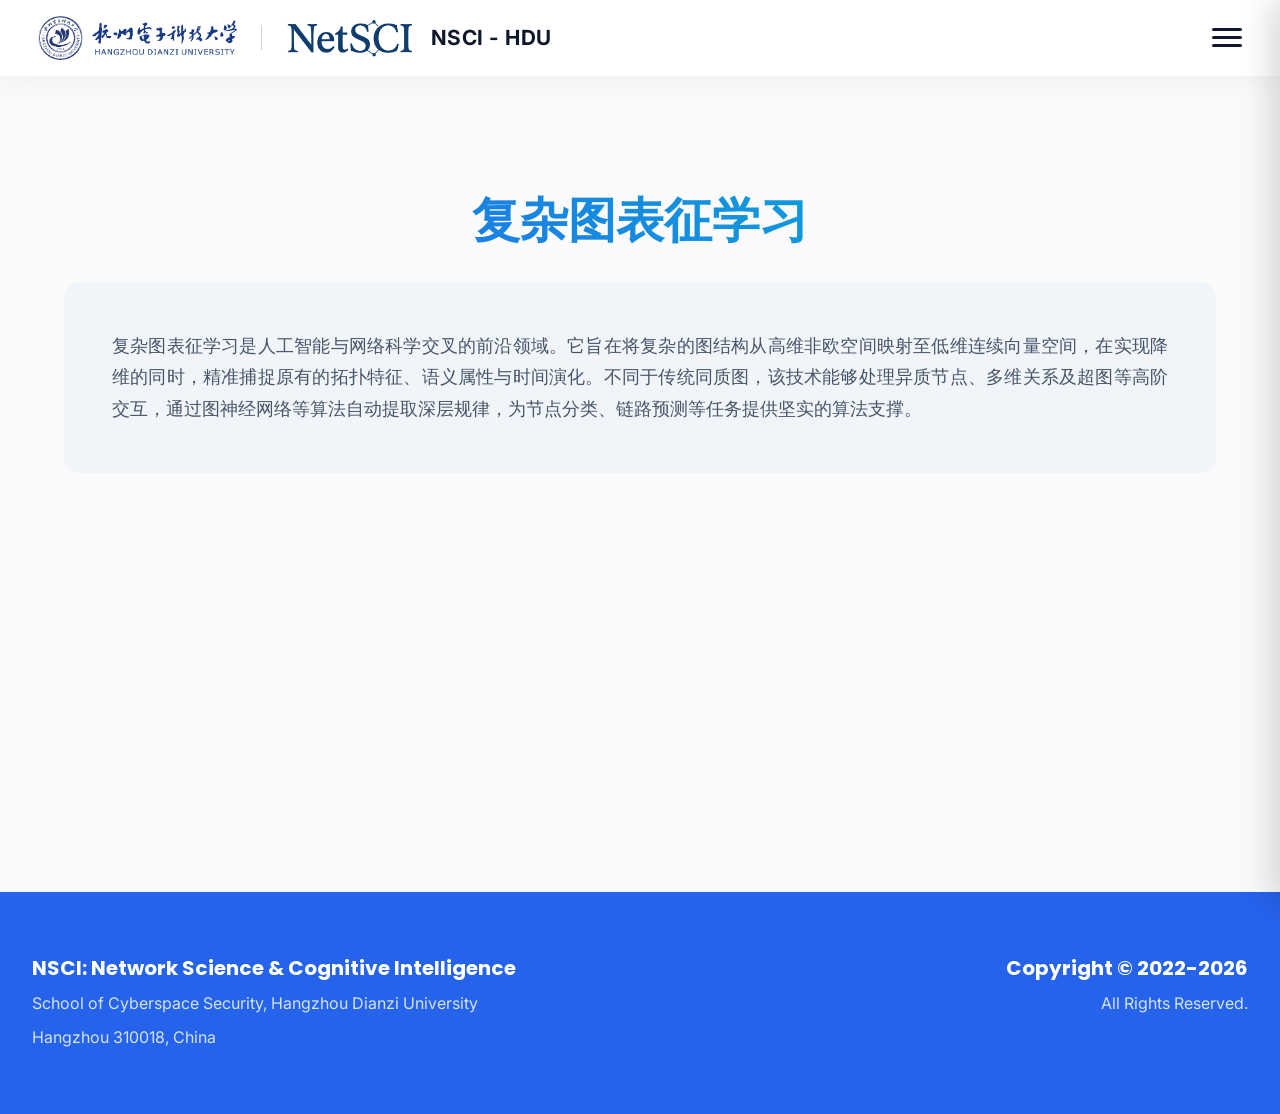
<file: research-complex-graph_zh.html>
<!DOCTYPE html>
<html lang="zh-CN">
<head>
  <meta charset="UTF-8" />
  <meta name="viewport" content="width=device-width, initial-scale=1.0" />
  <meta name="description" content="复杂图表征 - 网络科学与认知智能实验室" />
  <title>复杂图表征 | NSCI - HDU</title>
  <link rel="icon" type="image/jpeg" href="fig/logot.png" />

  <link href="https://cdn.jsdelivr.net/npm/bootstrap@5.3.0/dist/css/bootstrap.min.css" rel="stylesheet" />
  <link rel="stylesheet" href="https://cdnjs.cloudflare.com/ajax/libs/font-awesome/6.4.0/css/all.min.css" />
  <link href="https://unpkg.com/aos@2.3.1/dist/aos.css" rel="stylesheet" />
  <link href="https://fonts.googleapis.com/css2?family=Ma+Shan+Zheng&family=Poppins:wght@300;400;500;600;700;800;900&family=Inter:wght@300;400;500;600;700&display=swap" rel="stylesheet" />

  <style>
    /* ========================================
       🎨 全局及最新定稿的导航/页脚样式
    ======================================== */
    :root {
      --primary: #2563eb;
      --secondary: #8b5cf6;
      --accent: #06b6d4;
      --dark: #0f172a;
      --light: #ffffff;
      --gray-100: #f1f5f9;
      --gray-200: #e2e8f0;
      --gray-300: #cbd5e1;
      --gray-600: #475569;
      --gradient-primary: linear-gradient(45deg, #2563eb, #06b6d4);
      --transition: all 0.3s cubic-bezier(0.4, 0, 0.2, 1);
    }

    * { margin: 0; padding: 0; box-sizing: border-box; }
    html { scroll-behavior: smooth; overflow-x: hidden; }
    
    body { 
      font-family: 'Inter', "Microsoft YaHei", sans-serif; 
      color: var(--dark); 
      background: #fafafa; 
      line-height: 1.6; 
      overflow-x: hidden;
      padding-top: 100px; 
    }

    h1, h2, h3, h4, h5, h6 { font-family: 'Poppins', "Microsoft YaHei", sans-serif; font-weight: 700; line-height: 1.2; }
    .container-custom { max-width: 1480px; margin: 0 auto; padding: 0 2rem; }

    /* ========================================
       页头 Navbar (继承自最新模板)
    ======================================== */
    .navbar { 
      position: fixed; width: 100%; top: 0; z-index: 1000; 
      padding: 0.8rem 0; 
      transition: all 0.5s ease;
      background: rgba(255, 255, 255, 0.98); 
      box-shadow: 0 4px 30px rgba(0, 0, 0, 0.05); 
      backdrop-filter: blur(10px);
      -webkit-backdrop-filter: blur(10px);
    }

    .navbar-container { 
      width: 94%; 
      max-width: 1800px; 
      margin: 0 auto; 
      display: flex; 
      align-items: center; 
      justify-content: space-between !important;
    }

    .navbar-left-group { display: flex; align-items: center; gap: 1.5rem; }
    .nav-divider { height: 25px; width: 1px; background-color: #cbd5e1; }
    
    .navbar-brand, .school-logo { display: flex; align-items: center; gap: 1rem; text-decoration: none; transition: all 0.3s ease; }
    .navbar-logo { height: 42px; width: auto; transition: var(--transition); }
    .school-logo { height: 48px; width: auto; padding-right: 0; }

    .navbar-brand-text { display: flex; flex-direction: column; white-space: nowrap;}
    .navbar-title { font-size: 1.2rem; font-weight: 700; font-family: 'Poppins', sans-serif; color: var(--dark); }
    .navbar-subtitle { font-size: 0.75rem; opacity: 0.8; color: var(--gray-600); }
    
    @media (max-width: 1650px) {
      .navbar-title { display: none !important; }
      .navbar-subtitle {
        font-size: 1.3rem !important;  
        font-weight: 700 !important;   
        color: var(--dark) !important; 
        opacity: 1 !important;
        margin-top: 0 !important;
        letter-spacing: 0.5px;
      }
      .navbar-logo { height: 40px !important; }
    }

    .navbar-menu { 
      display: flex; align-items: center; gap: 1.8rem; 
      list-style: none; margin: 0; padding: 0; 
    }
    
    .navbar-menu a { 
      text-decoration: none; 
      transition: all 0.3s ease; 
      position: relative; 
      padding: 0.5rem 0;
      font-family: 'Poppins', sans-serif;
      white-space: nowrap;
      color: var(--dark); 
      font-weight: 450;
      font-size: 18px;
    }
    
    .navbar-menu a::after { content: ''; position: absolute; bottom: 0; left: 0; width: 0; height: 2px; background: var(--gradient-primary); transition: width 0.3s; opacity: 0.8; }
    .navbar-menu a:hover::after, .navbar-menu a.active::after { width: 100%; }
    .navbar-menu a.active { color: var(--primary); font-weight: 600; }

    /* 移动端菜单按钮与遮罩 */
    .mobile-menu-btn { 
      display: none; flex-direction: column; justify-content: space-around; 
      width: 30px; height: 24px; background: transparent; border: none; cursor: pointer; padding: 0; z-index: 1001; transition: var(--transition); 
    }
    .mobile-menu-btn span { width: 100%; height: 3px; background: var(--dark); border-radius: 10px; transition: all 0.3s cubic-bezier(0.68, -0.55, 0.265, 1.55); transform-origin: center; }
    .mobile-menu-btn.active span:nth-child(1) { transform: translateY(10.5px) rotate(45deg); }
    .mobile-menu-btn.active span:nth-child(2) { opacity: 0; transform: translateX(-20px); }
    .mobile-menu-btn.active span:nth-child(3) { transform: translateY(-10.5px) rotate(-45deg); }

    .mobile-overlay { 
      position: fixed; top: 0; left: 0; width: 100%; height: 100vh; 
      background: rgba(0, 0, 0, 0.6); backdrop-filter: blur(5px); -webkit-backdrop-filter: blur(5px); 
      opacity: 0; visibility: hidden; transition: all 0.3s ease; z-index: 998; 
    }
    .mobile-overlay.active { opacity: 1; visibility: visible; }

    @media (max-width: 1400px) {
      .mobile-menu-btn { display: flex; }
      .navbar-menu { 
        position: fixed; top: 0; right: 0; width: 320px; height: 100vh; 
        background: linear-gradient(135deg, #ffffff 0%, #f8fafc 100%); 
        flex-direction: column; align-items: stretch; padding: 6rem 2rem 2rem; gap: 0.8rem; 
        box-shadow: -10px 0 30px rgba(0, 0, 0, 0.15); transform: translateX(100%); 
        transition: transform 0.4s cubic-bezier(0.68, -0.55, 0.265, 1.55); z-index: 999; overflow-y: auto; 
        border-left: 1px solid rgba(0,0,0,0.05);
      }
      .navbar-menu.active { transform: translateX(0); }
      .navbar-menu li { opacity: 0; transform: translateX(50px); list-style: none; }
      .navbar-menu.active li { animation: slideInRight 0.5s ease forwards; }
      .navbar-menu.active li:nth-child(1) { animation-delay: 0.1s; }
      
      .navbar-menu a { 
        display: block; width: 100%; padding: 1rem 1.5rem; font-size: 1.1rem; font-weight: 600;
        color: var(--dark) !important; border-radius: 12px; background: white; 
        box-shadow: 0 4px 10px rgba(0, 0, 0, 0.03); border: 1px solid var(--gray-100);
        transition: all 0.3s ease; text-align: left;
      }
      .navbar-menu a:hover, .navbar-menu a.active { 
        background: var(--gradient-primary); color: white !important; 
        transform: translateX(5px); box-shadow: 0 8px 20px rgba(37, 99, 235, 0.25); border-color: transparent;
      }
      .navbar-menu a::after { display: none; }
      .navbar-left-group { display: flex; } 
    }
    @keyframes slideInRight { to { opacity: 1; transform: translateX(0); } }
    @media (max-width: 480px) {
        .navbar-title { display: none; } 
        .navbar-subtitle { display: none; }
    }

    /* ========================================
       📖 本页特有内容样式 (绝对原封不动)
    ======================================== */
    .main-content {
      margin-top: 60px; /* 根据新的导航栏稍微调整起始位置以保证视觉完美 */
      min-height: calc(100vh - 200px);
      padding: 2rem 2rem 4rem 2rem;
    }

    .page-title {
      font-size: 3rem;
      text-align: center;
      margin-bottom: 1rem;
      background: var(--gradient-primary);
      -webkit-background-clip: text;
      -webkit-text-fill-color: transparent;
      background-clip: text;
    }

    /* ========================================
       页尾 Footer (继承自最新模板)
    ======================================== */
    footer { 
      background: var(--primary); 
      color: white; 
      padding: 4rem 0; 
      margin-top: 2rem;
    }

    .imoon-footer {
      display: flex;
      justify-content: space-between;
      align-items: flex-start;
      max-width: 1480px;
      margin: 0 auto;
    }

    .footer-left, .footer-right {
      display: flex;
      flex-direction: column;
      gap: 0.5rem;
    }

    .footer-right { text-align: right; }

    .footer-title {
      font-size: 1.25rem; font-weight: 700; margin-bottom: 0.2rem; color: white;
    }

    .footer-text {
      font-size: 1rem; opacity: 0.9; font-weight: 400; color: rgba(255, 255, 255, 0.9); font-family: 'Inter', sans-serif;
    }

    @media (max-width: 768px) {
      .imoon-footer { flex-direction: column; gap: 2rem; text-align: center; align-items: center; }
      .footer-right { text-align: center; }
    }

    /* 加载动画 */
    .page-loader { position: fixed; top: 0; left: 0; width: 100%; height: 100%; background: white; display: flex; align-items: center; justify-content: center; z-index: 9999; transition: opacity 0.5s, visibility 0.5s; }
    .page-loader.hidden { opacity: 0; visibility: hidden; }
    .loader-spinner { width: 50px; height: 50px; border: 4px solid var(--gray-200); border-top-color: var(--primary); border-radius: 50%; animation: spin 1s linear infinite; }
    @keyframes spin { to { transform: rotate(360deg); } }
  </style>
</head>
<body>

  <div class="page-loader" id="pageLoader">
    <div class="loader-spinner"></div>
  </div>

  <nav class="navbar solid" id="navbar">
    <div class="navbar-container">
      <div class="navbar-left-group">
        <img src="fig/hdu_logo.png" alt="HDU Logo" class="school-logo" />
        <div class="nav-divider"></div>
        <a href="index_zh.html" class="navbar-brand">
          <img src="fig/logoz.png" alt="NSCI Logo" class="navbar-logo" />
          <div class="navbar-brand-text">
            <div class="navbar-title">网络科学与认知智能</div>
            <div class="navbar-subtitle">NSCI - HDU</div>
          </div>
        </a>
      </div>
      
      <ul class="navbar-menu" id="navbarMenu">
        <li><a href="index_zh.html">首页</a></li>
        <li><a href="index_zh.html#research" class="active">研究方向</a></li>
        <li><a href="news_zh.html">新闻动态</a></li>
        <li><a href="publication_zh.html">论文发表</a></li>
        <li><a href="members_zh.html">团队成员</a></li>
        <li><a href="research-complex-graph.html">ENGLISH</a></li>
      </ul>

      <button class="mobile-menu-btn" id="navbarToggle" aria-label="Toggle menu">
        <span></span><span></span><span></span>
      </button>
    </div>
  </nav>

  <div class="mobile-overlay" id="mobileOverlay"></div>

  <main class="main-content">
    <div class="container-custom">
      <h1 class="page-title">复杂图表征学习</h1>

      <div style="background: var(--gray-100); padding: 3rem; border-radius: 16px; margin-top: 2rem;">
        <p style="font-size: 1.1rem; color: var(--gray-600); line-height: 1.8; text-align: justify; margin: 0;">
          复杂图表征学习是人工智能与网络科学交叉的前沿领域。它旨在将复杂的图结构从高维非欧空间映射至低维连续向量空间，在实现降维的同时，精准捕捉原有的拓扑特征、语义属性与时间演化。不同于传统同质图，该技术能够处理异质节点、多维关系及超图等高阶交互，通过图神经网络等算法自动提取深层规律，为节点分类、链路预测等任务提供坚实的算法支撑。
        </p>
      </div>
    </div>
  </main>

  <footer>
    <div class="container-custom">
      <div class="imoon-footer">
        <div class="footer-left">
          <h3 class="footer-title">NSCI: Network Science & Cognitive Intelligence</h3>
          <div class="footer-text">School of Cyberspace Security, Hangzhou Dianzi University</div>
          <div class="footer-text">Hangzhou 310018, China</div>
        </div>
        <div class="footer-right">
          <h3 class="footer-title">Copyright © 2022-2026</h3>
          <div class="footer-text">All Rights Reserved.</div>
        </div>
      </div>
    </div>
  </footer>

  <script src="https://cdn.jsdelivr.net/npm/bootstrap@5.3.0/dist/js/bootstrap.bundle.min.js"></script>
  <script src="https://unpkg.com/aos@2.3.1/dist/aos.js"></script>

  <script>
    // 初始化动画
    AOS.init({ duration: 800, once: true, offset: 100 });
    
    // 页面加载器逻辑
    window.addEventListener('load', function() {
      const loader = document.getElementById('pageLoader');
      setTimeout(() => { loader.classList.add('hidden'); }, 500);
    });

    // 移动端菜单开关逻辑
    const toggle = document.getElementById('navbarToggle');
    const menu = document.getElementById('navbarMenu');
    const overlay = document.getElementById('mobileOverlay');
    const menuLinks = menu.querySelectorAll('a'); 

    function toggleMenu() {
      toggle.classList.toggle('active'); 
      menu.classList.toggle('active');   
      overlay.classList.toggle('active'); 
      if (menu.classList.contains('active')) {
        document.body.style.overflow = 'hidden';
      } else {
        document.body.style.overflow = '';
      }
    }

    function closeMenu() {
      toggle.classList.remove('active');
      menu.classList.remove('active');
      overlay.classList.remove('active');
      document.body.style.overflow = '';
    }

    toggle.addEventListener('click', toggleMenu);
    overlay.addEventListener('click', closeMenu);

    menuLinks.forEach(link => { link.addEventListener('click', closeMenu); });

    window.addEventListener('resize', () => {
      if (window.innerWidth > 1400) { closeMenu(); }
    });
  </script>
</body>
</html>
</file>
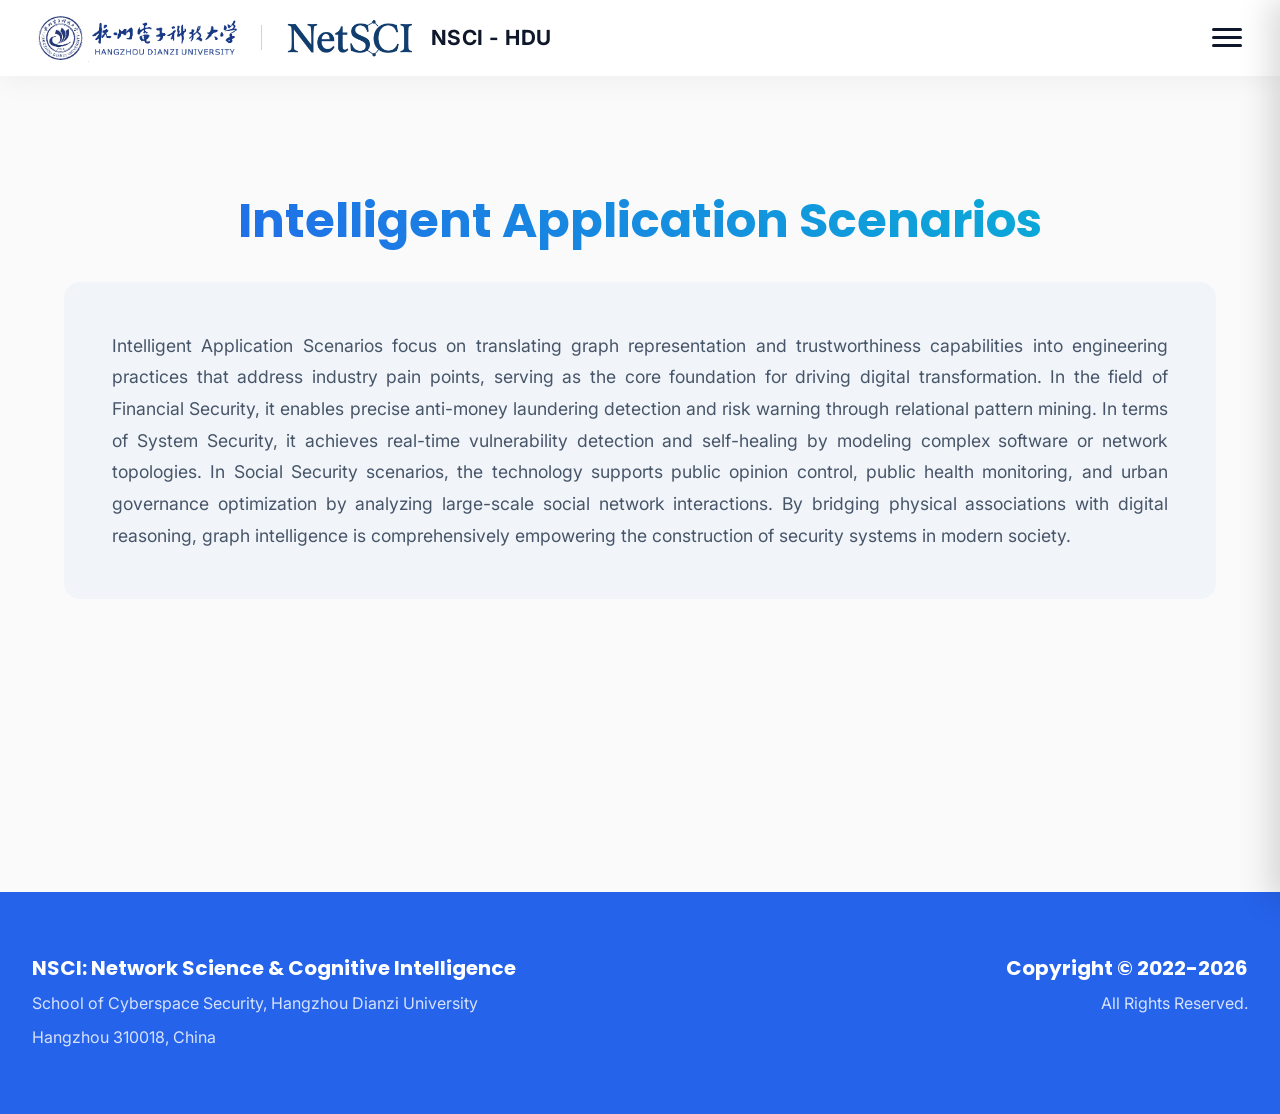
<file: research-graph-applications.html>
<!DOCTYPE html>
<html lang="en">
<head>
  <meta charset="UTF-8" />
  <meta name="viewport" content="width=device-width, initial-scale=1.0" />
  <meta name="description" content="Graph Intelligence Applications - Network Science & Cognitive Intelligence Lab" />
  <title>Graph Intelligence Applications | NSCI - HDU</title>
  <link rel="icon" type="image/jpeg" href="fig/logot.png" />

  <link href="https://cdn.jsdelivr.net/npm/bootstrap@5.3.0/dist/css/bootstrap.min.css" rel="stylesheet" />
  <link rel="stylesheet" href="https://cdnjs.cloudflare.com/ajax/libs/font-awesome/6.4.0/css/all.min.css" />
  <link href="https://unpkg.com/aos@2.3.1/dist/aos.css" rel="stylesheet" />
  <link href="https://fonts.googleapis.com/css2?family=Ma+Shan+Zheng&family=Poppins:wght@300;400;500;600;700;800;900&family=Inter:wght@300;400;500;600;700&display=swap" rel="stylesheet" />

  <style>
    /* ========================================
       🎨 GLOBAL STYLES (Strictly from final template)
    ======================================== */
    :root {
      --primary: #2563eb;
      --secondary: #8b5cf6;
      --accent: #06b6d4;
      --dark: #0f172a;
      --light: #ffffff;
      --gray-100: #f1f5f9;
      --gray-200: #e2e8f0;
      --gray-300: #cbd5e1;
      --gray-600: #475569;
      --gradient-primary: linear-gradient(45deg, #2563eb, #06b6d4);
      --transition: all 0.3s cubic-bezier(0.4, 0, 0.2, 1);
    }

    * { margin: 0; padding: 0; box-sizing: border-box; }
    html { scroll-behavior: smooth; overflow-x: hidden; }
    
    body { 
      font-family: 'Inter', sans-serif; 
      color: var(--dark); 
      background: #fafafa; 
      line-height: 1.6; 
      overflow-x: hidden;
      padding-top: 100px; 
    }

    h1, h2, h3, h4, h5, h6 { font-family: 'Poppins', sans-serif; font-weight: 700; line-height: 1.2; }
    .container-custom { max-width: 1480px; margin: 0 auto; padding: 0 2rem; }

    /* ========================================
        NAVBAR STYLES (Final English Version)
    ======================================== */
    .navbar { 
      position: fixed; width: 100%; top: 0; z-index: 1000; 
      padding: 0.8rem 0; 
      transition: all 0.5s ease;
      background: rgba(255, 255, 255, 0.98); 
      box-shadow: 0 4px 30px rgba(0, 0, 0, 0.05); 
      backdrop-filter: blur(10px);
      -webkit-backdrop-filter: blur(10px);
    }

    .navbar-container { 
      width: 94%; 
      max-width: 1800px; 
      margin: 0 auto; 
      display: flex; 
      align-items: center; 
      justify-content: space-between !important;
    }

    .navbar-left-group { display: flex; align-items: center; gap: 1.5rem; }
    .nav-divider { height: 25px; width: 1px; background-color: #cbd5e1; }
    
    .navbar-brand, .school-logo { display: flex; align-items: center; gap: 1rem; text-decoration: none; transition: all 0.3s ease; }
    .navbar-logo { height: 42px; width: auto; transition: var(--transition); }
    .school-logo { height: 48px; width: auto; padding-right: 0; }

    .navbar-brand-text { display: flex; flex-direction: column; white-space: nowrap;}
    .navbar-title { font-size: 1.2rem; font-weight: 700; font-family: 'Poppins', sans-serif; color: var(--dark); }
    .navbar-subtitle { font-size: 0.75rem; opacity: 0.8; color: var(--gray-600); }
    
    @media (max-width: 1650px) {
      .navbar-title { display: none !important; }
      .navbar-subtitle {
        font-size: 1.3rem !important;  
        font-weight: 700 !important;   
        color: var(--dark) !important; 
        opacity: 1 !important;
        margin-top: 0 !important;
        letter-spacing: 0.5px;
      }
      .navbar-logo { height: 40px !important; }
    }

    .navbar-menu { 
      display: flex; align-items: center; gap: 1.8rem; 
      list-style: none; margin: 0; padding: 0; 
    }
    
    .navbar-menu a { 
      text-decoration: none; 
      transition: all 0.3s ease; 
      position: relative; 
      padding: 0.5rem 0;
      font-family: 'Poppins', sans-serif;
      white-space: nowrap;
      color: var(--dark); 
      font-weight: 450;
      font-size: 18px;
    }
    
    .navbar-menu a::after { content: ''; position: absolute; bottom: 0; left: 0; width: 0; height: 2px; background: var(--gradient-primary); transition: width 0.3s; opacity: 0.8; }
    .navbar-menu a:hover::after, .navbar-menu a.active::after { width: 100%; }
    .navbar-menu a.active { color: var(--primary); font-weight: 600; }

    /* Mobile Menu Btn */
    .mobile-menu-btn { 
      display: none; flex-direction: column; justify-content: space-around; 
      width: 30px; height: 24px; background: transparent; border: none; cursor: pointer; padding: 0; z-index: 1001; transition: var(--transition); 
    }
    .mobile-menu-btn span { width: 100%; height: 3px; background: var(--dark); border-radius: 10px; transition: all 0.3s cubic-bezier(0.68, -0.55, 0.265, 1.55); transform-origin: center; }
    .mobile-menu-btn.active span:nth-child(1) { transform: translateY(10.5px) rotate(45deg); }
    .mobile-menu-btn.active span:nth-child(2) { opacity: 0; transform: translateX(-20px); }
    .mobile-menu-btn.active span:nth-child(3) { transform: translateY(-10.5px) rotate(-45deg); }

    .mobile-overlay { 
      position: fixed; top: 0; left: 0; width: 100%; height: 100vh; 
      background: rgba(0, 0, 0, 0.6); backdrop-filter: blur(5px); -webkit-backdrop-filter: blur(5px); 
      opacity: 0; visibility: hidden; transition: all 0.3s ease; z-index: 998; 
    }
    .mobile-overlay.active { opacity: 1; visibility: visible; }

    @media (max-width: 1400px) {
      .mobile-menu-btn { display: flex; }
      .navbar-menu { 
        position: fixed; top: 0; right: 0; width: 320px; height: 100vh; 
        background: linear-gradient(135deg, #ffffff 0%, #f8fafc 100%); 
        flex-direction: column; align-items: stretch; padding: 6rem 2rem 2rem; gap: 0.8rem; 
        box-shadow: -10px 0 30px rgba(0, 0, 0, 0.15); transform: translateX(100%); 
        transition: transform 0.4s cubic-bezier(0.68, -0.55, 0.265, 1.55); z-index: 999; overflow-y: auto; 
        border-left: 1px solid rgba(0,0,0,0.05);
      }
      .navbar-menu.active { transform: translateX(0); }
      .navbar-menu li { opacity: 0; transform: translateX(50px); list-style: none; }
      .navbar-menu.active li { animation: slideInRight 0.5s ease forwards; }
      .navbar-menu.active li:nth-child(1) { animation-delay: 0.1s; }
      
      .navbar-menu a { 
        display: block; width: 100%; padding: 1rem 1.5rem; font-size: 1.1rem; font-weight: 600;
        color: var(--dark) !important; border-radius: 12px; background: white; 
        box-shadow: 0 4px 10px rgba(0, 0, 0, 0.03); border: 1px solid var(--gray-100);
        transition: all 0.3s ease; text-align: left;
      }
      .navbar-menu a:hover, .navbar-menu a.active { 
        background: var(--gradient-primary); color: white !important; 
        transform: translateX(5px); box-shadow: 0 8px 20px rgba(37, 99, 235, 0.25); border-color: transparent;
      }
      .navbar-menu a::after { display: none; }
      .navbar-left-group { display: flex; } 
    }
    @keyframes slideInRight { to { opacity: 1; transform: translateX(0); } }
    @media (max-width: 480px) {
        .navbar-title { display: none; } 
        .navbar-subtitle { display: none; }
    }

    /* ========================================
       📖 MAIN CONTENT STYLES (Untouched)
    ======================================== */
    .main-content {
      margin-top: 60px; /* Adjusted for new navbar */
      min-height: calc(100vh - 200px);
      padding: 2rem 2rem 4rem 2rem;
    }

    .page-title {
      font-size: 3rem;
      text-align: center;
      margin-bottom: 1rem;
      background: var(--gradient-primary);
      -webkit-background-clip: text;
      -webkit-text-fill-color: transparent;
      background-clip: text;
    }

    /* ========================================
       FOOTER (Final English Version)
    ======================================== */
    footer { 
      background: var(--primary); 
      color: white; 
      padding: 4rem 0; 
      margin-top: 2rem;
    }

    .imoon-footer {
      display: flex;
      justify-content: space-between;
      align-items: flex-start;
      max-width: 1480px;
      margin: 0 auto;
    }

    .footer-left, .footer-right {
      display: flex;
      flex-direction: column;
      gap: 0.5rem;
    }

    .footer-right { text-align: right; }

    .footer-title {
      font-size: 1.25rem; font-weight: 700; margin-bottom: 0.2rem; color: white;
    }

    .footer-text {
      font-size: 1rem; opacity: 0.9; font-weight: 400; color: rgba(255, 255, 255, 0.9); font-family: 'Inter', sans-serif;
    }

    @media (max-width: 768px) {
      .imoon-footer { flex-direction: column; gap: 2rem; text-align: center; align-items: center; }
      .footer-right { text-align: center; }
    }

    /* Page Loader */
    .page-loader { position: fixed; top: 0; left: 0; width: 100%; height: 100%; background: white; display: flex; align-items: center; justify-content: center; z-index: 9999; transition: opacity 0.5s, visibility 0.5s; }
    .page-loader.hidden { opacity: 0; visibility: hidden; }
    .loader-spinner { width: 50px; height: 50px; border: 4px solid var(--gray-200); border-top-color: var(--primary); border-radius: 50%; animation: spin 1s linear infinite; }
    @keyframes spin { to { transform: rotate(360deg); } }
  </style>
</head>
<body>

  <div class="page-loader" id="pageLoader">
    <div class="loader-spinner"></div>
  </div>

  <nav class="navbar solid" id="navbar">
    <div class="navbar-container">
      <div class="navbar-left-group">
        <img src="fig/hdu_logo.png" alt="HDU Logo" class="school-logo" />
        <div class="nav-divider"></div>
        <a href="index.html" class="navbar-brand">
          <img src="fig/logoz.png" alt="NSCI Logo" class="navbar-logo" />
          <div class="navbar-brand-text">
            <div class="navbar-title">Network Science & Cognitive Intelligence</div>
            <div class="navbar-subtitle">NSCI - HDU</div>
          </div>
        </a>
      </div>
      
      <ul class="navbar-menu" id="navbarMenu">
        <li><a href="index.html">HOME</a></li>
        <li><a href="index.html#research" class="active">RESEARCH</a></li>
        <li><a href="news.html">NEWS</a></li>
        <li><a href="publication.html">PUBLICATIONS</a></li>
        <li><a href="members.html">MEMBERS</a></li>
        <li><a href="research-graph-applications_zh.html">中文</a></li>
      </ul>

      <button class="mobile-menu-btn" id="navbarToggle" aria-label="Toggle menu">
        <span></span><span></span><span></span>
      </button>
    </div>
  </nav>

  <div class="mobile-overlay" id="mobileOverlay"></div>

  <main class="main-content">
    <div class="container-custom">
      <h1 class="page-title">Intelligent Application Scenarios</h1>

      <div style="background: var(--gray-100); padding: 3rem; border-radius: 16px; margin-top: 2rem;">
        <p style="font-size: 1.1rem; color: var(--gray-600); line-height: 1.8; text-align: justify; margin: 0;">
          Intelligent Application Scenarios focus on translating graph representation and trustworthiness capabilities into engineering practices that address industry pain points, serving as the core foundation for driving digital transformation. In the field of Financial Security, it enables precise anti-money laundering detection and risk warning through relational pattern mining. In terms of System Security, it achieves real-time vulnerability detection and self-healing by modeling complex software or network topologies. In Social Security scenarios, the technology supports public opinion control, public health monitoring, and urban governance optimization by analyzing large-scale social network interactions. By bridging physical associations with digital reasoning, graph intelligence is comprehensively empowering the construction of security systems in modern society.
        </p>
      </div>
      </div>
  </main>

  <footer>
    <div class="container-custom">
      <div class="imoon-footer">
        <div class="footer-left">
          <h3 class="footer-title">NSCI: Network Science & Cognitive Intelligence</h3>
          <div class="footer-text">School of Cyberspace Security, Hangzhou Dianzi University</div>
          <div class="footer-text">Hangzhou 310018, China</div>
        </div>
        <div class="footer-right">
          <h3 class="footer-title">Copyright © 2022-2026</h3>
          <div class="footer-text">All Rights Reserved.</div>
        </div>
      </div>
    </div>
  </footer>

  <script src="https://cdn.jsdelivr.net/npm/bootstrap@5.3.0/dist/js/bootstrap.bundle.min.js"></script>
  <script src="https://unpkg.com/aos@2.3.1/dist/aos.js"></script>

  <script>
    // Initialize AOS
    AOS.init({ duration: 800, once: true, offset: 100 });
    
    // Page Loader Logic
    window.addEventListener('load', function() {
      const loader = document.getElementById('pageLoader');
      setTimeout(() => { loader.classList.add('hidden'); }, 500);
    });

    // Mobile Menu Logic
    const toggle = document.getElementById('navbarToggle');
    const menu = document.getElementById('navbarMenu');
    const overlay = document.getElementById('mobileOverlay');
    const menuLinks = menu.querySelectorAll('a'); 

    function toggleMenu() {
      toggle.classList.toggle('active'); 
      menu.classList.toggle('active');   
      overlay.classList.toggle('active'); 
      if (menu.classList.contains('active')) {
        document.body.style.overflow = 'hidden';
      } else {
        document.body.style.overflow = '';
      }
    }

    function closeMenu() {
      toggle.classList.remove('active');
      menu.classList.remove('active');
      overlay.classList.remove('active');
      document.body.style.overflow = '';
    }

    toggle.addEventListener('click', toggleMenu);
    overlay.addEventListener('click', closeMenu);

    menuLinks.forEach(link => { link.addEventListener('click', closeMenu); });

    window.addEventListener('resize', () => {
      if (window.innerWidth > 1400) { closeMenu(); }
    });
  </script>
</body>
</html>
</file>
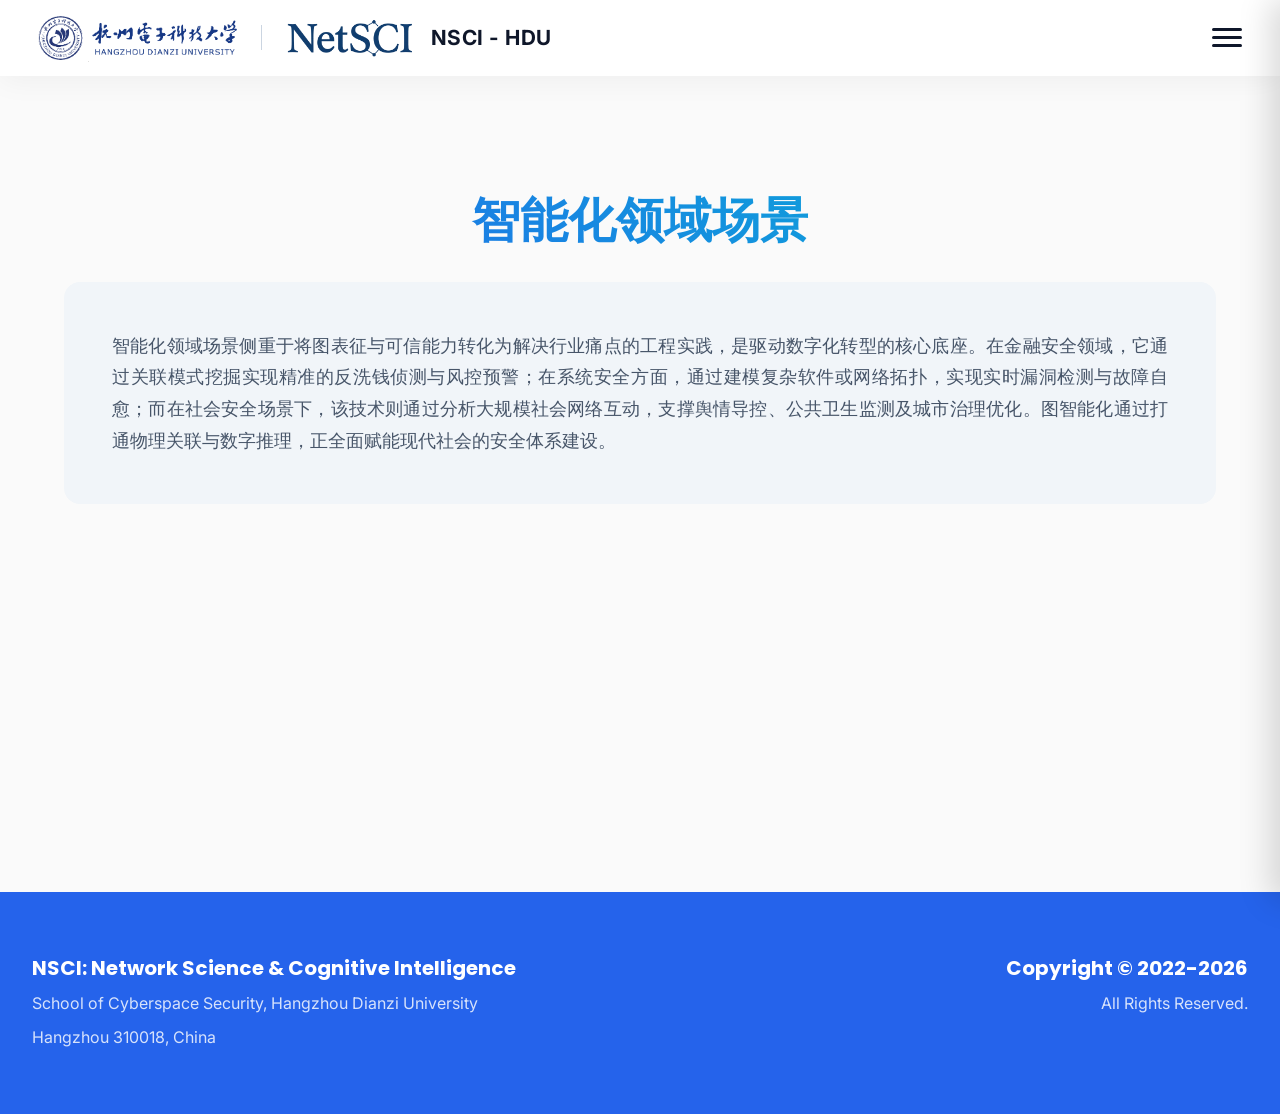
<file: research-graph-applications_zh.html>
<!DOCTYPE html>
<html lang="zh-CN">
<head>
  <meta charset="UTF-8" />
  <meta name="viewport" content="width=device-width, initial-scale=1.0" />
  <meta name="description" content="图智能应用 - 网络科学与认知智能实验室" />
  <title>图智能应用 | NSCI - HDU</title>
  <link rel="icon" type="image/jpeg" href="fig/logot.png" />

  <link href="https://cdn.jsdelivr.net/npm/bootstrap@5.3.0/dist/css/bootstrap.min.css" rel="stylesheet" />
  <link rel="stylesheet" href="https://cdnjs.cloudflare.com/ajax/libs/font-awesome/6.4.0/css/all.min.css" />
  <link href="https://unpkg.com/aos@2.3.1/dist/aos.css" rel="stylesheet" />
  <link href="https://fonts.googleapis.com/css2?family=Ma+Shan+Zheng&family=Poppins:wght@300;400;500;600;700;800;900&family=Inter:wght@300;400;500;600;700&display=swap" rel="stylesheet" />

  <style>
    /* ========================================
       🎨 全局及最新定稿的导航/页脚样式
    ======================================== */
    :root {
      --primary: #2563eb;
      --secondary: #8b5cf6;
      --accent: #06b6d4;
      --dark: #0f172a;
      --light: #ffffff;
      --gray-100: #f1f5f9;
      --gray-200: #e2e8f0;
      --gray-300: #cbd5e1;
      --gray-600: #475569;
      --gradient-primary: linear-gradient(45deg, #2563eb, #06b6d4);
      --transition: all 0.3s cubic-bezier(0.4, 0, 0.2, 1);
    }

    * { margin: 0; padding: 0; box-sizing: border-box; }
    html { scroll-behavior: smooth; overflow-x: hidden; }
    
    body { 
      font-family: 'Inter', "Microsoft YaHei", sans-serif; 
      color: var(--dark); 
      background: #fafafa; 
      line-height: 1.6; 
      overflow-x: hidden;
      padding-top: 100px; 
    }

    h1, h2, h3, h4, h5, h6 { font-family: 'Poppins', "Microsoft YaHei", sans-serif; font-weight: 700; line-height: 1.2; }
    .container-custom { max-width: 1480px; margin: 0 auto; padding: 0 2rem; }

    /* ========================================
       页头 Navbar (继承自最新模板)
    ======================================== */
    .navbar { 
      position: fixed; width: 100%; top: 0; z-index: 1000; 
      padding: 0.8rem 0; 
      transition: all 0.5s ease;
      background: rgba(255, 255, 255, 0.98); 
      box-shadow: 0 4px 30px rgba(0, 0, 0, 0.05); 
      backdrop-filter: blur(10px);
      -webkit-backdrop-filter: blur(10px);
    }

    .navbar-container { 
      width: 94%; 
      max-width: 1800px; 
      margin: 0 auto; 
      display: flex; 
      align-items: center; 
      justify-content: space-between !important;
    }

    .navbar-left-group { display: flex; align-items: center; gap: 1.5rem; }
    .nav-divider { height: 25px; width: 1px; background-color: #cbd5e1; }
    
    .navbar-brand, .school-logo { display: flex; align-items: center; gap: 1rem; text-decoration: none; transition: all 0.3s ease; }
    .navbar-logo { height: 42px; width: auto; transition: var(--transition); }
    .school-logo { height: 48px; width: auto; padding-right: 0; }

    .navbar-brand-text { display: flex; flex-direction: column; white-space: nowrap;}
    .navbar-title { font-size: 1.2rem; font-weight: 700; font-family: 'Poppins', sans-serif; color: var(--dark); }
    .navbar-subtitle { font-size: 0.75rem; opacity: 0.8; color: var(--gray-600); }
    
    @media (max-width: 1650px) {
      .navbar-title { display: none !important; }
      .navbar-subtitle {
        font-size: 1.3rem !important;  
        font-weight: 700 !important;   
        color: var(--dark) !important; 
        opacity: 1 !important;
        margin-top: 0 !important;
        letter-spacing: 0.5px;
      }
      .navbar-logo { height: 40px !important; }
    }

    .navbar-menu { 
      display: flex; align-items: center; gap: 1.8rem; 
      list-style: none; margin: 0; padding: 0; 
    }
    
    .navbar-menu a { 
      text-decoration: none; 
      transition: all 0.3s ease; 
      position: relative; 
      padding: 0.5rem 0;
      font-family: 'Poppins', sans-serif;
      white-space: nowrap;
      color: var(--dark); 
      font-weight: 450;
      font-size: 18px;
    }
    
    .navbar-menu a::after { content: ''; position: absolute; bottom: 0; left: 0; width: 0; height: 2px; background: var(--gradient-primary); transition: width 0.3s; opacity: 0.8; }
    .navbar-menu a:hover::after, .navbar-menu a.active::after { width: 100%; }
    .navbar-menu a.active { color: var(--primary); font-weight: 600; }

    /* 移动端菜单按钮与遮罩 */
    .mobile-menu-btn { 
      display: none; flex-direction: column; justify-content: space-around; 
      width: 30px; height: 24px; background: transparent; border: none; cursor: pointer; padding: 0; z-index: 1001; transition: var(--transition); 
    }
    .mobile-menu-btn span { width: 100%; height: 3px; background: var(--dark); border-radius: 10px; transition: all 0.3s cubic-bezier(0.68, -0.55, 0.265, 1.55); transform-origin: center; }
    .mobile-menu-btn.active span:nth-child(1) { transform: translateY(10.5px) rotate(45deg); }
    .mobile-menu-btn.active span:nth-child(2) { opacity: 0; transform: translateX(-20px); }
    .mobile-menu-btn.active span:nth-child(3) { transform: translateY(-10.5px) rotate(-45deg); }

    .mobile-overlay { 
      position: fixed; top: 0; left: 0; width: 100%; height: 100vh; 
      background: rgba(0, 0, 0, 0.6); backdrop-filter: blur(5px); -webkit-backdrop-filter: blur(5px); 
      opacity: 0; visibility: hidden; transition: all 0.3s ease; z-index: 998; 
    }
    .mobile-overlay.active { opacity: 1; visibility: visible; }

    @media (max-width: 1400px) {
      .mobile-menu-btn { display: flex; }
      .navbar-menu { 
        position: fixed; top: 0; right: 0; width: 320px; height: 100vh; 
        background: linear-gradient(135deg, #ffffff 0%, #f8fafc 100%); 
        flex-direction: column; align-items: stretch; padding: 6rem 2rem 2rem; gap: 0.8rem; 
        box-shadow: -10px 0 30px rgba(0, 0, 0, 0.15); transform: translateX(100%); 
        transition: transform 0.4s cubic-bezier(0.68, -0.55, 0.265, 1.55); z-index: 999; overflow-y: auto; 
        border-left: 1px solid rgba(0,0,0,0.05);
      }
      .navbar-menu.active { transform: translateX(0); }
      .navbar-menu li { opacity: 0; transform: translateX(50px); list-style: none; }
      .navbar-menu.active li { animation: slideInRight 0.5s ease forwards; }
      .navbar-menu.active li:nth-child(1) { animation-delay: 0.1s; }
      
      .navbar-menu a { 
        display: block; width: 100%; padding: 1rem 1.5rem; font-size: 1.1rem; font-weight: 600;
        color: var(--dark) !important; border-radius: 12px; background: white; 
        box-shadow: 0 4px 10px rgba(0, 0, 0, 0.03); border: 1px solid var(--gray-100);
        transition: all 0.3s ease; text-align: left;
      }
      .navbar-menu a:hover, .navbar-menu a.active { 
        background: var(--gradient-primary); color: white !important; 
        transform: translateX(5px); box-shadow: 0 8px 20px rgba(37, 99, 235, 0.25); border-color: transparent;
      }
      .navbar-menu a::after { display: none; }
      .navbar-left-group { display: flex; } 
    }
    @keyframes slideInRight { to { opacity: 1; transform: translateX(0); } }
    @media (max-width: 480px) {
        .navbar-title { display: none; } 
        .navbar-subtitle { display: none; }
    }

    /* ========================================
       📖 本页特有内容样式 (绝对原封不动)
    ======================================== */
    .main-content {
      margin-top: 60px; /* 根据新的导航栏稍微调整起始位置以保证视觉完美 */
      min-height: calc(100vh - 200px);
      padding: 2rem 2rem 4rem 2rem;
    }

    .page-title {
      font-size: 3rem;
      text-align: center;
      margin-bottom: 1rem;
      background: var(--gradient-primary);
      -webkit-background-clip: text;
      -webkit-text-fill-color: transparent;
      background-clip: text;
    }

    /* ========================================
       页尾 Footer (继承自最新模板)
    ======================================== */
    footer { 
      background: var(--primary); 
      color: white; 
      padding: 4rem 0; 
      margin-top: 2rem;
    }

    .imoon-footer {
      display: flex;
      justify-content: space-between;
      align-items: flex-start;
      max-width: 1480px;
      margin: 0 auto;
    }

    .footer-left, .footer-right {
      display: flex;
      flex-direction: column;
      gap: 0.5rem;
    }

    .footer-right { text-align: right; }

    .footer-title {
      font-size: 1.25rem; font-weight: 700; margin-bottom: 0.2rem; color: white;
    }

    .footer-text {
      font-size: 1rem; opacity: 0.9; font-weight: 400; color: rgba(255, 255, 255, 0.9); font-family: 'Inter', sans-serif;
    }

    @media (max-width: 768px) {
      .imoon-footer { flex-direction: column; gap: 2rem; text-align: center; align-items: center; }
      .footer-right { text-align: center; }
    }

    /* 加载动画 */
    .page-loader { position: fixed; top: 0; left: 0; width: 100%; height: 100%; background: white; display: flex; align-items: center; justify-content: center; z-index: 9999; transition: opacity 0.5s, visibility 0.5s; }
    .page-loader.hidden { opacity: 0; visibility: hidden; }
    .loader-spinner { width: 50px; height: 50px; border: 4px solid var(--gray-200); border-top-color: var(--primary); border-radius: 50%; animation: spin 1s linear infinite; }
    @keyframes spin { to { transform: rotate(360deg); } }
  </style>
</head>
<body>

  <div class="page-loader" id="pageLoader">
    <div class="loader-spinner"></div>
  </div>

  <nav class="navbar solid" id="navbar">
    <div class="navbar-container">
      <div class="navbar-left-group">
        <img src="fig/hdu_logo.png" alt="HDU Logo" class="school-logo" />
        <div class="nav-divider"></div>
        <a href="index_zh.html" class="navbar-brand">
          <img src="fig/logoz.png" alt="NSCI Logo" class="navbar-logo" />
          <div class="navbar-brand-text">
            <div class="navbar-title">网络科学与认知智能</div>
            <div class="navbar-subtitle">NSCI - HDU</div>
          </div>
        </a>
      </div>
      
      <ul class="navbar-menu" id="navbarMenu">
        <li><a href="index_zh.html">首页</a></li>
        <li><a href="index_zh.html#research" class="active">研究方向</a></li>
        <li><a href="news_zh.html">新闻动态</a></li>
        <li><a href="publication_zh.html">论文发表</a></li>
        <li><a href="members_zh.html">团队成员</a></li>
        <li><a href="research-graph-applications.html">ENGLISH</a></li>
      </ul>

      <button class="mobile-menu-btn" id="navbarToggle" aria-label="Toggle menu">
        <span></span><span></span><span></span>
      </button>
    </div>
  </nav>

  <div class="mobile-overlay" id="mobileOverlay"></div>

  <main class="main-content">
    <div class="container-custom">
      <h1 class="page-title">智能化领域场景</h1>

      <div style="background: var(--gray-100); padding: 3rem; border-radius: 16px; margin-top: 2rem;">
        <p style="font-size: 1.1rem; color: var(--gray-600); line-height: 1.8; text-align: justify; margin: 0;">
          智能化领域场景侧重于将图表征与可信能力转化为解决行业痛点的工程实践，是驱动数字化转型的核心底座。在金融安全领域，它通过关联模式挖掘实现精准的反洗钱侦测与风控预警；在系统安全方面，通过建模复杂软件或网络拓扑，实现实时漏洞检测与故障自愈；而在社会安全场景下，该技术则通过分析大规模社会网络互动，支撑舆情导控、公共卫生监测及城市治理优化。图智能化通过打通物理关联与数字推理，正全面赋能现代社会的安全体系建设。
        </p>
      </div>
      </div>
  </main>

  <footer>
    <div class="container-custom">
      <div class="imoon-footer">
        <div class="footer-left">
          <h3 class="footer-title">NSCI: Network Science & Cognitive Intelligence</h3>
          <div class="footer-text">School of Cyberspace Security, Hangzhou Dianzi University</div>
          <div class="footer-text">Hangzhou 310018, China</div>
        </div>
        <div class="footer-right">
          <h3 class="footer-title">Copyright © 2022-2026</h3>
          <div class="footer-text">All Rights Reserved.</div>
        </div>
      </div>
    </div>
  </footer>

  <script src="https://cdn.jsdelivr.net/npm/bootstrap@5.3.0/dist/js/bootstrap.bundle.min.js"></script>
  <script src="https://unpkg.com/aos@2.3.1/dist/aos.js"></script>

  <script>
    // 初始化动画
    AOS.init({ duration: 800, once: true, offset: 100 });
    
    // 页面加载器逻辑
    window.addEventListener('load', function() {
      const loader = document.getElementById('pageLoader');
      setTimeout(() => { loader.classList.add('hidden'); }, 500);
    });

    // 移动端菜单开关逻辑
    const toggle = document.getElementById('navbarToggle');
    const menu = document.getElementById('navbarMenu');
    const overlay = document.getElementById('mobileOverlay');
    const menuLinks = menu.querySelectorAll('a'); 

    function toggleMenu() {
      toggle.classList.toggle('active'); 
      menu.classList.toggle('active');   
      overlay.classList.toggle('active'); 
      if (menu.classList.contains('active')) {
        document.body.style.overflow = 'hidden';
      } else {
        document.body.style.overflow = '';
      }
    }

    function closeMenu() {
      toggle.classList.remove('active');
      menu.classList.remove('active');
      overlay.classList.remove('active');
      document.body.style.overflow = '';
    }

    toggle.addEventListener('click', toggleMenu);
    overlay.addEventListener('click', closeMenu);

    menuLinks.forEach(link => { link.addEventListener('click', closeMenu); });

    window.addEventListener('resize', () => {
      if (window.innerWidth > 1400) { closeMenu(); }
    });
  </script>
</body>
</html>
</file>
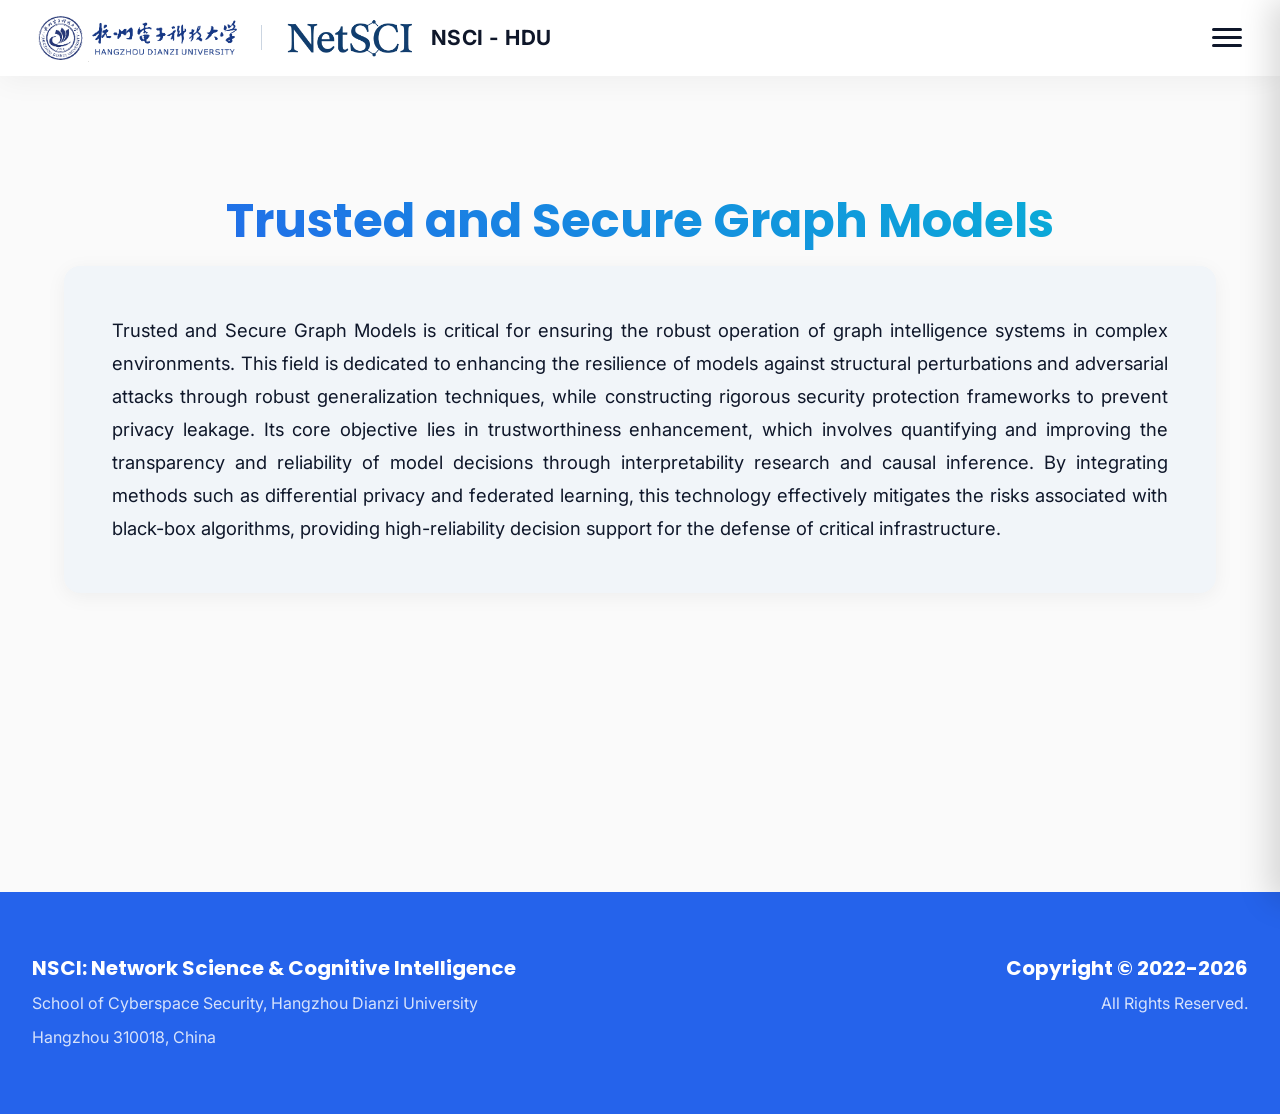
<file: research-graph-security.html>
<!DOCTYPE html>
<html lang="en">
<head>
  <meta charset="UTF-8" />
  <meta name="viewport" content="width=device-width, initial-scale=1.0" />
  <meta name="description" content="Graph Model Security - Network Science & Cognitive Intelligence Lab" />
  <title>Graph Model Security | NSCI - HDU</title>
  <link rel="icon" type="image/jpeg" href="fig/logot.png" />

  <link href="https://cdn.jsdelivr.net/npm/bootstrap@5.3.0/dist/css/bootstrap.min.css" rel="stylesheet" />
  <link rel="stylesheet" href="https://cdnjs.cloudflare.com/ajax/libs/font-awesome/6.4.0/css/all.min.css" />
  <link href="https://unpkg.com/aos@2.3.1/dist/aos.css" rel="stylesheet" />
  <link href="https://fonts.googleapis.com/css2?family=Ma+Shan+Zheng&family=Poppins:wght@300;400;500;600;700;800;900&family=Inter:wght@300;400;500;600;700&display=swap" rel="stylesheet" />

  <style>
    /* ========================================
       🎨 GLOBAL STYLES (Strictly from final template)
    ======================================== */
    :root {
      --primary: #2563eb;
      --secondary: #8b5cf6;
      --accent: #06b6d4;
      --dark: #0f172a;
      --light: #ffffff;
      --gray-100: #f1f5f9;
      --gray-200: #e2e8f0;
      --gray-300: #cbd5e1;
      --gray-600: #475569;
      --gradient-primary: linear-gradient(45deg, #2563eb, #06b6d4);
      --transition: all 0.3s cubic-bezier(0.4, 0, 0.2, 1);
    }

    * { margin: 0; padding: 0; box-sizing: border-box; }
    html { scroll-behavior: smooth; overflow-x: hidden; }
    
    body { 
      font-family: 'Inter', sans-serif; 
      color: var(--dark); 
      background: #fafafa; 
      line-height: 1.6; 
      overflow-x: hidden;
      padding-top: 100px; 
    }

    h1, h2, h3, h4, h5, h6 { font-family: 'Poppins', sans-serif; font-weight: 700; line-height: 1.2; }
    .container-custom { max-width: 1480px; margin: 0 auto; padding: 0 2rem; }

    /* ========================================
        NAVBAR STYLES (Final English Version)
    ======================================== */
    .navbar { 
      position: fixed; width: 100%; top: 0; z-index: 1000; 
      padding: 0.8rem 0; 
      transition: all 0.5s ease;
      background: rgba(255, 255, 255, 0.98); 
      box-shadow: 0 4px 30px rgba(0, 0, 0, 0.05); 
      backdrop-filter: blur(10px);
      -webkit-backdrop-filter: blur(10px);
    }

    .navbar-container { 
      width: 94%; 
      max-width: 1800px; 
      margin: 0 auto; 
      display: flex; 
      align-items: center; 
      justify-content: space-between !important;
    }

    .navbar-left-group { display: flex; align-items: center; gap: 1.5rem; }
    .nav-divider { height: 25px; width: 1px; background-color: #cbd5e1; }
    
    .navbar-brand, .school-logo { display: flex; align-items: center; gap: 1rem; text-decoration: none; transition: all 0.3s ease; }
    .navbar-logo { height: 42px; width: auto; transition: var(--transition); }
    .school-logo { height: 48px; width: auto; padding-right: 0; }

    .navbar-brand-text { display: flex; flex-direction: column; white-space: nowrap;}
    .navbar-title { font-size: 1.2rem; font-weight: 700; font-family: 'Poppins', sans-serif; color: var(--dark); }
    .navbar-subtitle { font-size: 0.75rem; opacity: 0.8; color: var(--gray-600); }
    
    @media (max-width: 1650px) {
      .navbar-title { display: none !important; }
      .navbar-subtitle {
        font-size: 1.3rem !important;  
        font-weight: 700 !important;   
        color: var(--dark) !important; 
        opacity: 1 !important;
        margin-top: 0 !important;
        letter-spacing: 0.5px;
      }
      .navbar-logo { height: 40px !important; }
    }

    .navbar-menu { 
      display: flex; align-items: center; gap: 1.8rem; 
      list-style: none; margin: 0; padding: 0; 
    }
    
    .navbar-menu a { 
      text-decoration: none; 
      transition: all 0.3s ease; 
      position: relative; 
      padding: 0.5rem 0;
      font-family: 'Poppins', sans-serif;
      white-space: nowrap;
      color: var(--dark); 
      font-weight: 450;
      font-size: 18px;
    }
    
    .navbar-menu a::after { content: ''; position: absolute; bottom: 0; left: 0; width: 0; height: 2px; background: var(--gradient-primary); transition: width 0.3s; opacity: 0.8; }
    .navbar-menu a:hover::after, .navbar-menu a.active::after { width: 100%; }
    .navbar-menu a.active { color: var(--primary); font-weight: 600; }

    /* Mobile Menu Btn */
    .mobile-menu-btn { 
      display: none; flex-direction: column; justify-content: space-around; 
      width: 30px; height: 24px; background: transparent; border: none; cursor: pointer; padding: 0; z-index: 1001; transition: var(--transition); 
    }
    .mobile-menu-btn span { width: 100%; height: 3px; background: var(--dark); border-radius: 10px; transition: all 0.3s cubic-bezier(0.68, -0.55, 0.265, 1.55); transform-origin: center; }
    .mobile-menu-btn.active span:nth-child(1) { transform: translateY(10.5px) rotate(45deg); }
    .mobile-menu-btn.active span:nth-child(2) { opacity: 0; transform: translateX(-20px); }
    .mobile-menu-btn.active span:nth-child(3) { transform: translateY(-10.5px) rotate(-45deg); }

    .mobile-overlay { 
      position: fixed; top: 0; left: 0; width: 100%; height: 100vh; 
      background: rgba(0, 0, 0, 0.6); backdrop-filter: blur(5px); -webkit-backdrop-filter: blur(5px); 
      opacity: 0; visibility: hidden; transition: all 0.3s ease; z-index: 998; 
    }
    .mobile-overlay.active { opacity: 1; visibility: visible; }

    @media (max-width: 1400px) {
      .mobile-menu-btn { display: flex; }
      .navbar-menu { 
        position: fixed; top: 0; right: 0; width: 320px; height: 100vh; 
        background: linear-gradient(135deg, #ffffff 0%, #f8fafc 100%); 
        flex-direction: column; align-items: stretch; padding: 6rem 2rem 2rem; gap: 0.8rem; 
        box-shadow: -10px 0 30px rgba(0, 0, 0, 0.15); transform: translateX(100%); 
        transition: transform 0.4s cubic-bezier(0.68, -0.55, 0.265, 1.55); z-index: 999; overflow-y: auto; 
        border-left: 1px solid rgba(0,0,0,0.05);
      }
      .navbar-menu.active { transform: translateX(0); }
      .navbar-menu li { opacity: 0; transform: translateX(50px); list-style: none; }
      .navbar-menu.active li { animation: slideInRight 0.5s ease forwards; }
      .navbar-menu.active li:nth-child(1) { animation-delay: 0.1s; }
      
      .navbar-menu a { 
        display: block; width: 100%; padding: 1rem 1.5rem; font-size: 1.1rem; font-weight: 600;
        color: var(--dark) !important; border-radius: 12px; background: white; 
        box-shadow: 0 4px 10px rgba(0, 0, 0, 0.03); border: 1px solid var(--gray-100);
        transition: all 0.3s ease; text-align: left;
      }
      .navbar-menu a:hover, .navbar-menu a.active { 
        background: var(--gradient-primary); color: white !important; 
        transform: translateX(5px); box-shadow: 0 8px 20px rgba(37, 99, 235, 0.25); border-color: transparent;
      }
      .navbar-menu a::after { display: none; }
      .navbar-left-group { display: flex; } 
    }
    @keyframes slideInRight { to { opacity: 1; transform: translateX(0); } }
    @media (max-width: 480px) {
        .navbar-title { display: none; } 
        .navbar-subtitle { display: none; }
    }

    /* ========================================
       📖 MAIN CONTENT STYLES (Untouched)
    ======================================== */
    .main-content {
      margin-top: 60px; /* Adjusted for new navbar */
      min-height: calc(100vh - 200px);
      padding: 2rem 2rem 4rem 2rem;
    }

    .page-title {
      font-size: 3rem;
      text-align: center;
      margin-bottom: 1rem;
      background: var(--gradient-primary);
      -webkit-background-clip: text;
      -webkit-text-fill-color: transparent;
      background-clip: text;
    }

    /* Original Content Box Styles preserved */
    .content-box {
      padding: 3rem;
      background: var(--gray-100);
      border-radius: 16px;
      text-align: justify;
      box-shadow: 0 4px 20px rgba(0, 0, 0, 0.05);
    }

    .content-box p {
      color: var(--dark);
      font-size: 1.15rem;
      margin: 0;
      line-height: 1.8;
    }

    /* ========================================
       FOOTER (Final English Version)
    ======================================== */
    footer { 
      background: var(--primary); 
      color: white; 
      padding: 4rem 0; 
      margin-top: 2rem;
    }

    .imoon-footer {
      display: flex;
      justify-content: space-between;
      align-items: flex-start;
      max-width: 1480px;
      margin: 0 auto;
    }

    .footer-left, .footer-right {
      display: flex;
      flex-direction: column;
      gap: 0.5rem;
    }

    .footer-right { text-align: right; }

    .footer-title {
      font-size: 1.25rem; font-weight: 700; margin-bottom: 0.2rem; color: white;
    }

    .footer-text {
      font-size: 1rem; opacity: 0.9; font-weight: 400; color: rgba(255, 255, 255, 0.9); font-family: 'Inter', sans-serif;
    }

    @media (max-width: 768px) {
      .imoon-footer { flex-direction: column; gap: 2rem; text-align: center; align-items: center; }
      .footer-right { text-align: center; }
    }

    /* Page Loader */
    .page-loader { position: fixed; top: 0; left: 0; width: 100%; height: 100%; background: white; display: flex; align-items: center; justify-content: center; z-index: 9999; transition: opacity 0.5s, visibility 0.5s; }
    .page-loader.hidden { opacity: 0; visibility: hidden; }
    .loader-spinner { width: 50px; height: 50px; border: 4px solid var(--gray-200); border-top-color: var(--primary); border-radius: 50%; animation: spin 1s linear infinite; }
    @keyframes spin { to { transform: rotate(360deg); } }
  </style>
</head>
<body>

  <div class="page-loader" id="pageLoader">
    <div class="loader-spinner"></div>
  </div>

  <nav class="navbar solid" id="navbar">
    <div class="navbar-container">
      <div class="navbar-left-group">
        <img src="fig/hdu_logo.png" alt="HDU Logo" class="school-logo" />
        <div class="nav-divider"></div>
        <a href="index.html" class="navbar-brand">
          <img src="fig/logoz.png" alt="NSCI Logo" class="navbar-logo" />
          <div class="navbar-brand-text">
            <div class="navbar-title">Network Science & Cognitive Intelligence</div>
            <div class="navbar-subtitle">NSCI - HDU</div>
          </div>
        </a>
      </div>
      
      <ul class="navbar-menu" id="navbarMenu">
        <li><a href="index.html">HOME</a></li>
        <li><a href="index.html#research" class="active">RESEARCH</a></li>
        <li><a href="news.html">NEWS</a></li>
        <li><a href="publication.html">PUBLICATIONS</a></li>
        <li><a href="members.html">MEMBERS</a></li>
        <li><a href="research-graph-security_zh.html">中文</a></li>
      </ul>

      <button class="mobile-menu-btn" id="navbarToggle" aria-label="Toggle menu">
        <span></span><span></span><span></span>
      </button>
    </div>
  </nav>

  <div class="mobile-overlay" id="mobileOverlay"></div>

  <main class="main-content">
    <div class="container-custom">
      <h1 class="page-title">Trusted and Secure Graph Models</h1>

      <div class="content-box">
        <p>Trusted and Secure Graph Models is critical for ensuring the robust operation of graph intelligence systems in complex environments. This field is dedicated to enhancing the resilience of models against structural perturbations and adversarial attacks through robust generalization techniques, while constructing rigorous security protection frameworks to prevent privacy leakage. Its core objective lies in trustworthiness enhancement, which involves quantifying and improving the transparency and reliability of model decisions through interpretability research and causal inference. By integrating methods such as differential privacy and federated learning, this technology effectively mitigates the risks associated with black-box algorithms, providing high-reliability decision support for the defense of critical infrastructure.</p>
      </div>
    </div>
  </main>

  <footer>
    <div class="container-custom">
      <div class="imoon-footer">
        <div class="footer-left">
          <h3 class="footer-title">NSCI: Network Science & Cognitive Intelligence</h3>
          <div class="footer-text">School of Cyberspace Security, Hangzhou Dianzi University</div>
          <div class="footer-text">Hangzhou 310018, China</div>
        </div>
        <div class="footer-right">
          <h3 class="footer-title">Copyright © 2022-2026</h3>
          <div class="footer-text">All Rights Reserved.</div>
        </div>
      </div>
    </div>
  </footer>

  <script src="https://cdn.jsdelivr.net/npm/bootstrap@5.3.0/dist/js/bootstrap.bundle.min.js"></script>
  <script src="https://unpkg.com/aos@2.3.1/dist/aos.js"></script>

  <script>
    // Initialize AOS
    AOS.init({ duration: 800, once: true, offset: 100 });
    
    // Page Loader Logic
    window.addEventListener('load', function() {
      const loader = document.getElementById('pageLoader');
      setTimeout(() => { loader.classList.add('hidden'); }, 500);
    });

    // Mobile Menu Logic
    const toggle = document.getElementById('navbarToggle');
    const menu = document.getElementById('navbarMenu');
    const overlay = document.getElementById('mobileOverlay');
    const menuLinks = menu.querySelectorAll('a'); 

    function toggleMenu() {
      toggle.classList.toggle('active'); 
      menu.classList.toggle('active');   
      overlay.classList.toggle('active'); 
      if (menu.classList.contains('active')) {
        document.body.style.overflow = 'hidden';
      } else {
        document.body.style.overflow = '';
      }
    }

    function closeMenu() {
      toggle.classList.remove('active');
      menu.classList.remove('active');
      overlay.classList.remove('active');
      document.body.style.overflow = '';
    }

    toggle.addEventListener('click', toggleMenu);
    overlay.addEventListener('click', closeMenu);

    menuLinks.forEach(link => { link.addEventListener('click', closeMenu); });

    window.addEventListener('resize', () => {
      if (window.innerWidth > 1400) { closeMenu(); }
    });
  </script>
</body>
</html>
</file>
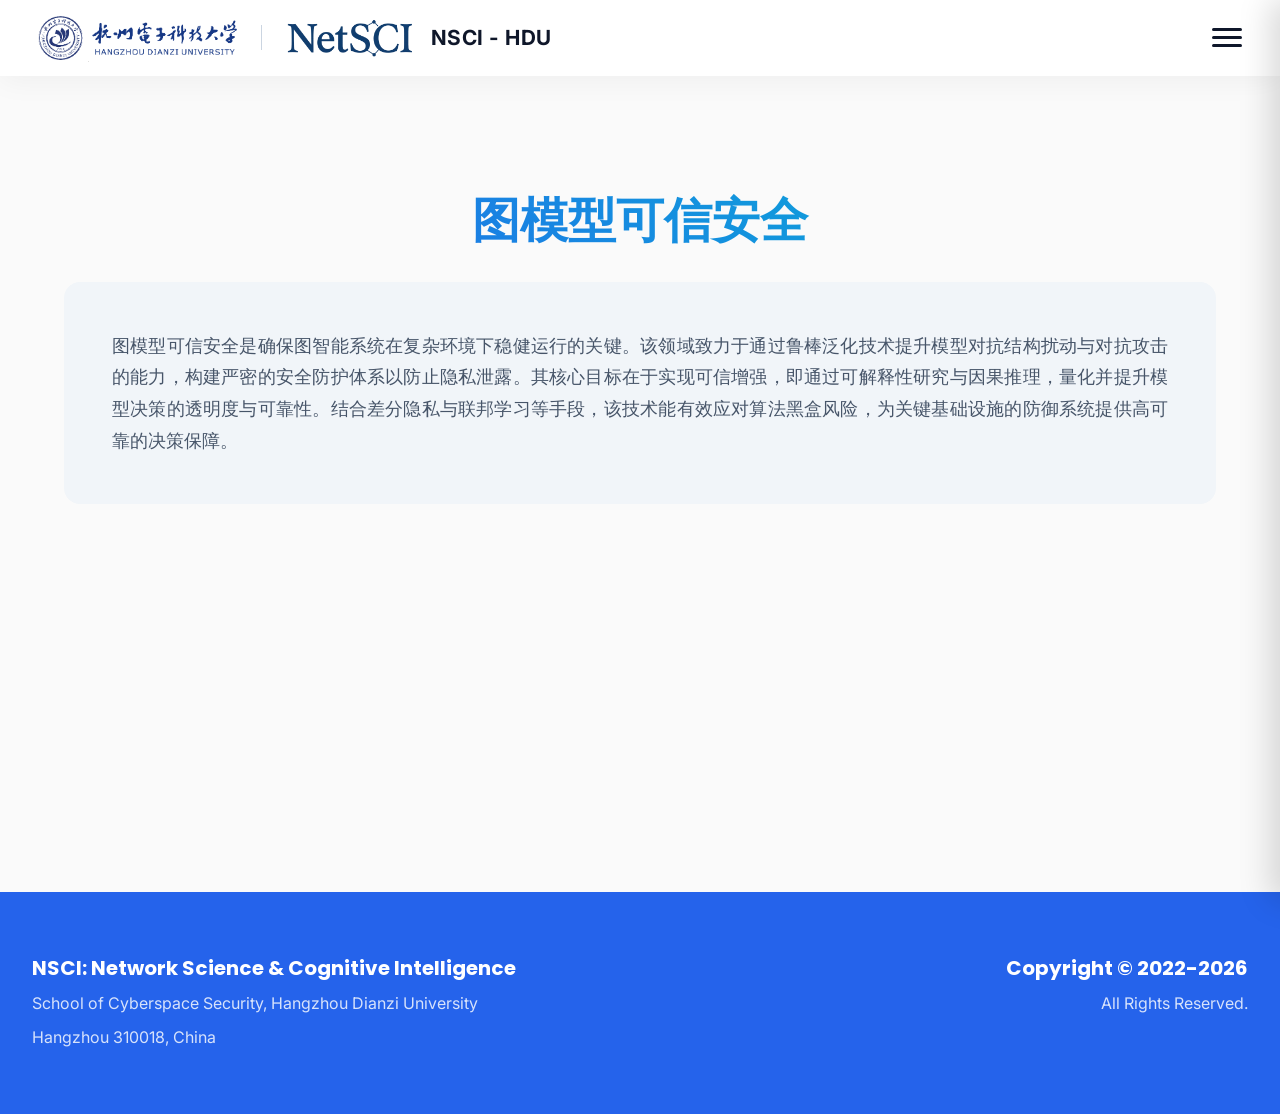
<file: research-graph-security_zh.html>
<!DOCTYPE html>
<html lang="zh-CN">
<head>
  <meta charset="UTF-8" />
  <meta name="viewport" content="width=device-width, initial-scale=1.0" />
  <meta name="description" content="图模型安全 - 网络科学与认知智能实验室" />
  <title>图模型安全 | NSCI - HDU</title>
  <link rel="icon" type="image/jpeg" href="fig/logot.png" />

  <link href="https://cdn.jsdelivr.net/npm/bootstrap@5.3.0/dist/css/bootstrap.min.css" rel="stylesheet" />
  <link rel="stylesheet" href="https://cdnjs.cloudflare.com/ajax/libs/font-awesome/6.4.0/css/all.min.css" />
  <link href="https://unpkg.com/aos@2.3.1/dist/aos.css" rel="stylesheet" />
  <link href="https://fonts.googleapis.com/css2?family=Ma+Shan+Zheng&family=Poppins:wght@300;400;500;600;700;800;900&family=Inter:wght@300;400;500;600;700&display=swap" rel="stylesheet" />

  <style>
    /* ========================================
       🎨 全局及最新定稿的导航/页脚样式
    ======================================== */
    :root {
      --primary: #2563eb;
      --secondary: #8b5cf6;
      --accent: #06b6d4;
      --dark: #0f172a;
      --light: #ffffff;
      --gray-100: #f1f5f9;
      --gray-200: #e2e8f0;
      --gray-300: #cbd5e1;
      --gray-600: #475569;
      --gradient-primary: linear-gradient(45deg, #2563eb, #06b6d4);
      --transition: all 0.3s cubic-bezier(0.4, 0, 0.2, 1);
    }

    * { margin: 0; padding: 0; box-sizing: border-box; }
    html { scroll-behavior: smooth; overflow-x: hidden; }
    
    body { 
      font-family: 'Inter', "Microsoft YaHei", sans-serif; 
      color: var(--dark); 
      background: #fafafa; 
      line-height: 1.6; 
      overflow-x: hidden;
      padding-top: 100px; 
    }

    h1, h2, h3, h4, h5, h6 { font-family: 'Poppins', "Microsoft YaHei", sans-serif; font-weight: 700; line-height: 1.2; }
    .container-custom { max-width: 1480px; margin: 0 auto; padding: 0 2rem; }

    /* ========================================
       页头 Navbar (继承自最新模板)
    ======================================== */
    .navbar { 
      position: fixed; width: 100%; top: 0; z-index: 1000; 
      padding: 0.8rem 0; 
      transition: all 0.5s ease;
      background: rgba(255, 255, 255, 0.98); 
      box-shadow: 0 4px 30px rgba(0, 0, 0, 0.05); 
      backdrop-filter: blur(10px);
      -webkit-backdrop-filter: blur(10px);
    }

    .navbar-container { 
      width: 94%; 
      max-width: 1800px; 
      margin: 0 auto; 
      display: flex; 
      align-items: center; 
      justify-content: space-between !important;
    }

    .navbar-left-group { display: flex; align-items: center; gap: 1.5rem; }
    .nav-divider { height: 25px; width: 1px; background-color: #cbd5e1; }
    
    .navbar-brand, .school-logo { display: flex; align-items: center; gap: 1rem; text-decoration: none; transition: all 0.3s ease; }
    .navbar-logo { height: 42px; width: auto; transition: var(--transition); }
    .school-logo { height: 48px; width: auto; padding-right: 0; }

    .navbar-brand-text { display: flex; flex-direction: column; white-space: nowrap;}
    .navbar-title { font-size: 1.2rem; font-weight: 700; font-family: 'Poppins', sans-serif; color: var(--dark); }
    .navbar-subtitle { font-size: 0.75rem; opacity: 0.8; color: var(--gray-600); }
    
    @media (max-width: 1650px) {
      .navbar-title { display: none !important; }
      .navbar-subtitle {
        font-size: 1.3rem !important;  
        font-weight: 700 !important;   
        color: var(--dark) !important; 
        opacity: 1 !important;
        margin-top: 0 !important;
        letter-spacing: 0.5px;
      }
      .navbar-logo { height: 40px !important; }
    }

    .navbar-menu { 
      display: flex; align-items: center; gap: 1.8rem; 
      list-style: none; margin: 0; padding: 0; 
    }
    
    .navbar-menu a { 
      text-decoration: none; 
      transition: all 0.3s ease; 
      position: relative; 
      padding: 0.5rem 0;
      font-family: 'Poppins', sans-serif;
      white-space: nowrap;
      color: var(--dark); 
      font-weight: 450;
      font-size: 18px;
    }
    
    .navbar-menu a::after { content: ''; position: absolute; bottom: 0; left: 0; width: 0; height: 2px; background: var(--gradient-primary); transition: width 0.3s; opacity: 0.8; }
    .navbar-menu a:hover::after, .navbar-menu a.active::after { width: 100%; }
    .navbar-menu a.active { color: var(--primary); font-weight: 600; }

    /* 移动端菜单按钮与遮罩 */
    .mobile-menu-btn { 
      display: none; flex-direction: column; justify-content: space-around; 
      width: 30px; height: 24px; background: transparent; border: none; cursor: pointer; padding: 0; z-index: 1001; transition: var(--transition); 
    }
    .mobile-menu-btn span { width: 100%; height: 3px; background: var(--dark); border-radius: 10px; transition: all 0.3s cubic-bezier(0.68, -0.55, 0.265, 1.55); transform-origin: center; }
    .mobile-menu-btn.active span:nth-child(1) { transform: translateY(10.5px) rotate(45deg); }
    .mobile-menu-btn.active span:nth-child(2) { opacity: 0; transform: translateX(-20px); }
    .mobile-menu-btn.active span:nth-child(3) { transform: translateY(-10.5px) rotate(-45deg); }

    .mobile-overlay { 
      position: fixed; top: 0; left: 0; width: 100%; height: 100vh; 
      background: rgba(0, 0, 0, 0.6); backdrop-filter: blur(5px); -webkit-backdrop-filter: blur(5px); 
      opacity: 0; visibility: hidden; transition: all 0.3s ease; z-index: 998; 
    }
    .mobile-overlay.active { opacity: 1; visibility: visible; }

    @media (max-width: 1400px) {
      .mobile-menu-btn { display: flex; }
      .navbar-menu { 
        position: fixed; top: 0; right: 0; width: 320px; height: 100vh; 
        background: linear-gradient(135deg, #ffffff 0%, #f8fafc 100%); 
        flex-direction: column; align-items: stretch; padding: 6rem 2rem 2rem; gap: 0.8rem; 
        box-shadow: -10px 0 30px rgba(0, 0, 0, 0.15); transform: translateX(100%); 
        transition: transform 0.4s cubic-bezier(0.68, -0.55, 0.265, 1.55); z-index: 999; overflow-y: auto; 
        border-left: 1px solid rgba(0,0,0,0.05);
      }
      .navbar-menu.active { transform: translateX(0); }
      .navbar-menu li { opacity: 0; transform: translateX(50px); list-style: none; }
      .navbar-menu.active li { animation: slideInRight 0.5s ease forwards; }
      .navbar-menu.active li:nth-child(1) { animation-delay: 0.1s; }
      
      .navbar-menu a { 
        display: block; width: 100%; padding: 1rem 1.5rem; font-size: 1.1rem; font-weight: 600;
        color: var(--dark) !important; border-radius: 12px; background: white; 
        box-shadow: 0 4px 10px rgba(0, 0, 0, 0.03); border: 1px solid var(--gray-100);
        transition: all 0.3s ease; text-align: left;
      }
      .navbar-menu a:hover, .navbar-menu a.active { 
        background: var(--gradient-primary); color: white !important; 
        transform: translateX(5px); box-shadow: 0 8px 20px rgba(37, 99, 235, 0.25); border-color: transparent;
      }
      .navbar-menu a::after { display: none; }
      .navbar-left-group { display: flex; } 
    }
    @keyframes slideInRight { to { opacity: 1; transform: translateX(0); } }
    @media (max-width: 480px) {
        .navbar-title { display: none; } 
        .navbar-subtitle { display: none; }
    }

    /* ========================================
       📖 本页特有内容样式 (绝对原封不动)
    ======================================== */
    .main-content {
      margin-top: 60px; /* 根据新的导航栏稍微调整起始位置以保证视觉完美 */
      min-height: calc(100vh - 200px);
      padding: 2rem 2rem 4rem 2rem;
    }

    .page-title {
      font-size: 3rem;
      text-align: center;
      margin-bottom: 1rem;
      background: var(--gradient-primary);
      -webkit-background-clip: text;
      -webkit-text-fill-color: transparent;
      background-clip: text;
    }

    /* ========================================
       页尾 Footer (继承自最新模板)
    ======================================== */
    footer { 
      background: var(--primary); 
      color: white; 
      padding: 4rem 0; 
      margin-top: 2rem;
    }

    .imoon-footer {
      display: flex;
      justify-content: space-between;
      align-items: flex-start;
      max-width: 1480px;
      margin: 0 auto;
    }

    .footer-left, .footer-right {
      display: flex;
      flex-direction: column;
      gap: 0.5rem;
    }

    .footer-right { text-align: right; }

    .footer-title {
      font-size: 1.25rem; font-weight: 700; margin-bottom: 0.2rem; color: white;
    }

    .footer-text {
      font-size: 1rem; opacity: 0.9; font-weight: 400; color: rgba(255, 255, 255, 0.9); font-family: 'Inter', sans-serif;
    }

    @media (max-width: 768px) {
      .imoon-footer { flex-direction: column; gap: 2rem; text-align: center; align-items: center; }
      .footer-right { text-align: center; }
    }

    /* 加载动画 */
    .page-loader { position: fixed; top: 0; left: 0; width: 100%; height: 100%; background: white; display: flex; align-items: center; justify-content: center; z-index: 9999; transition: opacity 0.5s, visibility 0.5s; }
    .page-loader.hidden { opacity: 0; visibility: hidden; }
    .loader-spinner { width: 50px; height: 50px; border: 4px solid var(--gray-200); border-top-color: var(--primary); border-radius: 50%; animation: spin 1s linear infinite; }
    @keyframes spin { to { transform: rotate(360deg); } }
  </style>
</head>
<body>

  <div class="page-loader" id="pageLoader">
    <div class="loader-spinner"></div>
  </div>

  <nav class="navbar solid" id="navbar">
    <div class="navbar-container">
      <div class="navbar-left-group">
        <img src="fig/hdu_logo.png" alt="HDU Logo" class="school-logo" />
        <div class="nav-divider"></div>
        <a href="index_zh.html" class="navbar-brand">
          <img src="fig/logoz.png" alt="NSCI Logo" class="navbar-logo" />
          <div class="navbar-brand-text">
            <div class="navbar-title">网络科学与认知智能</div>
            <div class="navbar-subtitle">NSCI - HDU</div>
          </div>
        </a>
      </div>
      
      <ul class="navbar-menu" id="navbarMenu">
        <li><a href="index_zh.html">首页</a></li>
        <li><a href="index_zh.html#research" class="active">研究方向</a></li>
        <li><a href="news_zh.html">新闻动态</a></li>
        <li><a href="publication_zh.html">论文发表</a></li>
        <li><a href="members_zh.html">团队成员</a></li>
        <li><a href="research-graph-security.html">ENGLISH</a></li>
      </ul>

      <button class="mobile-menu-btn" id="navbarToggle" aria-label="Toggle menu">
        <span></span><span></span><span></span>
      </button>
    </div>
  </nav>

  <div class="mobile-overlay" id="mobileOverlay"></div>

  <main class="main-content">
    <div class="container-custom">
      <h1 class="page-title">图模型可信安全</h1>

      <div style="background: var(--gray-100); padding: 3rem; border-radius: 16px; margin-top: 2rem;">
        <p style="font-size: 1.1rem; color: var(--gray-600); line-height: 1.8; text-align: justify; margin: 0;">
          图模型可信安全是确保图智能系统在复杂环境下稳健运行的关键。该领域致力于通过鲁棒泛化技术提升模型对抗结构扰动与对抗攻击的能力，构建严密的安全防护体系以防止隐私泄露。其核心目标在于实现可信增强，即通过可解释性研究与因果推理，量化并提升模型决策的透明度与可靠性。结合差分隐私与联邦学习等手段，该技术能有效应对算法黑盒风险，为关键基础设施的防御系统提供高可靠的决策保障。
        </p>
      </div>
      </div>
  </main>

  <footer>
    <div class="container-custom">
      <div class="imoon-footer">
        <div class="footer-left">
          <h3 class="footer-title">NSCI: Network Science & Cognitive Intelligence</h3>
          <div class="footer-text">School of Cyberspace Security, Hangzhou Dianzi University</div>
          <div class="footer-text">Hangzhou 310018, China</div>
        </div>
        <div class="footer-right">
          <h3 class="footer-title">Copyright © 2022-2026</h3>
          <div class="footer-text">All Rights Reserved.</div>
        </div>
      </div>
    </div>
  </footer>

  <script src="https://cdn.jsdelivr.net/npm/bootstrap@5.3.0/dist/js/bootstrap.bundle.min.js"></script>
  <script src="https://unpkg.com/aos@2.3.1/dist/aos.js"></script>

  <script>
    // 初始化动画
    AOS.init({ duration: 800, once: true, offset: 100 });
    
    // 页面加载器逻辑
    window.addEventListener('load', function() {
      const loader = document.getElementById('pageLoader');
      setTimeout(() => { loader.classList.add('hidden'); }, 500);
    });

    // 移动端菜单开关逻辑
    const toggle = document.getElementById('navbarToggle');
    const menu = document.getElementById('navbarMenu');
    const overlay = document.getElementById('mobileOverlay');
    const menuLinks = menu.querySelectorAll('a'); 

    function toggleMenu() {
      toggle.classList.toggle('active'); 
      menu.classList.toggle('active');   
      overlay.classList.toggle('active'); 
      if (menu.classList.contains('active')) {
        document.body.style.overflow = 'hidden';
      } else {
        document.body.style.overflow = '';
      }
    }

    function closeMenu() {
      toggle.classList.remove('active');
      menu.classList.remove('active');
      overlay.classList.remove('active');
      document.body.style.overflow = '';
    }

    toggle.addEventListener('click', toggleMenu);
    overlay.addEventListener('click', closeMenu);

    menuLinks.forEach(link => { link.addEventListener('click', closeMenu); });

    window.addEventListener('resize', () => {
      if (window.innerWidth > 1400) { closeMenu(); }
    });
  </script>
</body>
</html>
</file>
